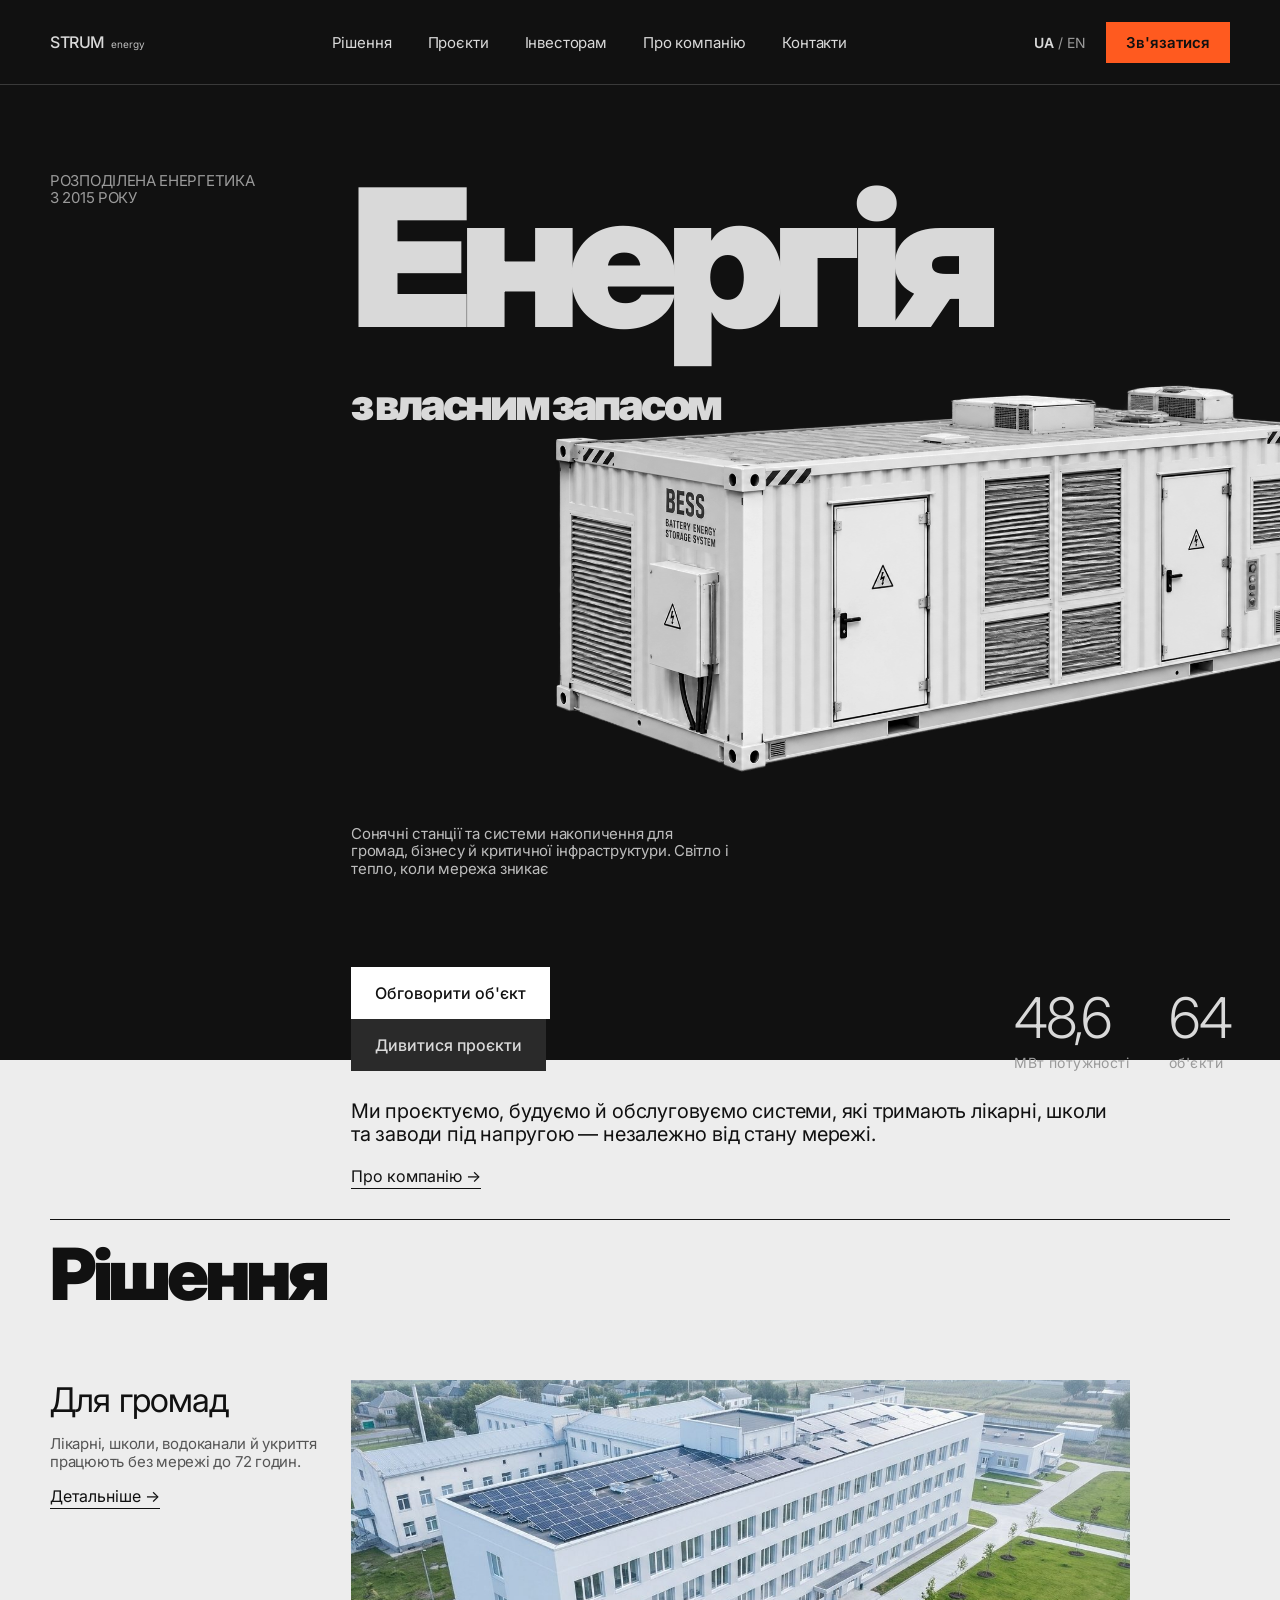
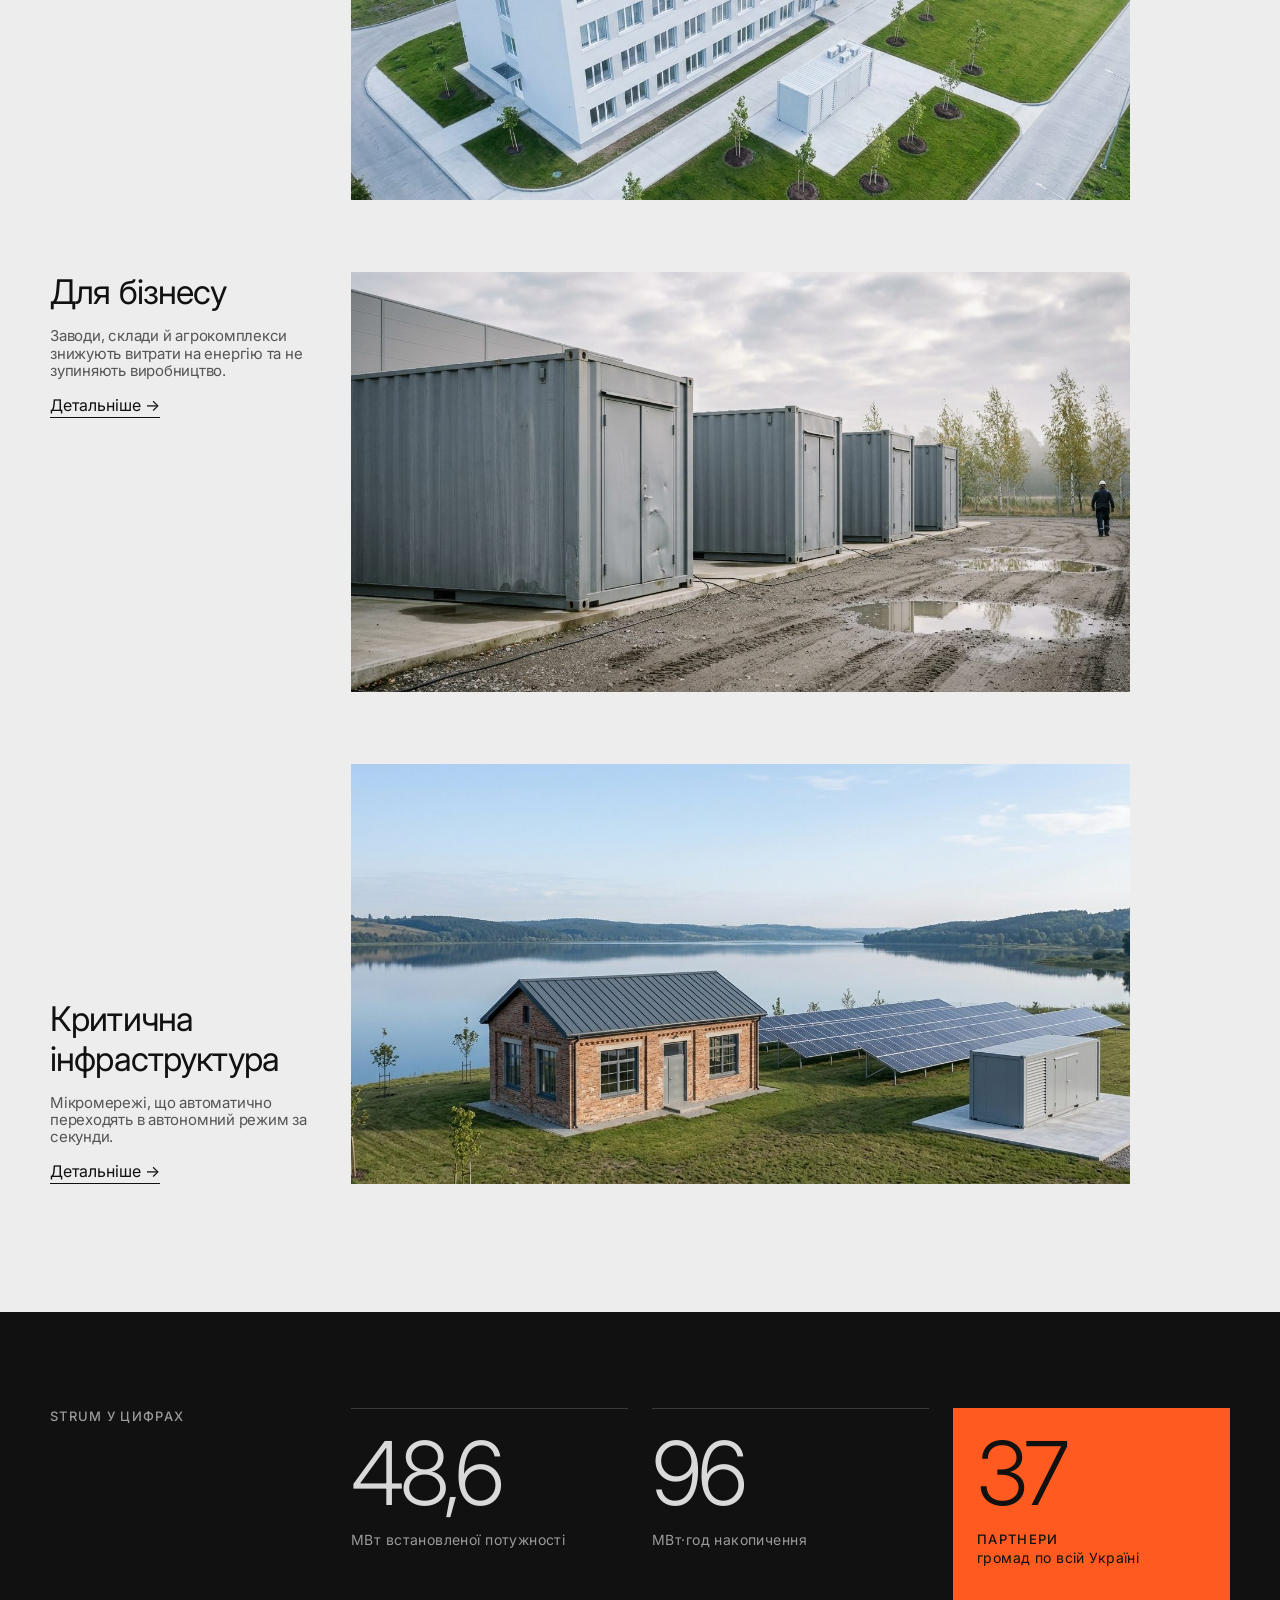
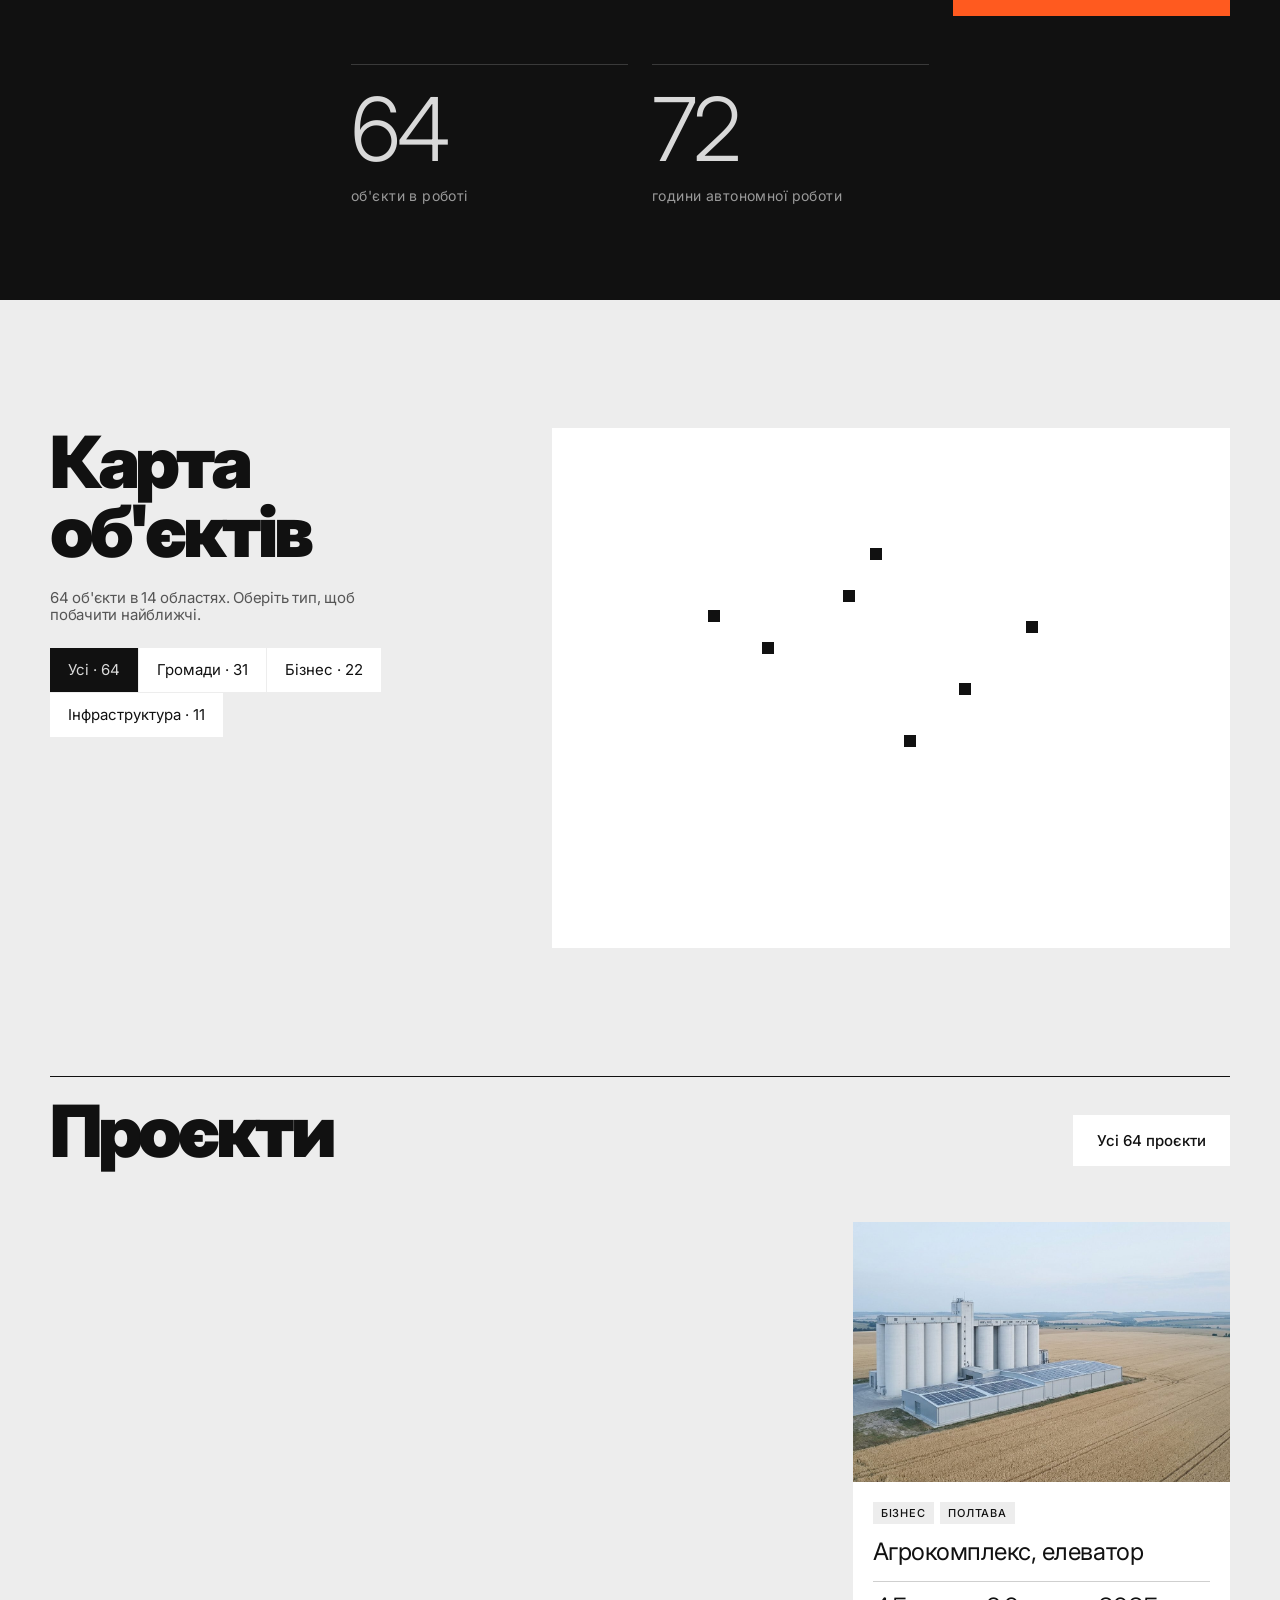
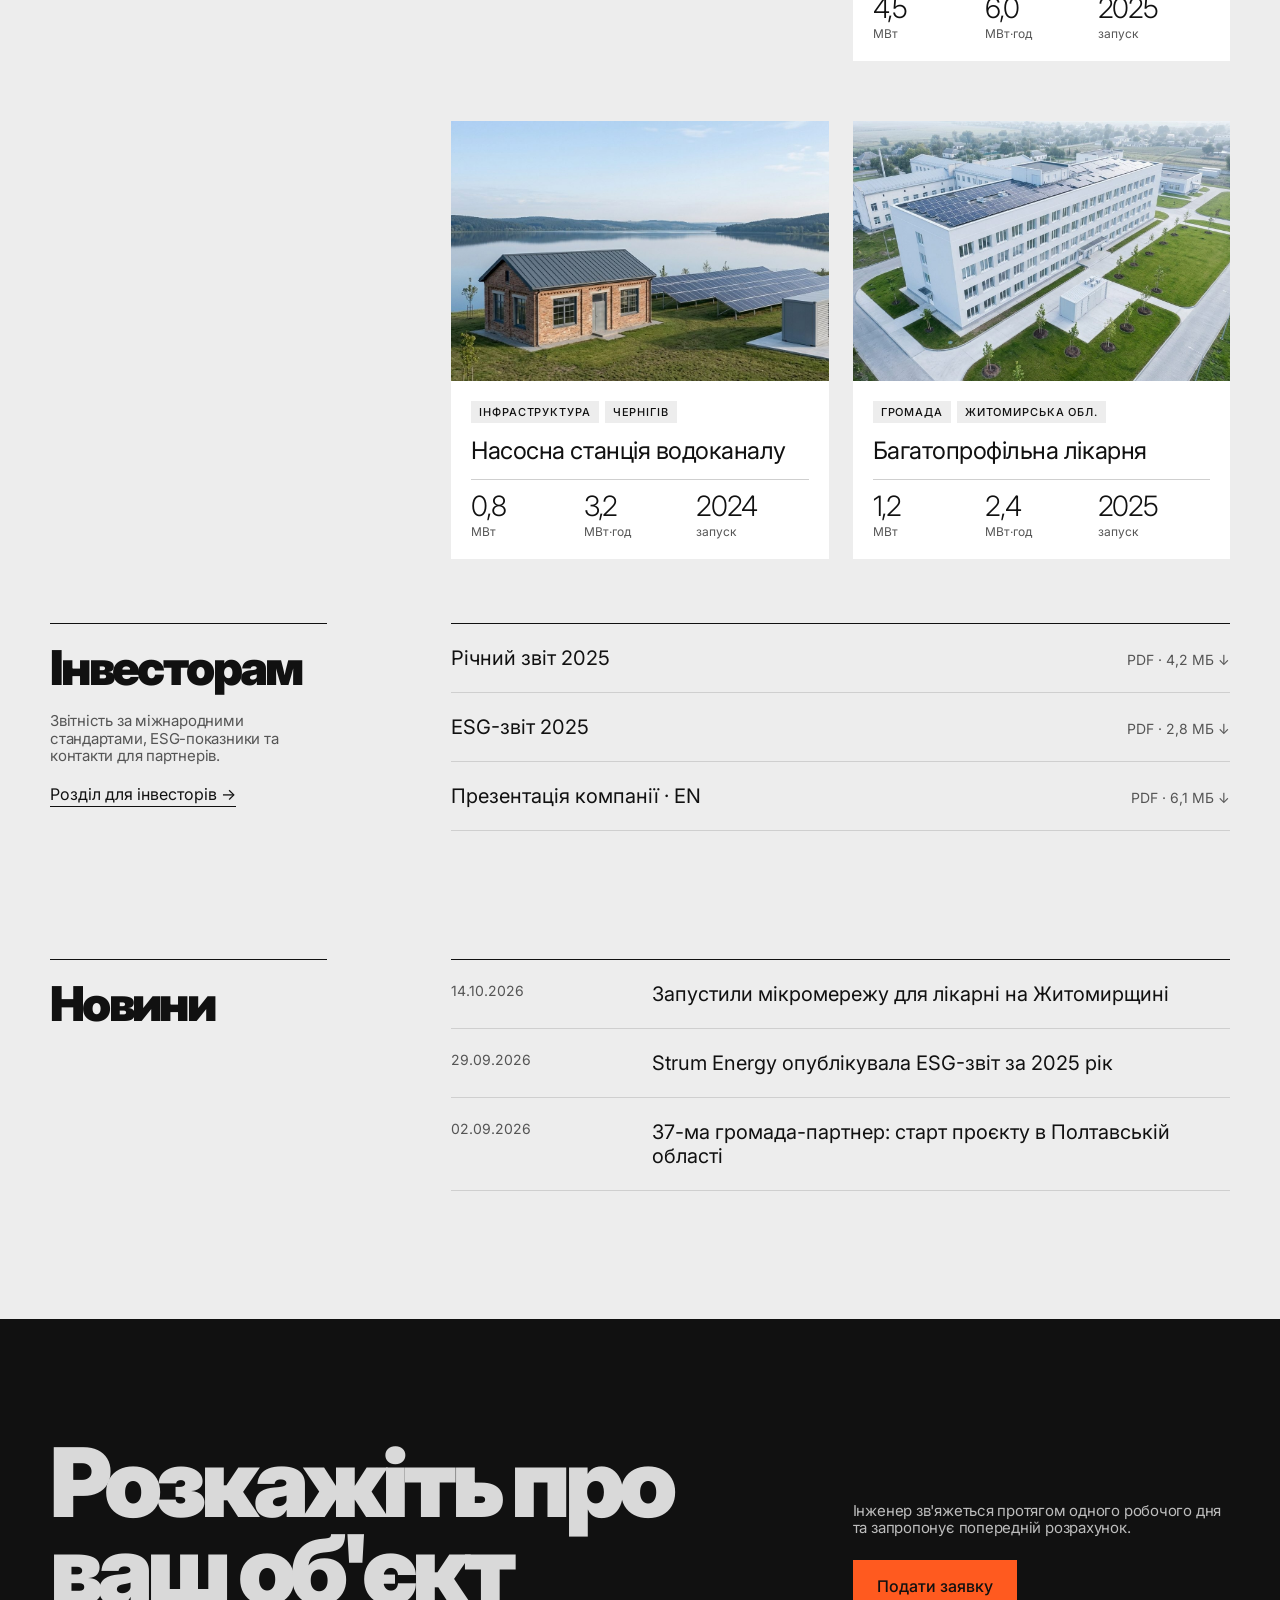
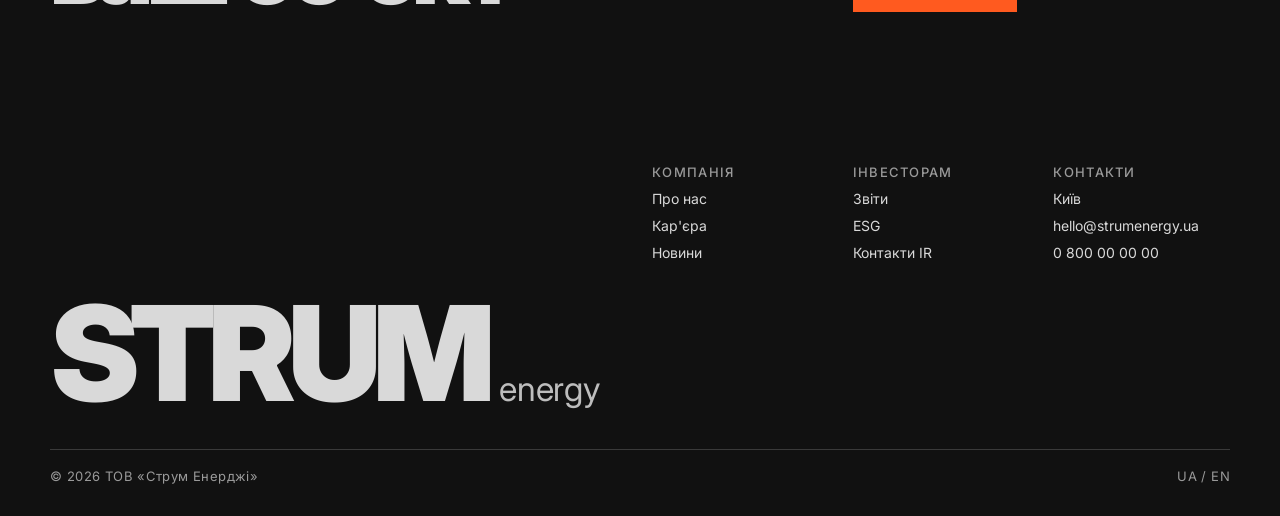
<file: index.html>
<!doctype html>
<html lang="uk">
<head>
<meta charset="utf-8">
<meta name="viewport" content="width=device-width, initial-scale=1">
<title>Strum Energy — розподілена енергетика</title>
<meta name="description" content="Сонячні станції та системи накопичення для громад, бізнесу й критичної інфраструктури.">
<meta property="og:title" content="Strum Energy — розподілена енергетика">
<meta property="og:description" content="Сонячні станції та системи накопичення для громад, бізнесу й критичної інфраструктури.">
<meta property="og:image" content="assets/img/p02-hospital.jpg">
<meta name="theme-color" content="#111111">
<link rel="icon" href="assets/favicon.svg" type="image/svg+xml">
<link rel="preconnect" href="https://fonts.googleapis.com">
<link rel="preconnect" href="https://fonts.gstatic.com" crossorigin>
<link rel="stylesheet" href="https://fonts.googleapis.com/css2?family=Inter:wght@300;400;500;600;700;800;900&amp;display=swap">
<link rel="stylesheet" href="assets/css/styles.css">
<script src="assets/js/main.js" defer></script>
</head>
<body>
<div class="v-d">
<div class="p">

<div class="dk">
<header class="w" style="display:flex;justify-content:space-between;align-items:center;padding-top:20px;padding-bottom:20px;height:85px;box-sizing:border-box;border-bottom:1px solid #3A3A3A">
<a href="#" aria-label="Strum Energy — на головну" style="display:flex;align-items:baseline;gap:6px;text-decoration:none"><span style="font-size:16px;font-weight:500;letter-spacing:-0.03em;line-height:1">STRUM</span><span style="font-size:10px;font-weight:400;color:#BDBDBD">energy</span></a>
<nav class="nav" aria-label="Основна навігація" style="display:flex;gap:36px;font-size:15px;letter-spacing:-0.01em"><a href="solutions-communities.html" style="text-decoration:none;">Рішення</a><a href="projects.html" style="text-decoration:none;">Проєкти</a><a href="investors.html" style="text-decoration:none;">Інвесторам</a><a href="#" style="text-decoration:none;">Про компанію</a><a href="contacts.html" style="text-decoration:none;">Контакти</a></nav>
<div style="display:flex;align-items:center;gap:20px;font-size:14px"><span><b style="font-weight:600">UA</b> <span style="color:#9A9A9A">/ EN</span></span><a href="contacts.html" class="btn bs" style="padding:11px 20px;font-size:15px;font-weight:600">Зв'язатися</a></div>
</header>
<section class="w" style="position:relative;height:975px">
<div class="g" style="padding-top:88px">
<div style="grid-column:1 / span 3;font-size:15px;letter-spacing:-0.02em;line-height:1.1;text-transform:uppercase;color:#9A9A9A">Розподілена енергетика<br>з 2015 року</div>
<div style="grid-column:4 / span 9;position:relative;z-index:1">
<h1 class="hx" style="font-size:192px;letter-spacing:-0.07em">Енергія</h1>
<div style="font-size:44px;font-weight:900;letter-spacing:-0.075em;line-height:1;margin-top:40px">з власним запасом</div>
</div></div>
<img src="assets/img/bess-cutout.png" alt="Контейнер накопичувача енергії Strum" class="abs" style="position: absolute; left: 500px; top: 256px; width: 856px; height: 488px; z-index: 2; display: block; object-fit: cover; object-position: 50% 0%; opacity: 1">
<div class="g" style="position:absolute;left:0;right:0;top:740px;padding:0 50px;box-sizing:border-box;align-items:end">
<div style="grid-column:4 / span 4;display:flex;flex-direction:column;gap:90px">
<p class="bd" style="color:#BDBDBD;max-width:380px">Сонячні станції та системи накопичення для громад, бізнесу й критичної інфраструктури. Світло і тепло, коли мережа зникає</p>
<div class="row0"><a href="contacts.html" class="btn bw">Обговорити об'єкт</a><a href="projects.html" class="btn bg">Дивитися проєкти</a></div>
</div>
<div style="grid-column:9 / span 4;display:flex;gap:40px;justify-content:flex-end">
<div><div class="num" style="font-size:56px">48,6</div><div class="mutd" style="font-size:14px;letter-spacing:0.03em;margin-top:8px">МВт потужності</div></div>
<div><div class="num" style="font-size:56px">64</div><div class="mutd" style="font-size:14px;letter-spacing:0.03em;margin-top:8px">об'єкти</div></div>
</div></div>
</section>
</div>

<section class="rv w g" style="padding-top:40px;padding-bottom:30px">
<div style="grid-column:4 / span 8;display:flex;flex-direction:column;gap:20px">
<p class="bl">Ми проєктуємо, будуємо й обслуговуємо системи, які тримають лікарні, школи та заводи під напругою — незалежно від стану мережі.</p>
<a href="#" class="lk" style="align-self:flex-start;font-size:16px;font-weight:400">Про компанію →</a></div>
</section>

<section class="rv w" style="padding-bottom:128px">
<div class="rl" style="padding-top:20px"><h2 class="h2">Рішення</h2></div>
<div class="g" style="align-items:start;margin-top:72px">
<div style="grid-column:1 / span 3;display:flex;flex-direction:column;gap:16px"><h3 class="h5">Для громад</h3><p class="bd mut">Лікарні, школи, водоканали й укриття працюють без мережі до 72 годин.</p><a href="solutions-communities.html" class="lk" style="align-self:flex-start;font-size:16px;font-weight:400">Детальніше →</a></div>
<img src="assets/img/p02-hospital.jpg" alt="Лікарня з сонячними панелями" style="grid-column:4 / span 8;height:420px;width:100%;display:block;object-fit:cover">
</div>
<div class="g" style="align-items:start;margin-top:72px">
<div style="grid-column:1 / span 3;display:flex;flex-direction:column;gap:16px"><h3 class="h5">Для бізнесу</h3><p class="bd mut">Заводи, склади й агрокомплекси знижують витрати на енергію та не зупиняють виробництво.</p><a href="#" class="lk" style="align-self:flex-start;font-size:16px;font-weight:400">Детальніше →</a></div>
<img src="assets/img/p03-containers.jpg" alt="Накопичувачі на промисловому майданчику" style="grid-column:4 / span 8;height:420px;width:100%;display:block;object-fit:cover">
</div>
<div class="g" style="align-items:end;margin-top:72px">
<div style="grid-column:1 / span 3;display:flex;flex-direction:column;gap:16px"><h3 class="h5">Критична інфраструктура</h3><p class="bd mut">Мікромережі, що автоматично переходять в автономний режим за секунди.</p><a href="#" class="lk" style="align-self:flex-start;font-size:16px;font-weight:400">Детальніше →</a></div>
<img src="assets/img/p04-pumping.jpg" alt="Насосна станція з сонячною станцією" style="grid-column:4 / span 8;height:420px;width:100%;display:block;object-fit:cover">
</div>
</section>

<div class="dk">
<section class="rv w g" style="padding-top:96px;padding-bottom:96px;row-gap:48px">
<div class="lab mutd" style="grid-column:1 / span 3">Strum у цифрах</div>
<div style="grid-column:4 / span 3"><div class="rld" style="padding-top:20px"><div class="num" style="font-size:88px">48,6</div><div class="mutd" style="font-size:14px;letter-spacing:0.03em;margin-top:14px">МВт встановленої потужності</div></div></div>
<div style="grid-column:7 / span 3"><div class="rld" style="padding-top:20px"><div class="num" style="font-size:88px">96</div><div class="mutd" style="font-size:14px;letter-spacing:0.03em;margin-top:14px">МВт·год накопичення</div></div></div>
<div style="grid-column:10 / span 3;background:#FF5A1F;color:#111111;padding:21px 24px 50px;box-sizing:border-box"><div class="num" style="font-size:88px">37</div><div class="lab" style="margin-top:14px">Партнери</div><div style="font-size:14px;letter-spacing:0.03em;margin-top:2px">громад по всій Україні</div></div>
<div style="grid-column:4 / span 3"><div class="rld" style="padding-top:20px"><div class="num" style="font-size:88px">64</div><div class="mutd" style="font-size:14px;letter-spacing:0.03em;margin-top:14px">об'єкти в роботі</div></div></div>
<div style="grid-column:7 / span 3"><div class="rld" style="padding-top:20px"><div class="num" style="font-size:88px">72</div><div class="mutd" style="font-size:14px;letter-spacing:0.03em;margin-top:14px">години автономної роботи</div></div></div>
</section>
</div>

<section class="rv w g" style="padding-top:128px;padding-bottom:128px">
<div style="grid-column:1 / span 4;display:flex;flex-direction:column;gap:24px">
<h2 class="h2">Карта об'єктів</h2>
<p class="bd mut" style="max-width:320px">64 об'єкти в 14 областях. Оберіть тип, щоб побачити найближчі.</p>
<div role="group" aria-label="Фільтр карти" class="chips"><button type="button" class="chip" data-c="tAll" data-on="setTAll">Усі · 64</button><button type="button" class="chip" data-c="tH" data-on="setTH">Громади · 31</button><button type="button" class="chip" data-c="tB" data-on="setTB">Бізнес · 22</button><button type="button" class="chip" data-c="tI" data-on="setTI">Інфраструктура · 11</button></div>
</div>
<div role="img" aria-label="Карта України з точками об'єктів" style="grid-column:6 / span 7;height:520px;background:#FFFFFF;position:relative">
<span class="dot" data-c="dh" style="position:absolute;left:23%;top:35%;width:12px;height:12px;background:#111111"></span><span class="dot" data-c="dh" style="position:absolute;left:31%;top:41%;width:12px;height:12px;background:#111111"></span><span class="dot" data-c="db" style="position:absolute;left:43%;top:31%;width:12px;height:12px;background:#111111"></span><span class="dot" data-c="di" style="position:absolute;left:47%;top:23%;width:12px;height:12px;background:#111111"></span><span class="dot" data-c="dh" style="position:absolute;left:70%;top:37%;width:12px;height:12px;background:#111111"></span><span class="dot" data-c="db" style="position:absolute;left:60%;top:49%;width:12px;height:12px;background:#111111"></span><span class="dot" data-c="di" style="position:absolute;left:52%;top:59%;width:12px;height:12px;background:#111111"></span>
</div>
</section>

<section class="rv w" style="padding-bottom:64px">
<div class="g rl" style="align-items:end;margin-bottom:56px;padding-top:20px"><h2 class="h2" style="grid-column:1 / span 6">Проєкти</h2><div style="grid-column:7 / span 6;display:flex;justify-content:flex-end"><a href="projects.html" class="btn bw" style="font-size:15px">Усі 64 проєкти</a></div></div>
<div class="g" style="row-gap:60px">
<div style="grid-column:9 / span 4"><a href="project-hospital.html" class="card" style="text-decoration:none;background:#FFFFFF;display:flex;flex-direction:column">
<img src="assets/img/p08-elevator.jpg" alt="Агрокомплекс, елеватор" style="height:260px;width:100%;display:block;object-fit:cover">
<div style="padding:20px;display:flex;flex-direction:column;gap:14px">
<div style="display:flex;gap:6px"><span class="tag">Бізнес</span><span class="tag">Полтава</span></div>
<span class="h4">Агрокомплекс, елеватор</span>
<div class="rlg" style="display:grid;grid-template-columns:repeat(3,minmax(0,1fr));padding-top:12px">
<div><div class="num" style="font-size:28px">4,5</div><div style="font-size:12px;color:#555555;margin-top:4px">МВт</div></div>
<div><div class="num" style="font-size:28px">6,0</div><div style="font-size:12px;color:#555555;margin-top:4px">МВт·год</div></div>
<div><div class="num" style="font-size:28px">2025</div><div style="font-size:12px;color:#555555;margin-top:4px">запуск</div></div>
</div></div></a></div>
<div style="grid-column:5 / span 4"><a href="project-hospital.html" class="card" style="text-decoration:none;background:#FFFFFF;display:flex;flex-direction:column">
<img src="assets/img/p04-pumping.jpg" alt="Насосна станція водоканалу" style="height:260px;width:100%;display:block;object-fit:cover">
<div style="padding:20px;display:flex;flex-direction:column;gap:14px">
<div style="display:flex;gap:6px"><span class="tag">Інфраструктура</span><span class="tag">Чернігів</span></div>
<span class="h4">Насосна станція водоканалу</span>
<div class="rlg" style="display:grid;grid-template-columns:repeat(3,minmax(0,1fr));padding-top:12px">
<div><div class="num" style="font-size:28px">0,8</div><div style="font-size:12px;color:#555555;margin-top:4px">МВт</div></div>
<div><div class="num" style="font-size:28px">3,2</div><div style="font-size:12px;color:#555555;margin-top:4px">МВт·год</div></div>
<div><div class="num" style="font-size:28px">2024</div><div style="font-size:12px;color:#555555;margin-top:4px">запуск</div></div>
</div></div></a></div>
<div style="grid-column:9 / span 4"><a href="project-hospital.html" class="card" style="text-decoration:none;background:#FFFFFF;display:flex;flex-direction:column">
<img src="assets/img/p02-hospital.jpg" alt="Багатопрофільна лікарня" style="height:260px;width:100%;display:block;object-fit:cover">
<div style="padding:20px;display:flex;flex-direction:column;gap:14px">
<div style="display:flex;gap:6px"><span class="tag">Громада</span><span class="tag">Житомирська обл.</span></div>
<span class="h4">Багатопрофільна лікарня</span>
<div class="rlg" style="display:grid;grid-template-columns:repeat(3,minmax(0,1fr));padding-top:12px">
<div><div class="num" style="font-size:28px">1,2</div><div style="font-size:12px;color:#555555;margin-top:4px">МВт</div></div>
<div><div class="num" style="font-size:28px">2,4</div><div style="font-size:12px;color:#555555;margin-top:4px">МВт·год</div></div>
<div><div class="num" style="font-size:28px">2025</div><div style="font-size:12px;color:#555555;margin-top:4px">запуск</div></div>
</div></div></a></div>
</div>
</section>

<section class="rv w g" style="padding-bottom:128px">
<div class="sh" style="grid-column:1 / span 3;display:flex;flex-direction:column;gap:20px"><h2 class="h3">Інвесторам</h2><p class="bd mut">Звітність за міжнародними стандартами, ESG-показники та контакти для партнерів.</p><a href="investors.html" class="lk" style="align-self:flex-start;font-size:16px;font-weight:400">Розділ для інвесторів →</a></div>
<div style="grid-column:5 / span 8;display:flex;flex-direction:column">
<a href="#" class="rl" style="display:flex;justify-content:space-between;align-items:baseline;padding:22px 0;text-decoration:none"><span style="font-size:20px">Річний звіт 2025</span><span class="mut" style="font-size:14px">PDF · 4,2 МБ ↓</span></a>
<a href="investors.html" class="rlg" style="display:flex;justify-content:space-between;align-items:baseline;padding:22px 0;text-decoration:none"><span style="font-size:20px">ESG-звіт 2025</span><span class="mut" style="font-size:14px">PDF · 2,8 МБ ↓</span></a>
<a href="#" class="rlg" style="display:flex;justify-content:space-between;align-items:baseline;padding:22px 0;text-decoration:none;border-bottom:1px solid #CFCFCF"><span style="font-size:20px">Презентація компанії · EN</span><span class="mut" style="font-size:14px">PDF · 6,1 МБ ↓</span></a>
</div>
</section>

<section class="rv w g" style="padding-bottom:128px">
<div class="sh" style="grid-column:1 / span 3"><h2 class="h3">Новини</h2></div>
<div style="grid-column:5 / span 8;display:flex;flex-direction:column">
<a href="#" class="rl" style="display:grid;grid-template-columns:repeat(8,minmax(0,1fr));column-gap:24px;padding:22px 0;text-decoration:none"><span class="mut" style="grid-column:span 2;font-size:14px">14.10.2026</span><span style="grid-column:span 6;font-size:20px">Запустили мікромережу для лікарні на Житомирщині</span></a>
<a href="investors.html" class="rlg" style="display:grid;grid-template-columns:repeat(8,minmax(0,1fr));column-gap:24px;padding:22px 0;text-decoration:none"><span class="mut" style="grid-column:span 2;font-size:14px">29.09.2026</span><span style="grid-column:span 6;font-size:20px">Strum Energy опублікувала ESG-звіт за 2025 рік</span></a>
<a href="#" class="rlg" style="display:grid;grid-template-columns:repeat(8,minmax(0,1fr));column-gap:24px;padding:22px 0;text-decoration:none;border-bottom:1px solid #CFCFCF"><span class="mut" style="grid-column:span 2;font-size:14px">02.09.2026</span><span style="grid-column:span 6;font-size:20px">37-ма громада-партнер: старт проєкту в Полтавській області</span></a>
</div>
</section>

<div class="dk">
<section class="rv w g rld" style="padding-top:120px;padding-bottom:96px;border-top:0">
<h2 class="h2" style="grid-column:1 / span 8;font-size:96px;line-height:0.9">Розкажіть про ваш об'єкт</h2>
<div style="grid-column:9 / span 4;display:flex;flex-direction:column;gap:24px;justify-content:flex-end"><p class="bd" style="color:#BDBDBD">Інженер зв'яжеться протягом одного робочого дня та запропонує попередній розрахунок.</p><a href="contacts.html" class="btn bs" style="align-self:flex-start">Подати заявку</a></div>
</section>
<footer class="w" style="padding-top:56px;padding-bottom:32px;display:flex;flex-direction:column;gap:40px">
<div class="g">
<div style="grid-column:7 / span 2;display:flex;flex-direction:column;gap:10px;font-size:14px"><span class="lab mutd">Компанія</span><a href="#" style="text-decoration:none">Про нас</a><a href="#" style="text-decoration:none">Кар'єра</a><a href="#" style="text-decoration:none">Новини</a></div>
<div style="grid-column:9 / span 2;display:flex;flex-direction:column;gap:10px;font-size:14px"><span class="lab mutd">Інвесторам</span><a href="investors.html" style="text-decoration:none">Звіти</a><a href="investors.html" style="text-decoration:none">ESG</a><a href="investors.html" style="text-decoration:none">Контакти IR</a></div>
<div style="grid-column:11 / span 2;display:flex;flex-direction:column;gap:10px;font-size:14px"><span class="lab mutd">Контакти</span><span>Київ</span><a href="mailto:hello@strumenergy.ua" style="text-decoration:none">hello@strumenergy.ua</a><a href="tel:0800000000" style="text-decoration:none">0 800 00 00 00</a></div>
</div>
<div style="display:flex;align-items:baseline;gap:12px"><span style="font-size:132px;font-weight:900;letter-spacing:-0.06em;line-height:0.8">STRUM</span><span style="font-size:34px;font-weight:400;color:#BDBDBD;letter-spacing:-0.01em">energy</span></div>
<div class="rld" style="display:flex;justify-content:space-between;padding-top:18px;font-size:13px;letter-spacing:0.03em;color:#9A9A9A;gap:16px;flex-wrap:wrap"><span>© 2026 ТОВ «Струм Енерджі»</span><span>UA / EN</span></div>
</footer>
</div>

</div>
</div>
<div class="v-m">
<div class="p">

<div class="dk"><header class="w" style="display:flex;justify-content:space-between;align-items:center;padding-top:16px;padding-bottom:16px;border-bottom:1px solid #3A3A3A">
<a href="#" aria-label="Strum Energy — на головну" style="display:flex;align-items:baseline;gap:5px;text-decoration:none"><span style="font-size:16px;font-weight:500;letter-spacing:-0.03em;line-height:1">STRUM</span><span style="font-size:10px;font-weight:400;color:#BDBDBD">energy</span></a>
<div style="display:flex;align-items:center;gap:16px"><span style="font-size:13px"><b style="font-weight:600">UA</b> <span style="color:#9A9A9A">/ EN</span></span>
<a href="#menu" aria-label="Меню" style="width:44px;height:44px;border:0;background:#2A2A2A;display:flex;flex-direction:column;justify-content:center;align-items:center;gap:6px;padding:0;text-decoration:none"><span style="display:block;width:18px;height:2px;background:#D9D9D9"></span><span style="display:block;width:18px;height:2px;background:#D9D9D9"></span></a></div>
</header>
<section class="w" style="padding-top:32px;padding-bottom:40px">
<div class="lab mutd" style="margin-bottom:24px">Розподілена енергетика з 2015 року</div>
<h1 class="hx" style="font-size:84px;position:relative;z-index:1">Енергія</h1>
<div style="font-size:30px;font-weight:900;letter-spacing:-0.07em;line-height:1;margin-top:8px;position:relative;z-index:1">з власним запасом</div>
<img src="assets/img/bess-cutout.png" alt="Контейнер накопичувача енергії Strum" style="display:block;width:100%;height:auto;margin-top:16px">
<p class="bd" style="color:#BDBDBD;margin-top:28px">Сонячні станції та системи накопичення для громад, бізнесу й критичної інфраструктури. Світло і тепло, коли мережа зникає.</p>
<div class="st" style="gap:0;margin-top:24px"><a href="contacts.html" class="btn bw">Обговорити об'єкт</a><a href="projects.html" class="btn bg">Дивитися проєкти</a></div>
<div class="g2" style="margin-top:40px"><div class="rld" style="padding-top:12px"><div class="num" style="font-size:48px">48,6</div><div class="mutd" style="font-size:12px;margin-top:6px">МВт потужності</div></div><div class="rld" style="padding-top:12px"><div class="num" style="font-size:48px">64</div><div class="mutd" style="font-size:12px;margin-top:6px">об'єкти</div></div></div>
</section></div>

<section class="rv w st" style="padding-top:56px;gap:20px">
<p style="margin:0;font-size:22px;font-weight:400;line-height:1.15;letter-spacing:-0.02em">Ми проєктуємо, будуємо й обслуговуємо системи, які тримають лікарні, школи та заводи під напругою — незалежно від стану мережі.</p>
<a href="#" class="lk">Про компанію →</a></section>

<section class="rv w st" style="padding-top:72px;gap:24px;padding-bottom:72px"><h2 class="h2">Рішення</h2><div class="st" style="gap:12px;margin-top:8px"><img src="assets/img/p02-hospital.jpg" alt="Лікарня з сонячними панелями" style="height:220px;width:100%;display:block;object-fit:cover"><span class="h4" style="margin-top:4px">Для громад</span><p class="bd mut">Лікарні, школи, водоканали й укриття працюють без мережі до 72 годин.</p><a href="solutions-communities.html" class="lk">Детальніше →</a></div><div class="st" style="gap:12px;margin-top:8px"><img src="assets/img/p03-containers.jpg" alt="Накопичувачі на промисловому майданчику" style="height:220px;width:100%;display:block;object-fit:cover"><span class="h4" style="margin-top:4px">Для бізнесу</span><p class="bd mut">Заводи, склади й агрокомплекси знижують витрати на енергію та не зупиняють виробництво.</p><a href="#" class="lk">Детальніше →</a></div><div class="st" style="gap:12px;margin-top:8px"><img src="assets/img/p04-pumping.jpg" alt="Насосна станція з сонячною станцією" style="height:220px;width:100%;display:block;object-fit:cover"><span class="h4" style="margin-top:4px">Критична інфраструктура</span><p class="bd mut">Мікромережі, що автоматично переходять в автономний режим за секунди.</p><a href="#" class="lk">Детальніше →</a></div></section>

<div class="dk"><section class="rv w st" style="padding-top:56px;padding-bottom:56px;gap:24px">
<span class="lab mutd">Strum у цифрах</span>
<div class="g2"><div class="rld" style="padding-top:12px"><div class="num" style="font-size:48px">48,6</div><div class="mutd" style="font-size:12px;margin-top:6px">МВт встановленої потужності</div></div><div class="rld" style="padding-top:12px"><div class="num" style="font-size:48px">96</div><div class="mutd" style="font-size:12px;margin-top:6px">МВт·год накопичення</div></div><div class="rld" style="padding-top:12px"><div class="num" style="font-size:48px">64</div><div class="mutd" style="font-size:12px;margin-top:6px">об'єкти в роботі</div></div><div class="rld" style="padding-top:12px"><div class="num" style="font-size:48px">72</div><div class="mutd" style="font-size:12px;margin-top:6px">години автономної роботи</div></div></div>
<div style="background:#FF5A1F;color:#111111;padding:13px 16px 16px"><div class="num" style="font-size:56px">37</div><div style="font-size:12px;margin-top:6px">громад по всій Україні</div><div class="lab" style="margin-top:24px">Партнери</div></div>
</section></div>

<section class="rv w st" style="padding-top:72px;gap:24px"><h2 class="h2">Карта об'єктів</h2><p class="bd mut">64 об'єкти в 14 областях. Оберіть тип, щоб побачити найближчі.</p>
<div role="group" aria-label="Фільтр карти" class="chips"><button type="button" class="chip" data-c="tAll" data-on="setTAll">Усі · 64</button><button type="button" class="chip" data-c="tH" data-on="setTH">Громади · 31</button><button type="button" class="chip" data-c="tB" data-on="setTB">Бізнес · 22</button><button type="button" class="chip" data-c="tI" data-on="setTI">Інфраструктура · 11</button></div>
<div role="img" aria-label="Карта України з точками об'єктів" style="height:260px;background:#FFFFFF;position:relative"><span class="dot" data-c="dh" style="position:absolute;left:23%;top:35%;width:12px;height:12px;background:#111111"></span><span class="dot" data-c="dh" style="position:absolute;left:31%;top:41%;width:12px;height:12px;background:#111111"></span><span class="dot" data-c="db" style="position:absolute;left:43%;top:31%;width:12px;height:12px;background:#111111"></span><span class="dot" data-c="di" style="position:absolute;left:47%;top:23%;width:12px;height:12px;background:#111111"></span><span class="dot" data-c="dh" style="position:absolute;left:70%;top:37%;width:12px;height:12px;background:#111111"></span><span class="dot" data-c="db" style="position:absolute;left:60%;top:49%;width:12px;height:12px;background:#111111"></span><span class="dot" data-c="di" style="position:absolute;left:52%;top:59%;width:12px;height:12px;background:#111111"></span></div></section>

<section class="rv w st" style="padding-top:72px;gap:24px;gap:16px"><h2 class="h2">Проєкти</h2><a href="project-hospital.html" class="card cw" data-c="sb" style="text-decoration:none;background:#FFFFFF;display:flex;flex-direction:column">
<img src="assets/img/p08-elevator.jpg" alt="Агрокомплекс, елеватор" style="height:200px;width:100%;display:block;object-fit:cover">
<div style="padding:16px;display:flex;flex-direction:column;gap:12px">
<div style="display:flex;gap:6px"><span class="tag">Бізнес</span><span class="tag">Полтава</span></div>
<span class="h4">Агрокомплекс, елеватор</span>
<div class="rlg" style="display:grid;grid-template-columns:repeat(3,minmax(0,1fr));padding-top:10px">
<div><div class="num" style="font-size:24px">4,5</div><div style="font-size:11px;color:#555555;margin-top:4px">МВт</div></div>
<div><div class="num" style="font-size:24px">6,0</div><div style="font-size:11px;color:#555555;margin-top:4px">МВт·год</div></div>
<div><div class="num" style="font-size:24px">2025</div><div style="font-size:11px;color:#555555;margin-top:4px">запуск</div></div>
</div></div></a><a href="project-hospital.html" class="card cw" data-c="si" style="text-decoration:none;background:#FFFFFF;display:flex;flex-direction:column">
<img src="assets/img/p04-pumping.jpg" alt="Насосна станція водоканалу" style="height:200px;width:100%;display:block;object-fit:cover">
<div style="padding:16px;display:flex;flex-direction:column;gap:12px">
<div style="display:flex;gap:6px"><span class="tag">Інфраструктура</span><span class="tag">Чернігів</span></div>
<span class="h4">Насосна станція водоканалу</span>
<div class="rlg" style="display:grid;grid-template-columns:repeat(3,minmax(0,1fr));padding-top:10px">
<div><div class="num" style="font-size:24px">0,8</div><div style="font-size:11px;color:#555555;margin-top:4px">МВт</div></div>
<div><div class="num" style="font-size:24px">3,2</div><div style="font-size:11px;color:#555555;margin-top:4px">МВт·год</div></div>
<div><div class="num" style="font-size:24px">2024</div><div style="font-size:11px;color:#555555;margin-top:4px">запуск</div></div>
</div></div></a><a href="project-hospital.html" class="card cw" data-c="sh" style="text-decoration:none;background:#FFFFFF;display:flex;flex-direction:column">
<img src="assets/img/p02-hospital.jpg" alt="Багатопрофільна лікарня" style="height:200px;width:100%;display:block;object-fit:cover">
<div style="padding:16px;display:flex;flex-direction:column;gap:12px">
<div style="display:flex;gap:6px"><span class="tag">Громада</span><span class="tag">Житомирська обл.</span></div>
<span class="h4">Багатопрофільна лікарня</span>
<div class="rlg" style="display:grid;grid-template-columns:repeat(3,minmax(0,1fr));padding-top:10px">
<div><div class="num" style="font-size:24px">1,2</div><div style="font-size:11px;color:#555555;margin-top:4px">МВт</div></div>
<div><div class="num" style="font-size:24px">2,4</div><div style="font-size:11px;color:#555555;margin-top:4px">МВт·год</div></div>
<div><div class="num" style="font-size:24px">2025</div><div style="font-size:11px;color:#555555;margin-top:4px">запуск</div></div>
</div></div></a><a href="projects.html" class="btn bw">Усі 64 проєкти</a></section>

<section class="rv w st" style="padding-top:72px;gap:24px"><h2 class="h2">Інвесторам</h2><p class="bd mut">Звітність за міжнародними стандартами, ESG-показники та контакти для партнерів.</p><a href="investors.html" class="lk">Розділ для інвесторів →</a><div><div class="rl st" style="padding:16px 0;gap:6px"><span class="h4" style="font-size:17px">Річний звіт 2025</span><span class="mut" style="font-size:12px">PDF · 4,2 МБ ↓</span></div><div class="rlg st" style="padding:16px 0;gap:6px"><span class="h4" style="font-size:17px">ESG-звіт 2025</span><span class="mut" style="font-size:12px">PDF · 2,8 МБ ↓</span></div><div class="rlg st" style="padding:16px 0;gap:6px;border-bottom:1px solid #CFCFCF"><span class="h4" style="font-size:17px">Презентація компанії · EN</span><span class="mut" style="font-size:12px">PDF · 6,1 МБ ↓</span></div></div></section>

<section class="rv w st" style="padding-top:72px;gap:24px;padding-bottom:72px"><h2 class="h2">Новини</h2><div><div class="rl st" style="padding:16px 0;gap:6px"><span class="mut" style="font-size:12px">14.10.2026</span><span class="h4" style="font-size:17px">Запустили мікромережу для лікарні на Житомирщині</span></div><div class="rlg st" style="padding:16px 0;gap:6px"><span class="mut" style="font-size:12px">29.09.2026</span><span class="h4" style="font-size:17px">Strum Energy опублікувала ESG-звіт за 2025 рік</span></div><div class="rlg st" style="padding:16px 0;gap:6px;border-bottom:1px solid #CFCFCF"><span class="mut" style="font-size:12px">02.09.2026</span><span class="h4" style="font-size:17px">37-ма громада-партнер: старт проєкту в Полтавській області</span></div></div></section>

<div class="dk"><section class="rv w st" style="padding-top:72px;padding-bottom:56px;gap:24px">
<h2 class="h2" style="font-size:48px">Розкажіть про ваш об'єкт</h2><p class="bd" style="color:#BDBDBD">Інженер зв'яжеться протягом одного робочого дня та запропонує попередній розрахунок.</p><a href="contacts.html" class="btn bs">Подати заявку</a></section><footer class="w" style="padding-top:48px;padding-bottom:24px;display:flex;flex-direction:column;gap:40px">
<div class="g2">
<div class="st" style="gap:10px;font-size:14px"><span class="lab mutd">Компанія</span><a href="#" style="text-decoration:none">Про нас</a><a href="#" style="text-decoration:none">Кар'єра</a><a href="#" style="text-decoration:none">Новини</a></div>
<div class="st" style="gap:10px;font-size:14px"><span class="lab mutd">Інвесторам</span><a href="investors.html" style="text-decoration:none">Звіти</a><a href="investors.html" style="text-decoration:none">ESG</a><a href="investors.html" style="text-decoration:none">Контакти IR</a></div>
<div class="st" style="gap:10px;font-size:14px"><span class="lab mutd">Контакти</span><span>Київ</span><a href="mailto:hello@strumenergy.ua" style="text-decoration:none">hello@strumenergy.ua</a><a href="tel:0800000000" style="text-decoration:none">0 800 00 00 00</a></div>
</div>
<div style="display:flex;align-items:baseline;gap:6px"><span style="font-size:80px;font-weight:900;letter-spacing:-0.06em;line-height:0.8">STRUM</span><span style="font-size:16px;font-weight:500;color:#BDBDBD">energy</span></div>
<div class="rld" style="display:flex;justify-content:space-between;padding-top:16px;font-size:11px;color:#9A9A9A"><span>© 2026 ТОВ «Струм Енерджі»</span><span>UA / EN</span></div>
</footer></div>

</div>
<div id="menu" class="menu" role="dialog" aria-label="Меню"><div style="width: 100%; min-height: 100vh; box-sizing: border-box; background: #111111; color: #D9D9D9; font-family: 'Inter', sans-serif; display: flex; flex-direction: column">
<header style="display: flex; justify-content: space-between; align-items: center; padding: 16px; border-bottom: 1px solid #3A3A3A">
<a href="index.html" aria-label="Strum Energy — на головну" style="display: flex; align-items: baseline; gap: 5px; text-decoration: none"><span style="font-size: 16px; font-weight: 500; letter-spacing: -0.03em; line-height: 1">STRUM</span><span style="font-size: 10px; font-weight: 400; color: #BDBDBD">energy</span></a>
<a href="#" aria-label="Закрити меню" style="width: 44px; height: 44px; background: #2A2A2A; display: flex; align-items: center; justify-content: center; text-decoration: none; font-size: 22px; line-height: 1">×</a>
</header>
<nav aria-label="Основна навігація" style="display: flex; flex-direction: column; padding: 24px 16px 0">
<a href="solutions-communities.html" style="text-decoration: none; font-size: 40px; font-weight: 900; letter-spacing: -0.06em; line-height: 1; padding: 14px 0; border-top: 1px solid #3A3A3A">Рішення</a>
<a href="projects.html" style="text-decoration: none; font-size: 40px; font-weight: 900; letter-spacing: -0.06em; line-height: 1; padding: 14px 0; border-top: 1px solid #3A3A3A">Проєкти</a>
<a href="investors.html" style="text-decoration: none; font-size: 40px; font-weight: 900; letter-spacing: -0.06em; line-height: 1; padding: 14px 0; border-top: 1px solid #3A3A3A">Інвесторам</a>
<a href="#" style="text-decoration: none; font-size: 40px; font-weight: 900; letter-spacing: -0.06em; line-height: 1; padding: 14px 0; border-top: 1px solid #3A3A3A">Про компанію</a>
<a href="contacts.html" style="text-decoration: none; font-size: 40px; font-weight: 900; letter-spacing: -0.06em; line-height: 1; padding: 14px 0; border-top: 1px solid #3A3A3A; border-bottom: 1px solid #3A3A3A">Контакти</a>
</nav>
<div style="margin-top: auto; padding: 16px; display: flex; flex-direction: column; gap: 20px">
<div role="group" aria-label="Мова сайту" style="display: flex; font-size: 14px; font-weight: 500"><a href="#" aria-current="true" style="text-decoration: none; height: 44px; width: 56px; display: flex; align-items: center; justify-content: center; background: #D9D9D9; color: #111111">UA</a><a href="#" style="text-decoration: none; height: 44px; width: 56px; display: flex; align-items: center; justify-content: center; background: #2A2A2A">EN</a></div>
<a href="contacts.html" style="display: block; text-align: center; text-decoration: none; padding: 16px 20px; font-weight: 600; font-size: 15px; background: #FF5A1F; color: #111111">Зв'язатися</a>
</div>
</div></div>
</div>
</body>
</html>
</file>
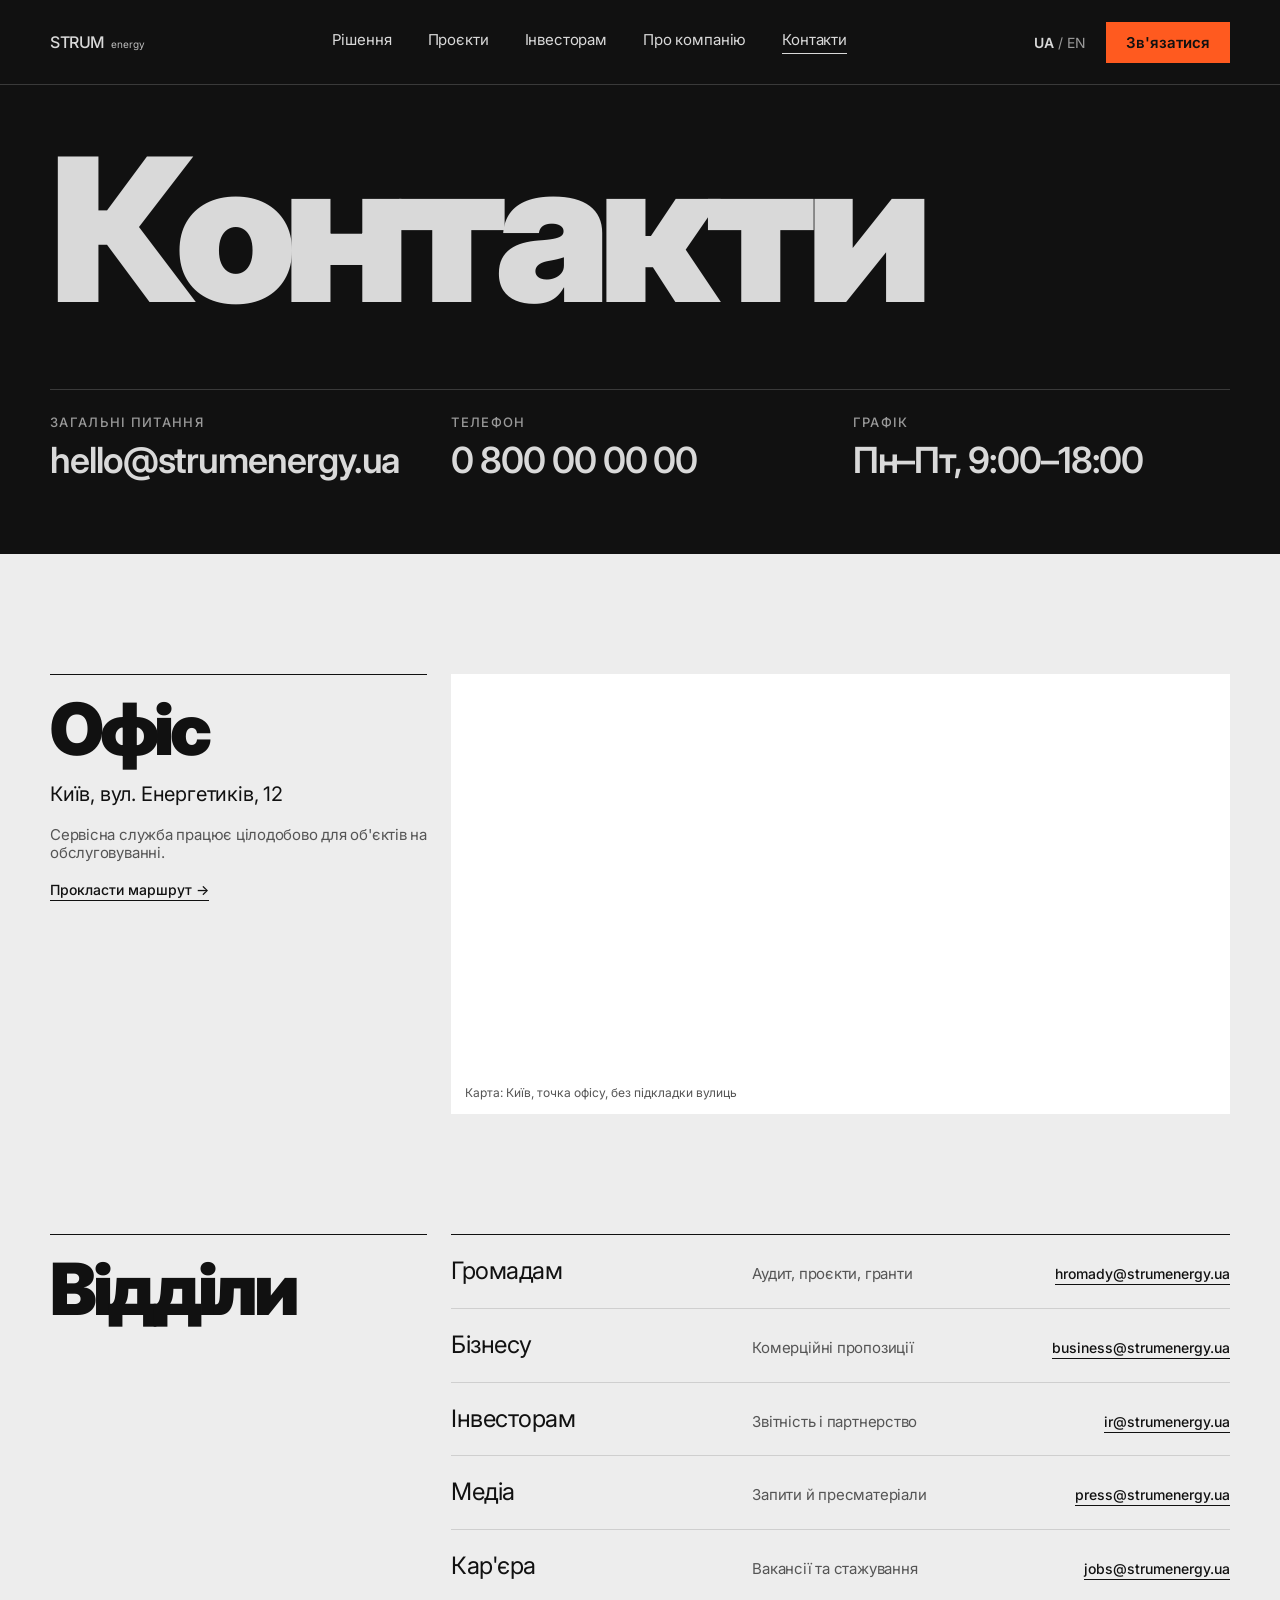
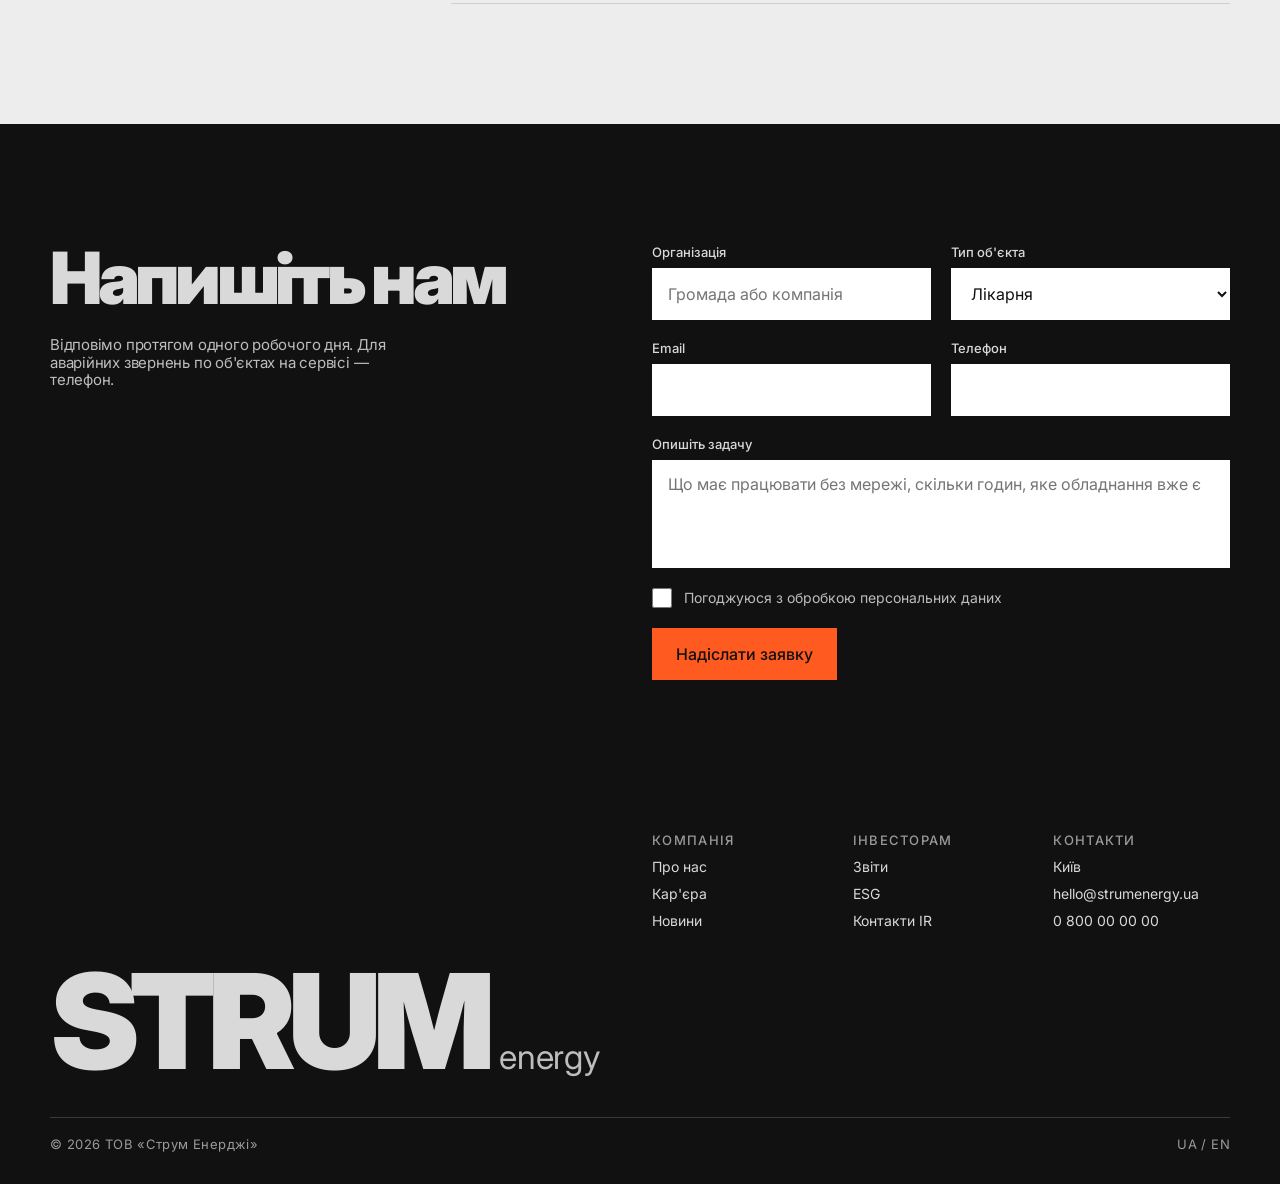
<file: contacts.html>
<!doctype html>
<html lang="uk">
<head>
<meta charset="utf-8">
<meta name="viewport" content="width=device-width, initial-scale=1">
<title>Контакти — Strum Energy</title>
<meta name="description" content="Офіс у Києві, відділи та форма заявки.">
<meta property="og:title" content="Контакти — Strum Energy">
<meta property="og:description" content="Офіс у Києві, відділи та форма заявки.">
<meta property="og:image" content="assets/img/p02-hospital.jpg">
<meta name="theme-color" content="#111111">
<link rel="icon" href="assets/favicon.svg" type="image/svg+xml">
<link rel="preconnect" href="https://fonts.googleapis.com">
<link rel="preconnect" href="https://fonts.gstatic.com" crossorigin>
<link rel="stylesheet" href="https://fonts.googleapis.com/css2?family=Inter:wght@300;400;500;600;700;800;900&amp;display=swap">
<link rel="stylesheet" href="assets/css/styles.css">
<script src="assets/js/main.js" defer></script>
</head>
<body>
<div class="v-d">
<div class="p">

<div class="dk">
<header class="w" style="display:flex;justify-content:space-between;align-items:center;padding-top:20px;padding-bottom:20px;height:85px;box-sizing:border-box;border-bottom:1px solid #3A3A3A">
<a href="index.html" aria-label="Strum Energy — на головну" style="display:flex;align-items:baseline;gap:6px;text-decoration:none"><span style="font-size:16px;font-weight:500;letter-spacing:-0.03em;line-height:1">STRUM</span><span style="font-size:10px;font-weight:400;color:#BDBDBD">energy</span></a>
<nav class="nav" aria-label="Основна навігація" style="display:flex;gap:36px;font-size:15px;letter-spacing:-0.01em"><a href="solutions-communities.html" style="text-decoration:none;">Рішення</a><a href="projects.html" style="text-decoration:none;">Проєкти</a><a href="investors.html" style="text-decoration:none;">Інвесторам</a><a href="#" style="text-decoration:none;">Про компанію</a><a href="#" style="text-decoration:none;border-bottom:1px solid #D9D9D9;padding-bottom:4px" aria-current="page">Контакти</a></nav>
<div style="display:flex;align-items:center;gap:20px;font-size:14px"><span><b style="font-weight:600">UA</b> <span style="color:#9A9A9A">/ EN</span></span><a href="#" class="btn bs" style="padding:11px 20px;font-size:15px;font-weight:600">Зв'язатися</a></div>
</header>
<section class="w" style="padding-top:56px;padding-bottom:72px">
<h1 class="hx" style="font-size:200px">Контакти</h1>
<div class="g rld" style="margin-top:72px;padding-top:24px">
<div style="grid-column:1 / span 4;display:flex;flex-direction:column;gap:8px"><span class="lab mutd">Загальні питання</span><a href="mailto:hello@strumenergy.ua" style="font-size:36px;font-weight:600;letter-spacing:-0.03em;text-decoration:none">hello@strumenergy.ua</a></div>
<div style="grid-column:5 / span 4;display:flex;flex-direction:column;gap:8px"><span class="lab mutd">Телефон</span><a href="tel:0800000000" style="font-size:36px;font-weight:600;letter-spacing:-0.03em;text-decoration:none">0 800 00 00 00</a></div>
<div style="grid-column:9 / span 4;display:flex;flex-direction:column;gap:8px"><span class="lab mutd">Графік</span><span style="font-size:36px;font-weight:600;letter-spacing:-0.03em">Пн–Пт, 9:00–18:00</span></div>
</div>
</section>
</div>

<section class="rv w g" style="padding-top:120px;padding-bottom:120px">
<div class="sh" style="grid-column:1 / span 4;display:flex;flex-direction:column;gap:20px"><h2 class="h2">Офіс</h2>
<p class="bl">Київ, вул. Енергетиків, 12</p><p class="bd mut">Сервісна служба працює цілодобово для об'єктів на обслуговуванні.</p>
<a href="https://www.google.com/maps/search/?api=1&amp;query=Київ" target="_blank" rel="noopener" class="lk" style="align-self:flex-start">Прокласти маршрут →</a></div>
<div class="ph" role="img" aria-label="Місце для карти з офісом" style="grid-column:5 / span 8;height:440px;background:#FFFFFF;color:#555555">Карта: Київ, точка офісу, без підкладки вулиць</div>
</section>

<section class="rv w g" style="padding-bottom:120px">
<h2 class="h2 sh" style="grid-column:1 / span 4">Відділи</h2>
<div style="grid-column:5 / span 8"><div class="rl" style="display:grid;grid-template-columns:repeat(8,minmax(0,1fr));column-gap:24px;padding:22px 0;align-items:baseline"><span class="h4" style="grid-column:span 3">Громадам</span><span class="bd mut" style="grid-column:span 3">Аудит, проєкти, гранти</span><a href="mailto:hromady@strumenergy.ua" class="lk" style="grid-column:span 2;justify-self:end">hromady@strumenergy.ua</a></div><div class="rlg" style="display:grid;grid-template-columns:repeat(8,minmax(0,1fr));column-gap:24px;padding:22px 0;align-items:baseline"><span class="h4" style="grid-column:span 3">Бізнесу</span><span class="bd mut" style="grid-column:span 3">Комерційні пропозиції</span><a href="mailto:business@strumenergy.ua" class="lk" style="grid-column:span 2;justify-self:end">business@strumenergy.ua</a></div><div class="rlg" style="display:grid;grid-template-columns:repeat(8,minmax(0,1fr));column-gap:24px;padding:22px 0;align-items:baseline"><span class="h4" style="grid-column:span 3">Інвесторам</span><span class="bd mut" style="grid-column:span 3">Звітність і партнерство</span><a href="mailto:ir@strumenergy.ua" class="lk" style="grid-column:span 2;justify-self:end">ir@strumenergy.ua</a></div><div class="rlg" style="display:grid;grid-template-columns:repeat(8,minmax(0,1fr));column-gap:24px;padding:22px 0;align-items:baseline"><span class="h4" style="grid-column:span 3">Медіа</span><span class="bd mut" style="grid-column:span 3">Запити й пресматеріали</span><a href="mailto:press@strumenergy.ua" class="lk" style="grid-column:span 2;justify-self:end">press@strumenergy.ua</a></div><div class="rlg" style="display:grid;grid-template-columns:repeat(8,minmax(0,1fr));column-gap:24px;padding:22px 0;align-items:baseline;border-bottom:1px solid #CFCFCF"><span class="h4" style="grid-column:span 3">Кар'єра</span><span class="bd mut" style="grid-column:span 3">Вакансії та стажування</span><a href="mailto:jobs@strumenergy.ua" class="lk" style="grid-column:span 2;justify-self:end">jobs@strumenergy.ua</a></div></div>
</section>

<div class="dk">
<section class="rv w g" style="padding-top:120px;padding-bottom:96px">
<div style="grid-column:1 / span 5;display:flex;flex-direction:column;gap:24px"><h2 class="h2">Напишіть нам</h2><p class="bd" style="color:#BDBDBD;max-width:380px">Відповімо протягом одного робочого дня. Для аварійних звернень по об'єктах на сервісі — телефон.</p></div>
<form  data-c="formCls" style="grid-column:7 / span 6;display:grid;grid-template-columns:repeat(2,minmax(0,1fr));gap:20px">
<div class="fld"><label for="a1">Організація</label><input id="a1" type="text" placeholder="Громада або компанія"></div>
<div class="fld"><label for="a2">Тип об'єкта</label><select id="a2"><option>Лікарня</option><option>Школа</option><option>Водоканал</option><option>Підприємство</option><option>Інше</option></select></div>
<div class="fld"><label for="a3">Email</label><input id="a3" type="email"></div>
<div class="fld"><label for="a4">Телефон</label><input id="a4" type="tel"></div>
<div class="fld" style="grid-column:1 / -1"><label for="a5">Опишіть задачу</label><textarea id="a5" rows="4" placeholder="Що має працювати без мережі, скільки годин, яке обладнання вже є"></textarea></div>
<label style="grid-column:1 / -1;display:flex;align-items:center;gap:12px;font-size:14px;color:#BDBDBD"><input type="checkbox" style="width:20px;height:20px;accent-color:#FF5A1F;margin:0"> Погоджуюся з обробкою персональних даних</label>
<div style="grid-column:1 / -1"><button type="button" class="btn bs" data-on="send" style="border:0;font-family:inherit;cursor:pointer">Надіслати заявку</button></div>
</form><div class="ok" data-c="okCls" style="grid-column:7 / span 6"><span class="lab" style="color:#FF5A1F">Заявку отримано</span><p style="margin:0;font-size:32px;font-weight:400;line-height:1.1;letter-spacing:-0.03em">Дякуємо! Інженер зв'яжеться з вами протягом одного робочого дня.</p><button type="button" class="btn bg" data-on="reset" style="border:0;font-family:inherit;cursor:pointer;align-self:flex-start">Надіслати ще одну</button></div></section>
<footer class="w" style="padding-top:56px;padding-bottom:32px;display:flex;flex-direction:column;gap:40px">
<div class="g">
<div style="grid-column:7 / span 2;display:flex;flex-direction:column;gap:10px;font-size:14px"><span class="lab mutd">Компанія</span><a href="#" style="text-decoration:none">Про нас</a><a href="#" style="text-decoration:none">Кар'єра</a><a href="#" style="text-decoration:none">Новини</a></div>
<div style="grid-column:9 / span 2;display:flex;flex-direction:column;gap:10px;font-size:14px"><span class="lab mutd">Інвесторам</span><a href="investors.html" style="text-decoration:none">Звіти</a><a href="investors.html" style="text-decoration:none">ESG</a><a href="investors.html" style="text-decoration:none">Контакти IR</a></div>
<div style="grid-column:11 / span 2;display:flex;flex-direction:column;gap:10px;font-size:14px"><span class="lab mutd">Контакти</span><span>Київ</span><a href="mailto:hello@strumenergy.ua" style="text-decoration:none">hello@strumenergy.ua</a><a href="tel:0800000000" style="text-decoration:none">0 800 00 00 00</a></div>
</div>
<div style="display:flex;align-items:baseline;gap:12px"><span style="font-size:132px;font-weight:900;letter-spacing:-0.06em;line-height:0.8">STRUM</span><span style="font-size:34px;font-weight:400;color:#BDBDBD;letter-spacing:-0.01em">energy</span></div>
<div class="rld" style="display:flex;justify-content:space-between;padding-top:18px;font-size:13px;letter-spacing:0.03em;color:#9A9A9A;gap:16px;flex-wrap:wrap"><span>© 2026 ТОВ «Струм Енерджі»</span><span>UA / EN</span></div>
</footer>
</div>

</div>
</div>
<div class="v-m">
<div class="p">

<div class="dk"><header class="w" style="display:flex;justify-content:space-between;align-items:center;padding-top:16px;padding-bottom:16px;border-bottom:1px solid #3A3A3A">
<a href="index.html" aria-label="Strum Energy — на головну" style="display:flex;align-items:baseline;gap:5px;text-decoration:none"><span style="font-size:16px;font-weight:500;letter-spacing:-0.03em;line-height:1">STRUM</span><span style="font-size:10px;font-weight:400;color:#BDBDBD">energy</span></a>
<div style="display:flex;align-items:center;gap:16px"><span style="font-size:13px"><b style="font-weight:600">UA</b> <span style="color:#9A9A9A">/ EN</span></span>
<a href="#menu" aria-label="Меню" style="width:44px;height:44px;border:0;background:#2A2A2A;display:flex;flex-direction:column;justify-content:center;align-items:center;gap:6px;padding:0;text-decoration:none"><span style="display:block;width:18px;height:2px;background:#D9D9D9"></span><span style="display:block;width:18px;height:2px;background:#D9D9D9"></span></a></div>
</header>
<section class="w" style="padding-top:32px;padding-bottom:40px">
<h1 class="hx" style="font-size:64px">Контакти</h1>
<div class="st" style="margin-top:32px">
<div class="rld st" style="padding:14px 0;gap:6px"><span class="lab mutd">Загальні питання</span><a href="mailto:hello@strumenergy.ua" style="font-size:24px;font-weight:400;letter-spacing:-0.03em;text-decoration:none">hello@strumenergy.ua</a></div>
<div class="rld st" style="padding:14px 0;gap:6px"><span class="lab mutd">Телефон</span><a href="tel:0800000000" style="font-size:24px;font-weight:400;letter-spacing:-0.03em;text-decoration:none">0 800 00 00 00</a></div>
<div class="rld st" style="padding:14px 0;gap:6px"><span class="lab mutd">Графік</span><span style="font-size:24px;font-weight:400;letter-spacing:-0.03em">Пн–Пт, 9:00–18:00</span></div>
</div></section></div>
<section class="rv w st" style="padding-top:72px;gap:24px"><h2 class="h2">Офіс</h2><p class="bl">Київ, вул. Енергетиків, 12</p><p class="bd mut">Сервісна служба працює цілодобово для об'єктів на обслуговуванні.</p><a href="https://www.google.com/maps/search/?api=1&amp;query=Київ" target="_blank" rel="noopener" class="lk">Прокласти маршрут →</a><div class="ph" role="img" aria-label="Карта з офісом" style="height:240px;background:#FFFFFF;color:#555555">Карта: Київ, точка офісу</div></section>
<section class="rv w st" style="padding-top:72px;gap:24px;padding-bottom:72px"><h2 class="h2">Відділи</h2><div><div class="rl st" style="padding:16px 0;gap:6px"><span class="h4">Громадам</span><span class="bd mut">Аудит, проєкти, гранти</span><a href="mailto:hromady@strumenergy.ua" class="lk" style="margin-top:4px">hromady@strumenergy.ua</a></div><div class="rlg st" style="padding:16px 0;gap:6px"><span class="h4">Бізнесу</span><span class="bd mut">Комерційні пропозиції</span><a href="mailto:business@strumenergy.ua" class="lk" style="margin-top:4px">business@strumenergy.ua</a></div><div class="rlg st" style="padding:16px 0;gap:6px"><span class="h4">Інвесторам</span><span class="bd mut">Звітність і партнерство</span><a href="mailto:ir@strumenergy.ua" class="lk" style="margin-top:4px">ir@strumenergy.ua</a></div><div class="rlg st" style="padding:16px 0;gap:6px"><span class="h4">Медіа</span><span class="bd mut">Запити й пресматеріали</span><a href="mailto:press@strumenergy.ua" class="lk" style="margin-top:4px">press@strumenergy.ua</a></div><div class="rlg st" style="padding:16px 0;gap:6px;border-bottom:1px solid #CFCFCF"><span class="h4">Кар'єра</span><span class="bd mut">Вакансії та стажування</span><a href="mailto:jobs@strumenergy.ua" class="lk" style="margin-top:4px">jobs@strumenergy.ua</a></div></div></section>
<div class="dk"><section class="rv w st" style="padding-top:72px;padding-bottom:56px;gap:24px">
<h2 class="h2">Напишіть нам</h2><p class="bd" style="color:#BDBDBD">Відповімо протягом одного робочого дня. Для аварійних звернень по об'єктах на сервісі — телефон.</p>
<form class="st" data-c="formCls" style="gap:16px">
<div class="fld"><label for="m1">Організація</label><input id="m1" type="text" placeholder="Громада або компанія"></div>
<div class="fld"><label for="m2">Тип об'єкта</label><select id="m2"><option>Лікарня</option><option>Школа</option><option>Водоканал</option><option>Підприємство</option><option>Інше</option></select></div>
<div class="fld"><label for="m3">Email</label><input id="m3" type="email"></div>
<div class="fld"><label for="m4">Телефон</label><input id="m4" type="tel"></div>
<div class="fld"><label for="m5">Опишіть задачу</label><textarea id="m5" rows="4" placeholder="Що має працювати без мережі"></textarea></div>
<label style="display:flex;align-items:flex-start;gap:12px;font-size:13px;color:#BDBDBD"><input type="checkbox" style="width:20px;height:20px;accent-color:#FF5A1F;margin:0;flex:none"> Погоджуюся з обробкою персональних даних</label>
<button type="button" class="btn bs" data-on="send" style="border:0;font-family:inherit;width:100%">Надіслати заявку</button>
</form><div class="ok" data-c="okCls" style=""><span class="lab" style="color:#FF5A1F">Заявку отримано</span><p style="margin:0;font-size:32px;font-weight:400;line-height:1.1;letter-spacing:-0.03em">Дякуємо! Інженер зв'яжеться з вами протягом одного робочого дня.</p><button type="button" class="btn bg" data-on="reset" style="border:0;font-family:inherit;cursor:pointer;align-self:flex-start">Надіслати ще одну</button></div></section><footer class="w" style="padding-top:48px;padding-bottom:24px;display:flex;flex-direction:column;gap:40px">
<div class="g2">
<div class="st" style="gap:10px;font-size:14px"><span class="lab mutd">Компанія</span><a href="#" style="text-decoration:none">Про нас</a><a href="#" style="text-decoration:none">Кар'єра</a><a href="#" style="text-decoration:none">Новини</a></div>
<div class="st" style="gap:10px;font-size:14px"><span class="lab mutd">Інвесторам</span><a href="investors.html" style="text-decoration:none">Звіти</a><a href="investors.html" style="text-decoration:none">ESG</a><a href="investors.html" style="text-decoration:none">Контакти IR</a></div>
<div class="st" style="gap:10px;font-size:14px"><span class="lab mutd">Контакти</span><span>Київ</span><a href="mailto:hello@strumenergy.ua" style="text-decoration:none">hello@strumenergy.ua</a><a href="tel:0800000000" style="text-decoration:none">0 800 00 00 00</a></div>
</div>
<div style="display:flex;align-items:baseline;gap:6px"><span style="font-size:80px;font-weight:900;letter-spacing:-0.06em;line-height:0.8">STRUM</span><span style="font-size:16px;font-weight:500;color:#BDBDBD">energy</span></div>
<div class="rld" style="display:flex;justify-content:space-between;padding-top:16px;font-size:11px;color:#9A9A9A"><span>© 2026 ТОВ «Струм Енерджі»</span><span>UA / EN</span></div>
</footer></div>

</div>
<div id="menu" class="menu" role="dialog" aria-label="Меню"><div style="width: 100%; min-height: 100vh; box-sizing: border-box; background: #111111; color: #D9D9D9; font-family: 'Inter', sans-serif; display: flex; flex-direction: column">
<header style="display: flex; justify-content: space-between; align-items: center; padding: 16px; border-bottom: 1px solid #3A3A3A">
<a href="index.html" aria-label="Strum Energy — на головну" style="display: flex; align-items: baseline; gap: 5px; text-decoration: none"><span style="font-size: 16px; font-weight: 500; letter-spacing: -0.03em; line-height: 1">STRUM</span><span style="font-size: 10px; font-weight: 400; color: #BDBDBD">energy</span></a>
<a href="#" aria-label="Закрити меню" style="width: 44px; height: 44px; background: #2A2A2A; display: flex; align-items: center; justify-content: center; text-decoration: none; font-size: 22px; line-height: 1">×</a>
</header>
<nav aria-label="Основна навігація" style="display: flex; flex-direction: column; padding: 24px 16px 0">
<a href="solutions-communities.html" style="text-decoration: none; font-size: 40px; font-weight: 900; letter-spacing: -0.06em; line-height: 1; padding: 14px 0; border-top: 1px solid #3A3A3A">Рішення</a>
<a href="projects.html" style="text-decoration: none; font-size: 40px; font-weight: 900; letter-spacing: -0.06em; line-height: 1; padding: 14px 0; border-top: 1px solid #3A3A3A">Проєкти</a>
<a href="investors.html" style="text-decoration: none; font-size: 40px; font-weight: 900; letter-spacing: -0.06em; line-height: 1; padding: 14px 0; border-top: 1px solid #3A3A3A">Інвесторам</a>
<a href="#" style="text-decoration: none; font-size: 40px; font-weight: 900; letter-spacing: -0.06em; line-height: 1; padding: 14px 0; border-top: 1px solid #3A3A3A">Про компанію</a>
<a href="contacts.html" style="text-decoration: none; font-size: 40px; font-weight: 900; letter-spacing: -0.06em; line-height: 1; padding: 14px 0; border-top: 1px solid #3A3A3A; border-bottom: 1px solid #3A3A3A">Контакти</a>
</nav>
<div style="margin-top: auto; padding: 16px; display: flex; flex-direction: column; gap: 20px">
<div role="group" aria-label="Мова сайту" style="display: flex; font-size: 14px; font-weight: 500"><a href="#" aria-current="true" style="text-decoration: none; height: 44px; width: 56px; display: flex; align-items: center; justify-content: center; background: #D9D9D9; color: #111111">UA</a><a href="#" style="text-decoration: none; height: 44px; width: 56px; display: flex; align-items: center; justify-content: center; background: #2A2A2A">EN</a></div>
<a href="contacts.html" style="display: block; text-align: center; text-decoration: none; padding: 16px 20px; font-weight: 600; font-size: 15px; background: #FF5A1F; color: #111111">Зв'язатися</a>
</div>
</div></div>
</div>
</body>
</html>
</file>
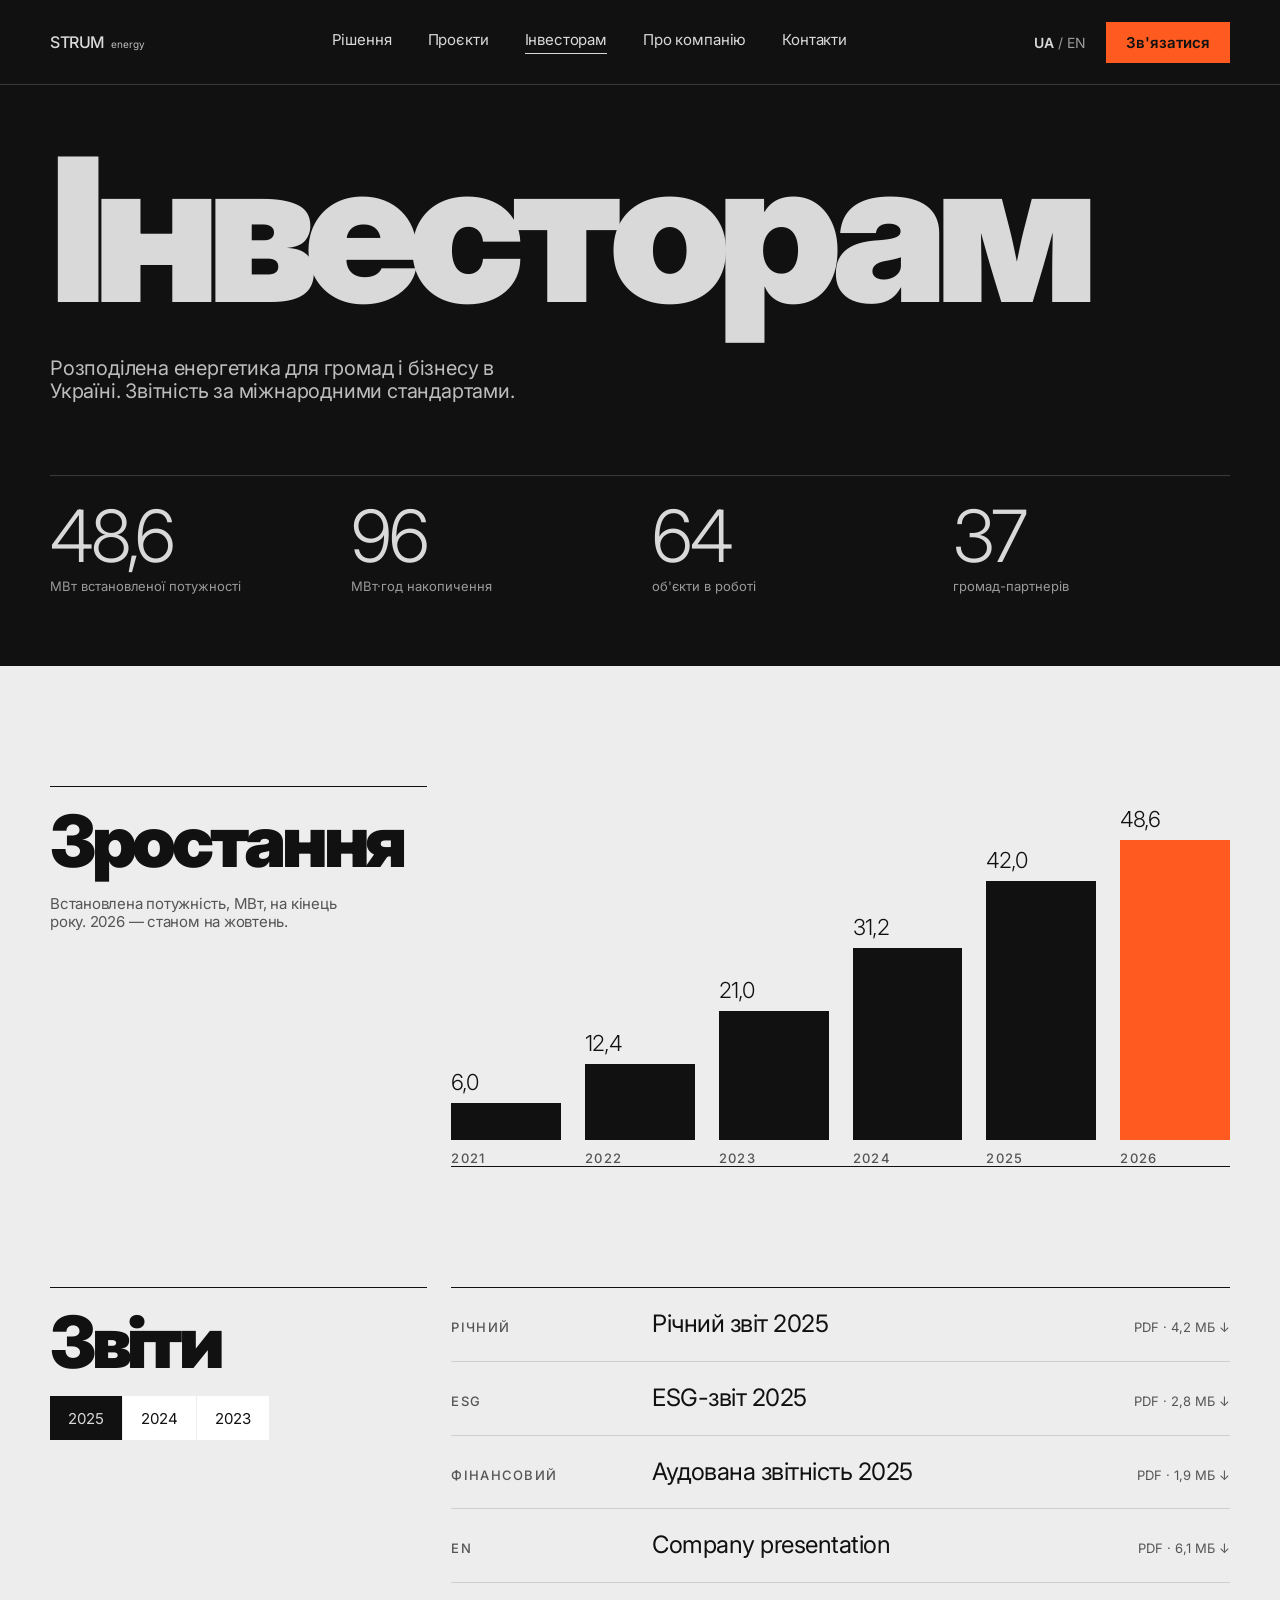
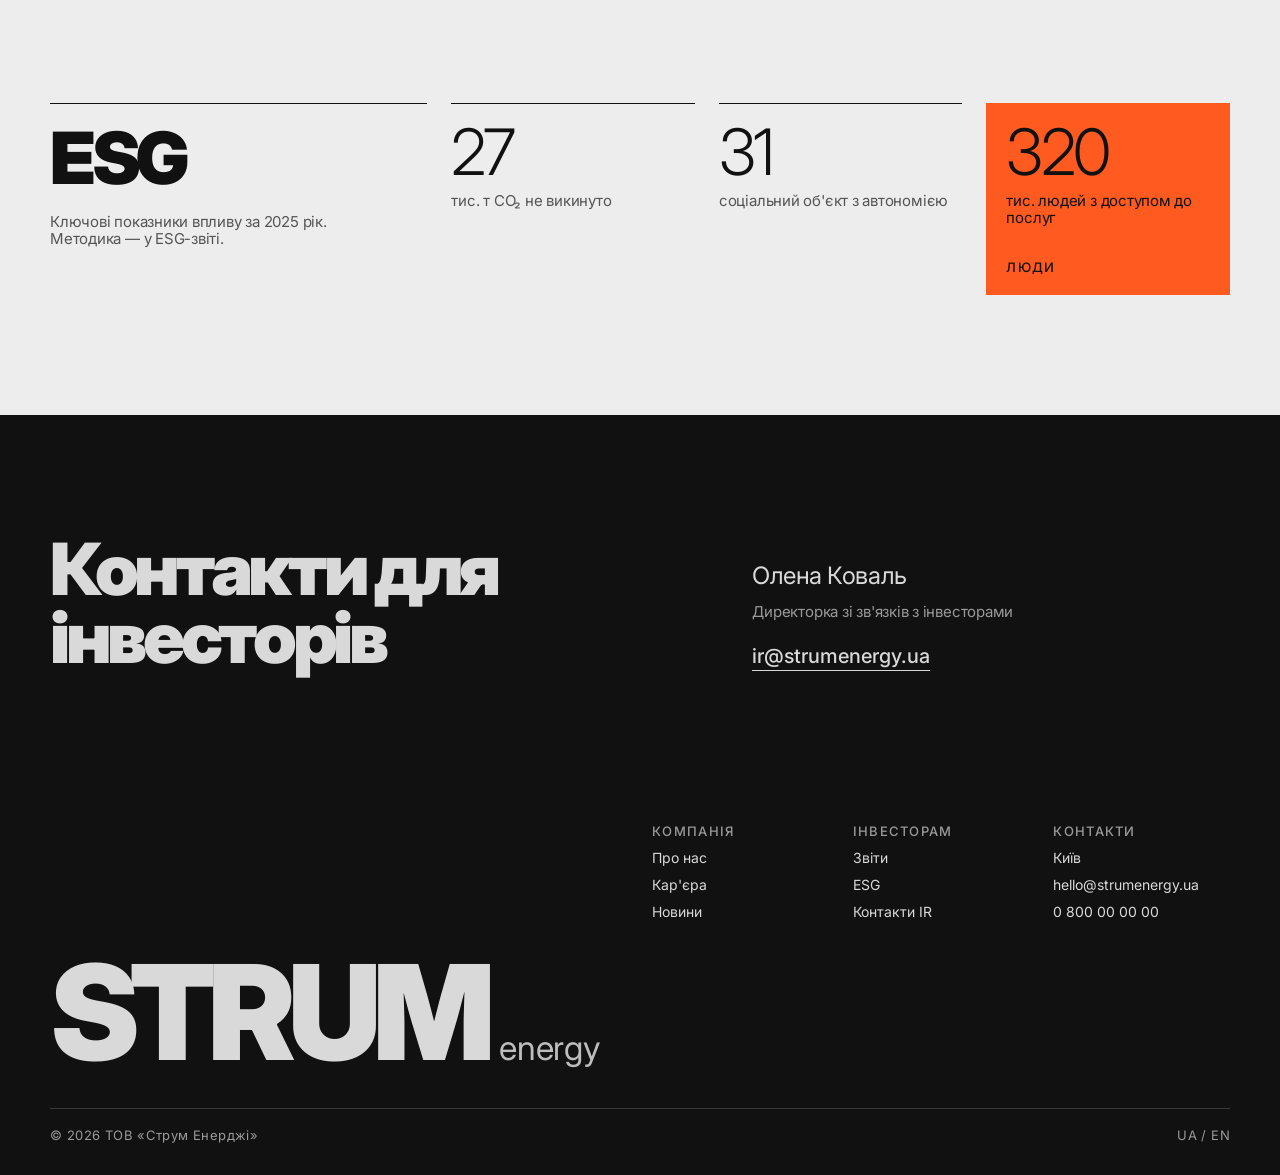
<file: investors.html>
<!doctype html>
<html lang="uk">
<head>
<meta charset="utf-8">
<meta name="viewport" content="width=device-width, initial-scale=1">
<title>Інвесторам — Strum Energy</title>
<meta name="description" content="Ключові показники, звітність і ESG.">
<meta property="og:title" content="Інвесторам — Strum Energy">
<meta property="og:description" content="Ключові показники, звітність і ESG.">
<meta property="og:image" content="assets/img/p02-hospital.jpg">
<meta name="theme-color" content="#111111">
<link rel="icon" href="assets/favicon.svg" type="image/svg+xml">
<link rel="preconnect" href="https://fonts.googleapis.com">
<link rel="preconnect" href="https://fonts.gstatic.com" crossorigin>
<link rel="stylesheet" href="https://fonts.googleapis.com/css2?family=Inter:wght@300;400;500;600;700;800;900&amp;display=swap">
<link rel="stylesheet" href="assets/css/styles.css">
<script src="assets/js/main.js" defer></script>
</head>
<body>
<div class="v-d">
<div class="p">

<div class="dk">
<header class="w" style="display:flex;justify-content:space-between;align-items:center;padding-top:20px;padding-bottom:20px;height:85px;box-sizing:border-box;border-bottom:1px solid #3A3A3A">
<a href="index.html" aria-label="Strum Energy — на головну" style="display:flex;align-items:baseline;gap:6px;text-decoration:none"><span style="font-size:16px;font-weight:500;letter-spacing:-0.03em;line-height:1">STRUM</span><span style="font-size:10px;font-weight:400;color:#BDBDBD">energy</span></a>
<nav class="nav" aria-label="Основна навігація" style="display:flex;gap:36px;font-size:15px;letter-spacing:-0.01em"><a href="solutions-communities.html" style="text-decoration:none;">Рішення</a><a href="projects.html" style="text-decoration:none;">Проєкти</a><a href="#" style="text-decoration:none;border-bottom:1px solid #D9D9D9;padding-bottom:4px" aria-current="page">Інвесторам</a><a href="#" style="text-decoration:none;">Про компанію</a><a href="contacts.html" style="text-decoration:none;">Контакти</a></nav>
<div style="display:flex;align-items:center;gap:20px;font-size:14px"><span><b style="font-weight:600">UA</b> <span style="color:#9A9A9A">/ EN</span></span><a href="contacts.html" class="btn bs" style="padding:11px 20px;font-size:15px;font-weight:600">Зв'язатися</a></div>
</header>
<section class="w" style="padding-top:56px;padding-bottom:72px">
<div class="g" style="align-items:end">
<h1 class="hx" style="grid-column:1 / span 12;font-size:200px">Інвесторам</h1>
<p class="bl" style="grid-column:1 / span 5;color:#BDBDBD;margin-top:40px">Розподілена енергетика для громад і бізнесу в Україні. Звітність за міжнародними стандартами.</p>
</div>
<div class="g rld" style="margin-top:72px;padding-top:24px">
<div style="grid-column:span 3"><div class="num" style="font-size:72px">48,6</div><div class="mutd" style="font-size:13px;margin-top:6px">МВт встановленої потужності</div></div>
<div style="grid-column:span 3"><div class="num" style="font-size:72px">96</div><div class="mutd" style="font-size:13px;margin-top:6px">МВт·год накопичення</div></div>
<div style="grid-column:span 3"><div class="num" style="font-size:72px">64</div><div class="mutd" style="font-size:13px;margin-top:6px">об'єкти в роботі</div></div>
<div style="grid-column:span 3"><div class="num" style="font-size:72px">37</div><div class="mutd" style="font-size:13px;margin-top:6px">громад-партнерів</div></div>
</div>
</section>
</div>

<section class="rv w g" style="padding-top:120px;padding-bottom:120px">
<div class="sh" style="grid-column:1 / span 4;display:flex;flex-direction:column;gap:20px"><h2 class="h2">Зростання</h2><p class="bd mut" style="max-width:300px">Встановлена потужність, МВт, на кінець року. 2026 — станом на жовтень.</p></div>
<div role="img" aria-label="Стовпчикова діаграма встановленої потужності: 2021 — 6 МВт, 2022 — 12,4, 2023 — 21, 2024 — 31,2, 2025 — 42, 2026 — 48,6" style="grid-column:5 / span 8;height:380px;display:flex;gap:24px;align-items:flex-end;border-bottom:1px solid #111111;padding-bottom:0"><div style="flex:1;display:flex;flex-direction:column;justify-content:flex-end;gap:10px;height:100%"><span class="num" style="font-size:22px">6,0</span><div class="bar" style="height:37px;background:#111111"></div><span class="lab mut">2021</span></div><div style="flex:1;display:flex;flex-direction:column;justify-content:flex-end;gap:10px;height:100%"><span class="num" style="font-size:22px">12,4</span><div class="bar" style="height:76px;background:#111111"></div><span class="lab mut">2022</span></div><div style="flex:1;display:flex;flex-direction:column;justify-content:flex-end;gap:10px;height:100%"><span class="num" style="font-size:22px">21,0</span><div class="bar" style="height:129px;background:#111111"></div><span class="lab mut">2023</span></div><div style="flex:1;display:flex;flex-direction:column;justify-content:flex-end;gap:10px;height:100%"><span class="num" style="font-size:22px">31,2</span><div class="bar" style="height:192px;background:#111111"></div><span class="lab mut">2024</span></div><div style="flex:1;display:flex;flex-direction:column;justify-content:flex-end;gap:10px;height:100%"><span class="num" style="font-size:22px">42,0</span><div class="bar" style="height:259px;background:#111111"></div><span class="lab mut">2025</span></div><div style="flex:1;display:flex;flex-direction:column;justify-content:flex-end;gap:10px;height:100%"><span class="num" style="font-size:22px">48,6</span><div class="bar" style="height:300px;background:#FF5A1F"></div><span class="lab mut">2026</span></div></div>
</section>

<section class="rv w g" style="padding-bottom:120px">
<div class="sh" style="grid-column:1 / span 4;display:flex;flex-direction:column;gap:20px"><h2 class="h2">Звіти</h2>
<div role="group" aria-label="Рік" class="chips"><button type="button" class="chip" data-c="y25" data-on="setY25">2025</button><button type="button" class="chip" data-c="y24" data-on="setY24">2024</button><button type="button" class="chip" data-c="y23" data-on="setY23">2023</button></div></div>
<div style="grid-column:5 / span 8;display:flex;flex-direction:column">
<div class="vw" data-c="r25"><a href="#" class="rl" style="display:grid;grid-template-columns:repeat(8,minmax(0,1fr));column-gap:24px;padding:22px 0;text-decoration:none;align-items:baseline"><span class="lab mut" style="grid-column:span 2">Річний</span><span class="h4" style="grid-column:span 4">Річний звіт 2025</span><span class="mut" style="grid-column:span 2;text-align:right;font-size:13px">PDF · 4,2 МБ ↓</span></a>
<a href="#" class="rlg" style="display:grid;grid-template-columns:repeat(8,minmax(0,1fr));column-gap:24px;padding:22px 0;text-decoration:none;align-items:baseline"><span class="lab mut" style="grid-column:span 2">ESG</span><span class="h4" style="grid-column:span 4">ESG-звіт 2025</span><span class="mut" style="grid-column:span 2;text-align:right;font-size:13px">PDF · 2,8 МБ ↓</span></a>
<a href="#" class="rlg" style="display:grid;grid-template-columns:repeat(8,minmax(0,1fr));column-gap:24px;padding:22px 0;text-decoration:none;align-items:baseline"><span class="lab mut" style="grid-column:span 2">Фінансовий</span><span class="h4" style="grid-column:span 4">Аудована звітність 2025</span><span class="mut" style="grid-column:span 2;text-align:right;font-size:13px">PDF · 1,9 МБ ↓</span></a>
<a href="#" class="rlg" style="display:grid;grid-template-columns:repeat(8,minmax(0,1fr));column-gap:24px;padding:22px 0;text-decoration:none;align-items:baseline;border-bottom:1px solid #CFCFCF"><span class="lab mut" style="grid-column:span 2">EN</span><span class="h4" style="grid-column:span 4">Company presentation</span><span class="mut" style="grid-column:span 2;text-align:right;font-size:13px">PDF · 6,1 МБ ↓</span></a></div><div class="vw" data-c="r24"><a href="#" class="rl" style="display:grid;grid-template-columns:repeat(8,minmax(0,1fr));column-gap:24px;padding:22px 0;text-decoration:none;align-items:baseline"><span class="lab mut" style="grid-column:span 2">Річний</span><span class="h4" style="grid-column:span 4">Річний звіт 2024</span><span class="mut" style="grid-column:span 2;text-align:right;font-size:13px">PDF · 3,9 МБ ↓</span></a>
<a href="#" class="rlg" style="display:grid;grid-template-columns:repeat(8,minmax(0,1fr));column-gap:24px;padding:22px 0;text-decoration:none;align-items:baseline"><span class="lab mut" style="grid-column:span 2">ESG</span><span class="h4" style="grid-column:span 4">ESG-звіт 2024</span><span class="mut" style="grid-column:span 2;text-align:right;font-size:13px">PDF · 2,5 МБ ↓</span></a>
<a href="#" class="rlg" style="display:grid;grid-template-columns:repeat(8,minmax(0,1fr));column-gap:24px;padding:22px 0;text-decoration:none;align-items:baseline"><span class="lab mut" style="grid-column:span 2">Фінансовий</span><span class="h4" style="grid-column:span 4">Аудована звітність 2024</span><span class="mut" style="grid-column:span 2;text-align:right;font-size:13px">PDF · 1,7 МБ ↓</span></a>
<a href="#" class="rlg" style="display:grid;grid-template-columns:repeat(8,minmax(0,1fr));column-gap:24px;padding:22px 0;text-decoration:none;align-items:baseline;border-bottom:1px solid #CFCFCF"><span class="lab mut" style="grid-column:span 2">EN</span><span class="h4" style="grid-column:span 4">Company presentation</span><span class="mut" style="grid-column:span 2;text-align:right;font-size:13px">PDF · 5,8 МБ ↓</span></a></div><div class="vw" data-c="r23"><a href="#" class="rl" style="display:grid;grid-template-columns:repeat(8,minmax(0,1fr));column-gap:24px;padding:22px 0;text-decoration:none;align-items:baseline"><span class="lab mut" style="grid-column:span 2">Річний</span><span class="h4" style="grid-column:span 4">Річний звіт 2023</span><span class="mut" style="grid-column:span 2;text-align:right;font-size:13px">PDF · 3,4 МБ ↓</span></a>
<a href="#" class="rlg" style="display:grid;grid-template-columns:repeat(8,minmax(0,1fr));column-gap:24px;padding:22px 0;text-decoration:none;align-items:baseline"><span class="lab mut" style="grid-column:span 2">ESG</span><span class="h4" style="grid-column:span 4">ESG-звіт 2023</span><span class="mut" style="grid-column:span 2;text-align:right;font-size:13px">PDF · 2,1 МБ ↓</span></a>
<a href="#" class="rlg" style="display:grid;grid-template-columns:repeat(8,minmax(0,1fr));column-gap:24px;padding:22px 0;text-decoration:none;align-items:baseline"><span class="lab mut" style="grid-column:span 2">Фінансовий</span><span class="h4" style="grid-column:span 4">Аудована звітність 2023</span><span class="mut" style="grid-column:span 2;text-align:right;font-size:13px">PDF · 1,6 МБ ↓</span></a>
<a href="#" class="rlg" style="display:grid;grid-template-columns:repeat(8,minmax(0,1fr));column-gap:24px;padding:22px 0;text-decoration:none;align-items:baseline;border-bottom:1px solid #CFCFCF"><span class="lab mut" style="grid-column:span 2">EN</span><span class="h4" style="grid-column:span 4">Company presentation</span><span class="mut" style="grid-column:span 2;text-align:right;font-size:13px">PDF · 5,2 МБ ↓</span></a></div>
</div>
</section>

<section class="rv w g" style="padding-bottom:120px">
<div class="sh" style="grid-column:1 / span 4;display:flex;flex-direction:column;gap:20px"><h2 class="h2">ESG</h2><p class="bd mut" style="max-width:300px">Ключові показники впливу за 2025 рік. Методика — у ESG-звіті.</p></div>
<div style="grid-column:5 / span 8;display:grid;grid-template-columns:repeat(3,minmax(0,1fr));gap:24px">
<div class="rl" style="padding-top:16px"><div class="num" style="font-size:64px">27</div><div class="bd mut" style="margin-top:8px">тис. т CO₂ не викинуто</div></div>
<div class="rl" style="padding-top:16px"><div class="num" style="font-size:64px">31</div><div class="bd mut" style="margin-top:8px">соціальний об'єкт з автономією</div></div>
<div style="background:#FF5A1F;padding:17px 20px 20px;box-sizing:border-box"><div class="num" style="font-size:64px">320</div><div class="bd" style="margin-top:8px">тис. людей з доступом до послуг</div><div class="lab" style="margin-top:32px">Люди</div></div>
</div>
</section>

<div class="dk">
<section class="rv w g" style="padding-top:120px;padding-bottom:96px">
<h2 class="h2" style="grid-column:1 / span 6">Контакти для інвесторів</h2>
<div style="grid-column:8 / span 5;display:flex;flex-direction:column;gap:12px;justify-content:flex-end">
<span class="h4">Олена Коваль</span><span class="mutd bd">Директорка зі зв'язків з інвесторами</span>
<a href="mailto:ir@strumenergy.ua" class="lk" style="align-self:flex-start;font-size:20px;margin-top:12px">ir@strumenergy.ua</a>
</div>
</section>
<footer class="w" style="padding-top:56px;padding-bottom:32px;display:flex;flex-direction:column;gap:40px">
<div class="g">
<div style="grid-column:7 / span 2;display:flex;flex-direction:column;gap:10px;font-size:14px"><span class="lab mutd">Компанія</span><a href="#" style="text-decoration:none">Про нас</a><a href="#" style="text-decoration:none">Кар'єра</a><a href="#" style="text-decoration:none">Новини</a></div>
<div style="grid-column:9 / span 2;display:flex;flex-direction:column;gap:10px;font-size:14px"><span class="lab mutd">Інвесторам</span><a href="#" style="text-decoration:none">Звіти</a><a href="#" style="text-decoration:none">ESG</a><a href="#" style="text-decoration:none">Контакти IR</a></div>
<div style="grid-column:11 / span 2;display:flex;flex-direction:column;gap:10px;font-size:14px"><span class="lab mutd">Контакти</span><span>Київ</span><a href="mailto:hello@strumenergy.ua" style="text-decoration:none">hello@strumenergy.ua</a><a href="tel:0800000000" style="text-decoration:none">0 800 00 00 00</a></div>
</div>
<div style="display:flex;align-items:baseline;gap:12px"><span style="font-size:132px;font-weight:900;letter-spacing:-0.06em;line-height:0.8">STRUM</span><span style="font-size:34px;font-weight:400;color:#BDBDBD;letter-spacing:-0.01em">energy</span></div>
<div class="rld" style="display:flex;justify-content:space-between;padding-top:18px;font-size:13px;letter-spacing:0.03em;color:#9A9A9A;gap:16px;flex-wrap:wrap"><span>© 2026 ТОВ «Струм Енерджі»</span><span>UA / EN</span></div>
</footer>
</div>

</div>
</div>
<div class="v-m">
<div class="p">

<div class="dk"><header class="w" style="display:flex;justify-content:space-between;align-items:center;padding-top:16px;padding-bottom:16px;border-bottom:1px solid #3A3A3A">
<a href="index.html" aria-label="Strum Energy — на головну" style="display:flex;align-items:baseline;gap:5px;text-decoration:none"><span style="font-size:16px;font-weight:500;letter-spacing:-0.03em;line-height:1">STRUM</span><span style="font-size:10px;font-weight:400;color:#BDBDBD">energy</span></a>
<div style="display:flex;align-items:center;gap:16px"><span style="font-size:13px"><b style="font-weight:600">UA</b> <span style="color:#9A9A9A">/ EN</span></span>
<a href="#menu" aria-label="Меню" style="width:44px;height:44px;border:0;background:#2A2A2A;display:flex;flex-direction:column;justify-content:center;align-items:center;gap:6px;padding:0;text-decoration:none"><span style="display:block;width:18px;height:2px;background:#D9D9D9"></span><span style="display:block;width:18px;height:2px;background:#D9D9D9"></span></a></div>
</header>
<section class="w" style="padding-top:32px;padding-bottom:40px">
<h1 class="hx" style="font-size:60px">Інвесторам</h1>
<p class="bd" style="color:#BDBDBD;margin-top:24px">Розподілена енергетика для громад і бізнесу в Україні. Звітність за міжнародними стандартами.</p>
<div class="g2" style="margin-top:40px"><div class="rld" style="padding-top:12px"><div class="num" style="font-size:48px">48,6</div><div class="mutd" style="font-size:12px;margin-top:6px">МВт потужності</div></div><div class="rld" style="padding-top:12px"><div class="num" style="font-size:48px">96</div><div class="mutd" style="font-size:12px;margin-top:6px">МВт·год накопичення</div></div><div class="rld" style="padding-top:12px"><div class="num" style="font-size:48px">64</div><div class="mutd" style="font-size:12px;margin-top:6px">об'єкти в роботі</div></div><div class="rld" style="padding-top:12px"><div class="num" style="font-size:48px">37</div><div class="mutd" style="font-size:12px;margin-top:6px">громад-партнерів</div></div></div>
</section></div>
<section class="rv w st" style="padding-top:72px;gap:24px"><h2 class="h2">Зростання</h2><p class="bd mut">Встановлена потужність, МВт, на кінець року. 2026 — станом на жовтень.</p><div role="img" aria-label="Діаграма: 2021 — 6 МВт, 2022 — 12,4, 2023 — 21, 2024 — 31,2, 2025 — 42, 2026 — 48,6" style="height:230px;display:flex;gap:10px;align-items:flex-end;border-bottom:1px solid #111111"><div style="flex:1;display:flex;flex-direction:column;justify-content:flex-end;gap:6px;height:100%"><span class="num" style="font-size:14px">6,0</span><div class="bar" style="height:20px;background:#111111"></div><span class="lab mut">’21</span></div><div style="flex:1;display:flex;flex-direction:column;justify-content:flex-end;gap:6px;height:100%"><span class="num" style="font-size:14px">12,4</span><div class="bar" style="height:43px;background:#111111"></div><span class="lab mut">’22</span></div><div style="flex:1;display:flex;flex-direction:column;justify-content:flex-end;gap:6px;height:100%"><span class="num" style="font-size:14px">21,0</span><div class="bar" style="height:73px;background:#111111"></div><span class="lab mut">’23</span></div><div style="flex:1;display:flex;flex-direction:column;justify-content:flex-end;gap:6px;height:100%"><span class="num" style="font-size:14px">31,2</span><div class="bar" style="height:109px;background:#111111"></div><span class="lab mut">’24</span></div><div style="flex:1;display:flex;flex-direction:column;justify-content:flex-end;gap:6px;height:100%"><span class="num" style="font-size:14px">42,0</span><div class="bar" style="height:146px;background:#111111"></div><span class="lab mut">’25</span></div><div style="flex:1;display:flex;flex-direction:column;justify-content:flex-end;gap:6px;height:100%"><span class="num" style="font-size:14px">48,6</span><div class="bar" style="height:170px;background:#FF5A1F"></div><span class="lab mut">’26</span></div></div></section>
<section class="rv w st" style="padding-top:72px;gap:24px"><h2 class="h2">Звіти</h2><div role="group" aria-label="Рік" class="chips"><button type="button" class="chip" data-c="y25" data-on="setY25">2025</button><button type="button" class="chip" data-c="y24" data-on="setY24">2024</button><button type="button" class="chip" data-c="y23" data-on="setY23">2023</button></div><div><div class="vw" data-c="r25"><div class="rl st" style="padding:16px 0;gap:6px"><span class="lab mut">Річний</span><div style="display:flex;justify-content:space-between;gap:12px;align-items:baseline"><span class="h4" style="font-size:17px">Річний звіт 2025</span><span class="mut" style="font-size:12px;white-space:nowrap">4,2 МБ ↓</span></div></div><div class="rlg st" style="padding:16px 0;gap:6px"><span class="lab mut">ESG</span><div style="display:flex;justify-content:space-between;gap:12px;align-items:baseline"><span class="h4" style="font-size:17px">ESG-звіт 2025</span><span class="mut" style="font-size:12px;white-space:nowrap">2,8 МБ ↓</span></div></div><div class="rlg st" style="padding:16px 0;gap:6px"><span class="lab mut">Фінансовий</span><div style="display:flex;justify-content:space-between;gap:12px;align-items:baseline"><span class="h4" style="font-size:17px">Аудована звітність 2025</span><span class="mut" style="font-size:12px;white-space:nowrap">1,9 МБ ↓</span></div></div><div class="rlg st" style="padding:16px 0;gap:6px;border-bottom:1px solid #CFCFCF"><span class="lab mut">EN</span><div style="display:flex;justify-content:space-between;gap:12px;align-items:baseline"><span class="h4" style="font-size:17px">Company presentation</span><span class="mut" style="font-size:12px;white-space:nowrap">6,1 МБ ↓</span></div></div></div><div class="vw" data-c="r24"><div class="rl st" style="padding:16px 0;gap:6px"><span class="lab mut">Річний</span><div style="display:flex;justify-content:space-between;gap:12px;align-items:baseline"><span class="h4" style="font-size:17px">Річний звіт 2024</span><span class="mut" style="font-size:12px;white-space:nowrap">3,9 МБ ↓</span></div></div><div class="rlg st" style="padding:16px 0;gap:6px"><span class="lab mut">ESG</span><div style="display:flex;justify-content:space-between;gap:12px;align-items:baseline"><span class="h4" style="font-size:17px">ESG-звіт 2024</span><span class="mut" style="font-size:12px;white-space:nowrap">2,5 МБ ↓</span></div></div><div class="rlg st" style="padding:16px 0;gap:6px"><span class="lab mut">Фінансовий</span><div style="display:flex;justify-content:space-between;gap:12px;align-items:baseline"><span class="h4" style="font-size:17px">Аудована звітність 2024</span><span class="mut" style="font-size:12px;white-space:nowrap">1,7 МБ ↓</span></div></div><div class="rlg st" style="padding:16px 0;gap:6px;border-bottom:1px solid #CFCFCF"><span class="lab mut">EN</span><div style="display:flex;justify-content:space-between;gap:12px;align-items:baseline"><span class="h4" style="font-size:17px">Company presentation</span><span class="mut" style="font-size:12px;white-space:nowrap">5,8 МБ ↓</span></div></div></div><div class="vw" data-c="r23"><div class="rl st" style="padding:16px 0;gap:6px"><span class="lab mut">Річний</span><div style="display:flex;justify-content:space-between;gap:12px;align-items:baseline"><span class="h4" style="font-size:17px">Річний звіт 2023</span><span class="mut" style="font-size:12px;white-space:nowrap">3,4 МБ ↓</span></div></div><div class="rlg st" style="padding:16px 0;gap:6px"><span class="lab mut">ESG</span><div style="display:flex;justify-content:space-between;gap:12px;align-items:baseline"><span class="h4" style="font-size:17px">ESG-звіт 2023</span><span class="mut" style="font-size:12px;white-space:nowrap">2,1 МБ ↓</span></div></div><div class="rlg st" style="padding:16px 0;gap:6px"><span class="lab mut">Фінансовий</span><div style="display:flex;justify-content:space-between;gap:12px;align-items:baseline"><span class="h4" style="font-size:17px">Аудована звітність 2023</span><span class="mut" style="font-size:12px;white-space:nowrap">1,6 МБ ↓</span></div></div><div class="rlg st" style="padding:16px 0;gap:6px;border-bottom:1px solid #CFCFCF"><span class="lab mut">EN</span><div style="display:flex;justify-content:space-between;gap:12px;align-items:baseline"><span class="h4" style="font-size:17px">Company presentation</span><span class="mut" style="font-size:12px;white-space:nowrap">5,2 МБ ↓</span></div></div></div></div></section>
<section class="rv w st" style="padding-top:72px;gap:24px;padding-bottom:72px"><h2 class="h2">ESG</h2><p class="bd mut">Ключові показники впливу за 2025 рік. Методика — у ESG-звіті.</p><div class="g2"><div class="rl" style="padding-top:12px"><div class="num" style="font-size:48px">27</div><div class="mut" style="font-size:12px;margin-top:6px">тис. т CO₂ не викинуто</div></div><div class="rl" style="padding-top:12px"><div class="num" style="font-size:48px">31</div><div class="mut" style="font-size:12px;margin-top:6px">соціальний об'єкт з автономією</div></div></div><div style="background:#FF5A1F;color:#111111;padding:13px 16px 16px"><div class="num" style="font-size:56px">320</div><div style="font-size:12px;margin-top:6px">тис. людей з доступом до послуг</div><div class="lab" style="margin-top:24px">Люди</div></div></section>
<div class="dk"><section class="rv w st" style="padding-top:72px;padding-bottom:56px;gap:16px"><h2 class="h2">Контакти для інвесторів</h2><span class="h4" style="margin-top:8px">Олена Коваль</span><span class="mutd bd">Директорка зі зв'язків з інвесторами</span><a href="mailto:ir@strumenergy.ua" class="lk" style="font-size:18px;margin-top:8px">ir@strumenergy.ua</a></section><footer class="w" style="padding-top:48px;padding-bottom:24px;display:flex;flex-direction:column;gap:40px">
<div class="g2">
<div class="st" style="gap:10px;font-size:14px"><span class="lab mutd">Компанія</span><a href="#" style="text-decoration:none">Про нас</a><a href="#" style="text-decoration:none">Кар'єра</a><a href="#" style="text-decoration:none">Новини</a></div>
<div class="st" style="gap:10px;font-size:14px"><span class="lab mutd">Інвесторам</span><a href="#" style="text-decoration:none">Звіти</a><a href="#" style="text-decoration:none">ESG</a><a href="#" style="text-decoration:none">Контакти IR</a></div>
<div class="st" style="gap:10px;font-size:14px"><span class="lab mutd">Контакти</span><span>Київ</span><a href="mailto:hello@strumenergy.ua" style="text-decoration:none">hello@strumenergy.ua</a><a href="tel:0800000000" style="text-decoration:none">0 800 00 00 00</a></div>
</div>
<div style="display:flex;align-items:baseline;gap:6px"><span style="font-size:80px;font-weight:900;letter-spacing:-0.06em;line-height:0.8">STRUM</span><span style="font-size:16px;font-weight:500;color:#BDBDBD">energy</span></div>
<div class="rld" style="display:flex;justify-content:space-between;padding-top:16px;font-size:11px;color:#9A9A9A"><span>© 2026 ТОВ «Струм Енерджі»</span><span>UA / EN</span></div>
</footer></div>

</div>
<div id="menu" class="menu" role="dialog" aria-label="Меню"><div style="width: 100%; min-height: 100vh; box-sizing: border-box; background: #111111; color: #D9D9D9; font-family: 'Inter', sans-serif; display: flex; flex-direction: column">
<header style="display: flex; justify-content: space-between; align-items: center; padding: 16px; border-bottom: 1px solid #3A3A3A">
<a href="index.html" aria-label="Strum Energy — на головну" style="display: flex; align-items: baseline; gap: 5px; text-decoration: none"><span style="font-size: 16px; font-weight: 500; letter-spacing: -0.03em; line-height: 1">STRUM</span><span style="font-size: 10px; font-weight: 400; color: #BDBDBD">energy</span></a>
<a href="#" aria-label="Закрити меню" style="width: 44px; height: 44px; background: #2A2A2A; display: flex; align-items: center; justify-content: center; text-decoration: none; font-size: 22px; line-height: 1">×</a>
</header>
<nav aria-label="Основна навігація" style="display: flex; flex-direction: column; padding: 24px 16px 0">
<a href="solutions-communities.html" style="text-decoration: none; font-size: 40px; font-weight: 900; letter-spacing: -0.06em; line-height: 1; padding: 14px 0; border-top: 1px solid #3A3A3A">Рішення</a>
<a href="projects.html" style="text-decoration: none; font-size: 40px; font-weight: 900; letter-spacing: -0.06em; line-height: 1; padding: 14px 0; border-top: 1px solid #3A3A3A">Проєкти</a>
<a href="investors.html" style="text-decoration: none; font-size: 40px; font-weight: 900; letter-spacing: -0.06em; line-height: 1; padding: 14px 0; border-top: 1px solid #3A3A3A">Інвесторам</a>
<a href="#" style="text-decoration: none; font-size: 40px; font-weight: 900; letter-spacing: -0.06em; line-height: 1; padding: 14px 0; border-top: 1px solid #3A3A3A">Про компанію</a>
<a href="contacts.html" style="text-decoration: none; font-size: 40px; font-weight: 900; letter-spacing: -0.06em; line-height: 1; padding: 14px 0; border-top: 1px solid #3A3A3A; border-bottom: 1px solid #3A3A3A">Контакти</a>
</nav>
<div style="margin-top: auto; padding: 16px; display: flex; flex-direction: column; gap: 20px">
<div role="group" aria-label="Мова сайту" style="display: flex; font-size: 14px; font-weight: 500"><a href="#" aria-current="true" style="text-decoration: none; height: 44px; width: 56px; display: flex; align-items: center; justify-content: center; background: #D9D9D9; color: #111111">UA</a><a href="#" style="text-decoration: none; height: 44px; width: 56px; display: flex; align-items: center; justify-content: center; background: #2A2A2A">EN</a></div>
<a href="contacts.html" style="display: block; text-align: center; text-decoration: none; padding: 16px 20px; font-weight: 600; font-size: 15px; background: #FF5A1F; color: #111111">Зв'язатися</a>
</div>
</div></div>
</div>
</body>
</html>
</file>
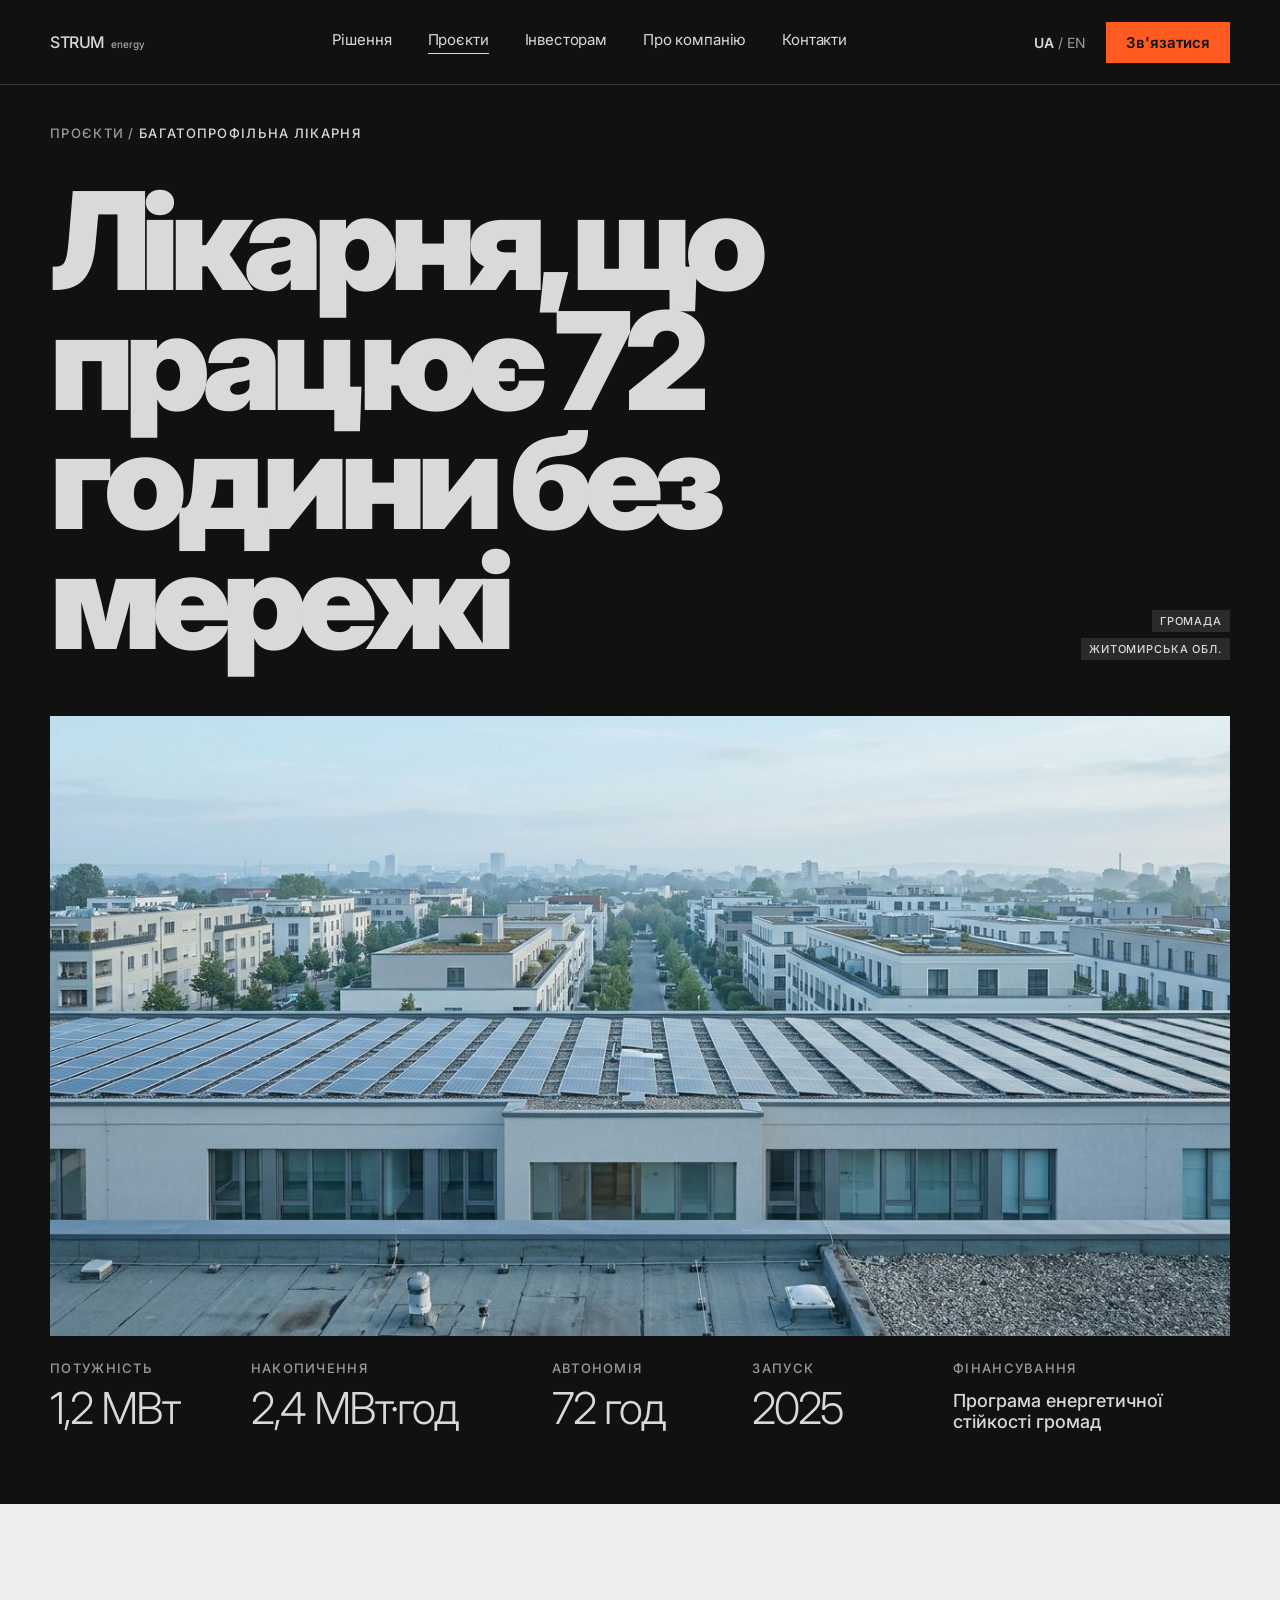
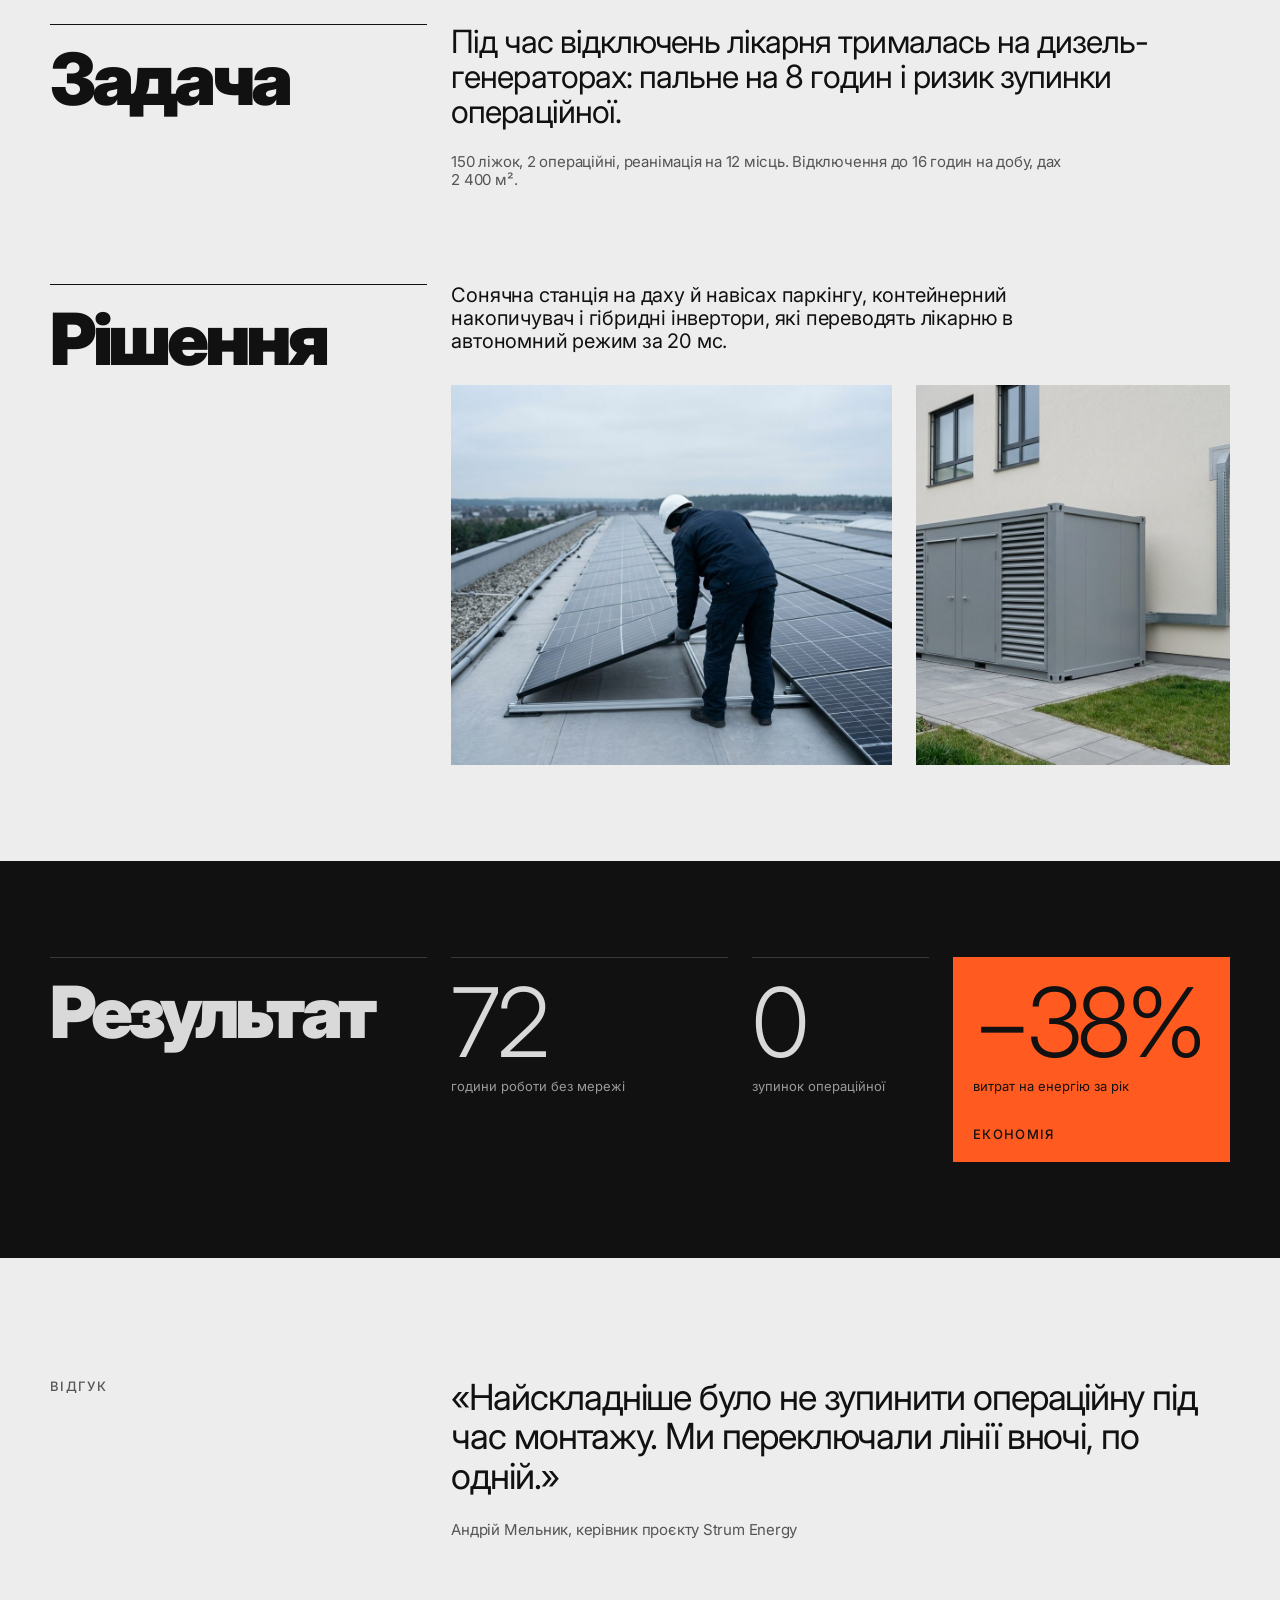
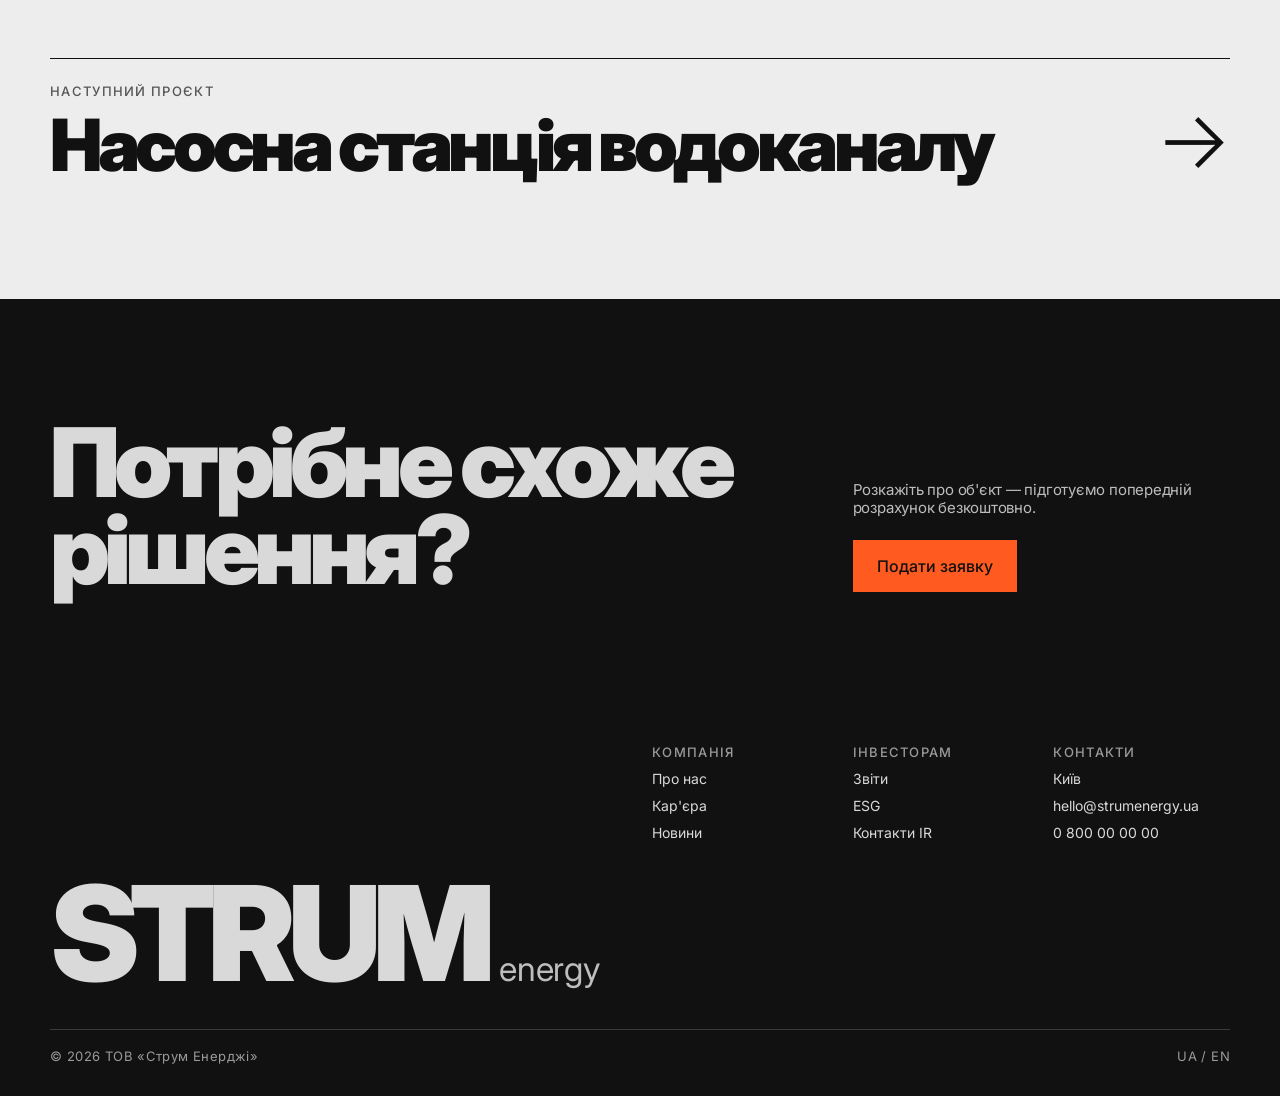
<file: project-hospital.html>
<!doctype html>
<html lang="uk">
<head>
<meta charset="utf-8">
<meta name="viewport" content="width=device-width, initial-scale=1">
<title>Багатопрофільна лікарня — кейс Strum Energy</title>
<meta name="description" content="Лікарня, що працює 72 години без мережі.">
<meta property="og:title" content="Багатопрофільна лікарня — кейс Strum Energy">
<meta property="og:description" content="Лікарня, що працює 72 години без мережі.">
<meta property="og:image" content="assets/img/p02-hospital.jpg">
<meta name="theme-color" content="#111111">
<link rel="icon" href="assets/favicon.svg" type="image/svg+xml">
<link rel="preconnect" href="https://fonts.googleapis.com">
<link rel="preconnect" href="https://fonts.gstatic.com" crossorigin>
<link rel="stylesheet" href="https://fonts.googleapis.com/css2?family=Inter:wght@300;400;500;600;700;800;900&amp;display=swap">
<link rel="stylesheet" href="assets/css/styles.css">
<script src="assets/js/main.js" defer></script>
</head>
<body>
<div class="v-d">
<div class="p">

<div class="dk">
<header class="w" style="display:flex;justify-content:space-between;align-items:center;padding-top:20px;padding-bottom:20px;height:85px;box-sizing:border-box;border-bottom:1px solid #3A3A3A">
<a href="index.html" aria-label="Strum Energy — на головну" style="display:flex;align-items:baseline;gap:6px;text-decoration:none"><span style="font-size:16px;font-weight:500;letter-spacing:-0.03em;line-height:1">STRUM</span><span style="font-size:10px;font-weight:400;color:#BDBDBD">energy</span></a>
<nav class="nav" aria-label="Основна навігація" style="display:flex;gap:36px;font-size:15px;letter-spacing:-0.01em"><a href="solutions-communities.html" style="text-decoration:none;">Рішення</a><a href="projects.html" style="text-decoration:none;border-bottom:1px solid #D9D9D9;padding-bottom:4px" aria-current="page">Проєкти</a><a href="investors.html" style="text-decoration:none;">Інвесторам</a><a href="#" style="text-decoration:none;">Про компанію</a><a href="contacts.html" style="text-decoration:none;">Контакти</a></nav>
<div style="display:flex;align-items:center;gap:20px;font-size:14px"><span><b style="font-weight:600">UA</b> <span style="color:#9A9A9A">/ EN</span></span><a href="contacts.html" class="btn bs" style="padding:11px 20px;font-size:15px;font-weight:600">Зв'язатися</a></div>
</header>
<section class="w" style="padding-top:40px;padding-bottom:0">
<nav aria-label="Хлібні крихти" class="lab mutd" style="margin-bottom:40px"><a href="projects.html" style="text-decoration:none">Проєкти</a> / <span style="color:#D9D9D9">Багатопрофільна лікарня</span></nav>
<div class="g" style="align-items:end">
<h1 class="hx" style="grid-column:1 / span 10;font-size:136px">Лікарня, що працює 72 години без мережі</h1>
<div style="grid-column:11 / span 2;display:flex;gap:6px;justify-content:flex-end;flex-wrap:wrap"><span class="tag" style="background:#2A2A2A;color:#D9D9D9">Громада</span><span class="tag" style="background:#2A2A2A;color:#D9D9D9">Житомирська обл.</span></div>
</div>
<img src="assets/img/p07-roof-wide.jpg" alt="Дах лікарні з сонячними панелями" style="height:620px;margin-top:56px;width:100%;display:block;object-fit:cover">
</section>
<section class="rv w" style="padding-top:0;padding-bottom:72px">
<div class="g rld" style="padding-top:24px;margin-top:0;border-top:0">
<div style="grid-column:span 2"><div class="lab mutd">Потужність</div><div class="num" style="font-size:44px;margin-top:10px">1,2 МВт</div></div>
<div style="grid-column:span 3"><div class="lab mutd">Накопичення</div><div class="num" style="font-size:44px;margin-top:10px">2,4 МВт·год</div></div>
<div style="grid-column:span 2"><div class="lab mutd">Автономія</div><div class="num" style="font-size:44px;margin-top:10px">72 год</div></div>
<div style="grid-column:span 2"><div class="lab mutd">Запуск</div><div class="num" style="font-size:44px;margin-top:10px">2025</div></div>
<div style="grid-column:span 3"><div class="lab mutd">Фінансування</div><div style="font-size:18px;font-weight:500;margin-top:14px">Програма енергетичної стійкості громад</div></div>
</div>
</section>
</div>

<section class="rv w g" style="padding-top:120px;padding-bottom:96px">
<h2 class="h2 sh" style="grid-column:1 / span 4">Задача</h2>
<div style="grid-column:5 / span 8;display:flex;flex-direction:column;gap:24px">
<p style="margin:0;font-size:32px;font-weight:400;line-height:1.1;letter-spacing:-0.03em">Під час відключень лікарня трималась на дизель-генераторах: пальне на 8 годин і ризик зупинки операційної.</p>
<p class="bd mut" style="max-width:620px">150 ліжок, 2 операційні, реанімація на 12 місць. Відключення до 16 годин на добу, дах 2 400 м².</p>
</div>
</section>
<section class="rv w g" style="padding-bottom:96px">
<h2 class="h2 sh" style="grid-column:1 / span 4">Рішення</h2>
<div style="grid-column:5 / span 8;display:flex;flex-direction:column;gap:32px">
<p class="bl" style="max-width:620px">Сонячна станція на даху й навісах паркінгу, контейнерний накопичувач і гібридні інвертори, які переводять лікарню в автономний режим за 20 мс.</p>
<div style="display:grid;grid-template-columns:7fr 5fr;gap:24px"><img src="assets/img/p06-install.jpg" alt="Монтаж сонячних панелей на даху" style="height:380px;width:100%;display:block;object-fit:cover"><img src="assets/img/p05-bess-hospital.jpg" alt="Контейнер накопичувача біля лікарні" style="height:380px;width:100%;display:block;object-fit:cover"></div>
</div>
</section>

<div class="dk">
<section class="rv w g" style="padding-top:96px;padding-bottom:96px;row-gap:40px">
<h2 class="h2 sh" style="grid-column:1 / span 4">Результат</h2>
<div style="grid-column:5 / span 3" class="rld"><div class="num" style="font-size:96px;padding-top:16px">72</div><div class="mutd" style="font-size:13px;margin-top:8px">години роботи без мережі</div></div>
<div style="grid-column:8 / span 2" class="rld"><div class="num" style="font-size:96px;padding-top:16px">0</div><div class="mutd" style="font-size:13px;margin-top:8px">зупинок операційної</div></div>
<div style="grid-column:10 / span 3;background:#FF5A1F;color:#111111;padding:17px 20px 20px;box-sizing:border-box"><div class="num" style="font-size:96px">−38%</div><div style="font-size:13px;margin-top:8px">витрат на енергію за рік</div><div class="lab" style="margin-top:32px">Економія</div></div>
</section>
</div>

<section class="rv w g" style="padding-top:120px;padding-bottom:120px">
<div style="grid-column:1 / span 4" class="lab mut">Відгук</div>
<blockquote style="grid-column:5 / span 8;margin:0;display:flex;flex-direction:column;gap:24px">
<p style="margin:0;font-size:36px;font-weight:400;line-height:1.1;letter-spacing:-0.03em">«Найскладніше було не зупинити операційну під час монтажу. Ми переключали лінії вночі, по одній.»</p>
<footer class="bd mut">Андрій Мельник, керівник проєкту Strum Energy</footer>
</blockquote>
</section>

<section class="rv w" style="padding-bottom:120px">
<a href="projects.html" class="rl" style="display:flex;justify-content:space-between;align-items:end;padding-top:24px;text-decoration:none;gap:24px">
<div style="display:flex;flex-direction:column;gap:12px"><span class="lab mut">Наступний проєкт</span><span class="h2">Насосна станція водоканалу</span></div>
<span style="font-size:80px;font-weight:300;line-height:1">→</span>
</a>
</section>

<div class="dk">
<section class="rv w g rld" style="padding-top:120px;padding-bottom:96px;border-top:0">
<h2 class="h2" style="grid-column:1 / span 8;font-size:96px;line-height:0.9">Потрібне схоже рішення?</h2>
<div style="grid-column:9 / span 4;display:flex;flex-direction:column;gap:24px;justify-content:flex-end"><p class="bd" style="color:#BDBDBD">Розкажіть про об'єкт — підготуємо попередній розрахунок безкоштовно.</p><a href="contacts.html" class="btn bs" style="align-self:flex-start">Подати заявку</a></div>
</section>
<footer class="w" style="padding-top:56px;padding-bottom:32px;display:flex;flex-direction:column;gap:40px">
<div class="g">
<div style="grid-column:7 / span 2;display:flex;flex-direction:column;gap:10px;font-size:14px"><span class="lab mutd">Компанія</span><a href="#" style="text-decoration:none">Про нас</a><a href="#" style="text-decoration:none">Кар'єра</a><a href="#" style="text-decoration:none">Новини</a></div>
<div style="grid-column:9 / span 2;display:flex;flex-direction:column;gap:10px;font-size:14px"><span class="lab mutd">Інвесторам</span><a href="investors.html" style="text-decoration:none">Звіти</a><a href="investors.html" style="text-decoration:none">ESG</a><a href="investors.html" style="text-decoration:none">Контакти IR</a></div>
<div style="grid-column:11 / span 2;display:flex;flex-direction:column;gap:10px;font-size:14px"><span class="lab mutd">Контакти</span><span>Київ</span><a href="mailto:hello@strumenergy.ua" style="text-decoration:none">hello@strumenergy.ua</a><a href="tel:0800000000" style="text-decoration:none">0 800 00 00 00</a></div>
</div>
<div style="display:flex;align-items:baseline;gap:12px"><span style="font-size:132px;font-weight:900;letter-spacing:-0.06em;line-height:0.8">STRUM</span><span style="font-size:34px;font-weight:400;color:#BDBDBD;letter-spacing:-0.01em">energy</span></div>
<div class="rld" style="display:flex;justify-content:space-between;padding-top:18px;font-size:13px;letter-spacing:0.03em;color:#9A9A9A;gap:16px;flex-wrap:wrap"><span>© 2026 ТОВ «Струм Енерджі»</span><span>UA / EN</span></div>
</footer>
</div>

</div>
</div>
<div class="v-m">
<div class="p">

<div class="dk"><header class="w" style="display:flex;justify-content:space-between;align-items:center;padding-top:16px;padding-bottom:16px;border-bottom:1px solid #3A3A3A">
<a href="index.html" aria-label="Strum Energy — на головну" style="display:flex;align-items:baseline;gap:5px;text-decoration:none"><span style="font-size:16px;font-weight:500;letter-spacing:-0.03em;line-height:1">STRUM</span><span style="font-size:10px;font-weight:400;color:#BDBDBD">energy</span></a>
<div style="display:flex;align-items:center;gap:16px"><span style="font-size:13px"><b style="font-weight:600">UA</b> <span style="color:#9A9A9A">/ EN</span></span>
<a href="#menu" aria-label="Меню" style="width:44px;height:44px;border:0;background:#2A2A2A;display:flex;flex-direction:column;justify-content:center;align-items:center;gap:6px;padding:0;text-decoration:none"><span style="display:block;width:18px;height:2px;background:#D9D9D9"></span><span style="display:block;width:18px;height:2px;background:#D9D9D9"></span></a></div>
</header>
<section class="w" style="padding-top:24px;padding-bottom:40px">
<nav aria-label="Хлібні крихти" class="lab mutd" style="margin-bottom:24px"><a href="projects.html" style="text-decoration:none">Проєкти</a> / <span style="color:#D9D9D9">Багатопрофільна лікарня</span></nav>
<h1 class="hx" style="font-size:44px">Лікарня, що працює 72 години без мережі</h1>
<div style="display:flex;gap:6px;margin-top:20px"><span class="tag" style="background:#2A2A2A;color:#D9D9D9">Громада</span><span class="tag" style="background:#2A2A2A;color:#D9D9D9">Житомирська обл.</span></div>
<img src="assets/img/p07-roof-wide.jpg" alt="Дах лікарні з сонячними панелями" style="height:260px;margin-top:24px;width:100%;display:block;object-fit:cover">
<div class="g2" style="margin-top:32px">
<div class="rld" style="padding-top:12px"><div class="lab mutd">Потужність</div><div class="num" style="font-size:26px;margin-top:8px">1,2 МВт</div></div>
<div class="rld" style="padding-top:12px"><div class="lab mutd">Накопичення</div><div class="num" style="font-size:26px;margin-top:8px">2,4 МВт·год</div></div>
<div class="rld" style="padding-top:12px"><div class="lab mutd">Автономія</div><div class="num" style="font-size:26px;margin-top:8px">72 год</div></div>
<div class="rld" style="padding-top:12px"><div class="lab mutd">Запуск</div><div class="num" style="font-size:26px;margin-top:8px">2025</div></div>
</div>
<div class="rld" style="padding-top:12px;margin-top:24px"><div class="lab mutd">Фінансування</div><div style="font-size:16px;font-weight:500;margin-top:8px">Програма енергетичної стійкості громад</div></div>
</section></div>
<section class="rv w st" style="padding-top:72px;gap:24px"><h2 class="h2">Задача</h2><p style="margin:0;font-size:22px;font-weight:400;line-height:1.15;letter-spacing:-0.02em">Під час відключень лікарня трималась на дизель-генераторах: пальне на 8 годин і ризик зупинки операційної.</p><p class="bd mut">150 ліжок, 2 операційні, реанімація на 12 місць. Відключення до 16 годин на добу, дах 2 400 м².</p></section>
<section class="rv w st" style="padding-top:72px;gap:24px;padding-bottom:72px"><h2 class="h2">Рішення</h2><p class="bl">Сонячна станція на даху й навісах паркінгу, контейнерний накопичувач і гібридні інвертори, які переводять лікарню в автономний режим за 20 мс.</p><img src="assets/img/p06-install.jpg" alt="Монтаж сонячних панелей на даху" style="height:220px;width:100%;display:block;object-fit:cover"><img src="assets/img/p05-bess-hospital.jpg" alt="Контейнер накопичувача біля лікарні" style="height:220px;width:100%;display:block;object-fit:cover"></section>
<div class="dk"><section class="rv w st" style="padding-top:56px;padding-bottom:56px;gap:24px"><h2 class="h2">Результат</h2>
<div class="g2"><div class="rld" style="padding-top:12px"><div class="num" style="font-size:56px">72</div><div class="mutd" style="font-size:12px;margin-top:6px">години роботи без мережі</div></div><div class="rld" style="padding-top:12px"><div class="num" style="font-size:56px">0</div><div class="mutd" style="font-size:12px;margin-top:6px">зупинок операційної</div></div></div>
<div style="background:#FF5A1F;color:#111111;padding:13px 16px 16px"><div class="num" style="font-size:56px">−38%</div><div style="font-size:12px;margin-top:6px">витрат на енергію за рік</div><div class="lab" style="margin-top:24px">Економія</div></div>
</section></div>
<section class="rv w st" style="padding-top:56px;gap:16px"><span class="lab mut">Відгук</span><p style="margin:0;font-size:22px;font-weight:400;line-height:1.15;letter-spacing:-0.02em">«Найскладніше було не зупинити операційну під час монтажу. Ми переключали лінії вночі, по одній.»</p><span class="bd mut">Андрій Мельник, керівник проєкту Strum Energy</span></section>
<section class="rv w" style="padding-top:56px;padding-bottom:72px"><a href="projects.html" class="rl st" style="padding-top:16px;gap:8px;text-decoration:none"><span class="lab mut">Наступний проєкт</span><span class="h3">Насосна станція водоканалу →</span></a></section>
<div class="dk"><section class="rv w st" style="padding-top:72px;padding-bottom:56px;gap:24px">
<h2 class="h2" style="font-size:48px">Потрібне схоже рішення?</h2><p class="bd" style="color:#BDBDBD">Розкажіть про об'єкт — підготуємо попередній розрахунок безкоштовно.</p><a href="contacts.html" class="btn bs">Подати заявку</a></section><footer class="w" style="padding-top:48px;padding-bottom:24px;display:flex;flex-direction:column;gap:40px">
<div class="g2">
<div class="st" style="gap:10px;font-size:14px"><span class="lab mutd">Компанія</span><a href="#" style="text-decoration:none">Про нас</a><a href="#" style="text-decoration:none">Кар'єра</a><a href="#" style="text-decoration:none">Новини</a></div>
<div class="st" style="gap:10px;font-size:14px"><span class="lab mutd">Інвесторам</span><a href="investors.html" style="text-decoration:none">Звіти</a><a href="investors.html" style="text-decoration:none">ESG</a><a href="investors.html" style="text-decoration:none">Контакти IR</a></div>
<div class="st" style="gap:10px;font-size:14px"><span class="lab mutd">Контакти</span><span>Київ</span><a href="mailto:hello@strumenergy.ua" style="text-decoration:none">hello@strumenergy.ua</a><a href="tel:0800000000" style="text-decoration:none">0 800 00 00 00</a></div>
</div>
<div style="display:flex;align-items:baseline;gap:6px"><span style="font-size:80px;font-weight:900;letter-spacing:-0.06em;line-height:0.8">STRUM</span><span style="font-size:16px;font-weight:500;color:#BDBDBD">energy</span></div>
<div class="rld" style="display:flex;justify-content:space-between;padding-top:16px;font-size:11px;color:#9A9A9A"><span>© 2026 ТОВ «Струм Енерджі»</span><span>UA / EN</span></div>
</footer></div>

</div>
<div id="menu" class="menu" role="dialog" aria-label="Меню"><div style="width: 100%; min-height: 100vh; box-sizing: border-box; background: #111111; color: #D9D9D9; font-family: 'Inter', sans-serif; display: flex; flex-direction: column">
<header style="display: flex; justify-content: space-between; align-items: center; padding: 16px; border-bottom: 1px solid #3A3A3A">
<a href="index.html" aria-label="Strum Energy — на головну" style="display: flex; align-items: baseline; gap: 5px; text-decoration: none"><span style="font-size: 16px; font-weight: 500; letter-spacing: -0.03em; line-height: 1">STRUM</span><span style="font-size: 10px; font-weight: 400; color: #BDBDBD">energy</span></a>
<a href="#" aria-label="Закрити меню" style="width: 44px; height: 44px; background: #2A2A2A; display: flex; align-items: center; justify-content: center; text-decoration: none; font-size: 22px; line-height: 1">×</a>
</header>
<nav aria-label="Основна навігація" style="display: flex; flex-direction: column; padding: 24px 16px 0">
<a href="solutions-communities.html" style="text-decoration: none; font-size: 40px; font-weight: 900; letter-spacing: -0.06em; line-height: 1; padding: 14px 0; border-top: 1px solid #3A3A3A">Рішення</a>
<a href="projects.html" style="text-decoration: none; font-size: 40px; font-weight: 900; letter-spacing: -0.06em; line-height: 1; padding: 14px 0; border-top: 1px solid #3A3A3A">Проєкти</a>
<a href="investors.html" style="text-decoration: none; font-size: 40px; font-weight: 900; letter-spacing: -0.06em; line-height: 1; padding: 14px 0; border-top: 1px solid #3A3A3A">Інвесторам</a>
<a href="#" style="text-decoration: none; font-size: 40px; font-weight: 900; letter-spacing: -0.06em; line-height: 1; padding: 14px 0; border-top: 1px solid #3A3A3A">Про компанію</a>
<a href="contacts.html" style="text-decoration: none; font-size: 40px; font-weight: 900; letter-spacing: -0.06em; line-height: 1; padding: 14px 0; border-top: 1px solid #3A3A3A; border-bottom: 1px solid #3A3A3A">Контакти</a>
</nav>
<div style="margin-top: auto; padding: 16px; display: flex; flex-direction: column; gap: 20px">
<div role="group" aria-label="Мова сайту" style="display: flex; font-size: 14px; font-weight: 500"><a href="#" aria-current="true" style="text-decoration: none; height: 44px; width: 56px; display: flex; align-items: center; justify-content: center; background: #D9D9D9; color: #111111">UA</a><a href="#" style="text-decoration: none; height: 44px; width: 56px; display: flex; align-items: center; justify-content: center; background: #2A2A2A">EN</a></div>
<a href="contacts.html" style="display: block; text-align: center; text-decoration: none; padding: 16px 20px; font-weight: 600; font-size: 15px; background: #FF5A1F; color: #111111">Зв'язатися</a>
</div>
</div></div>
</div>
</body>
</html>
</file>
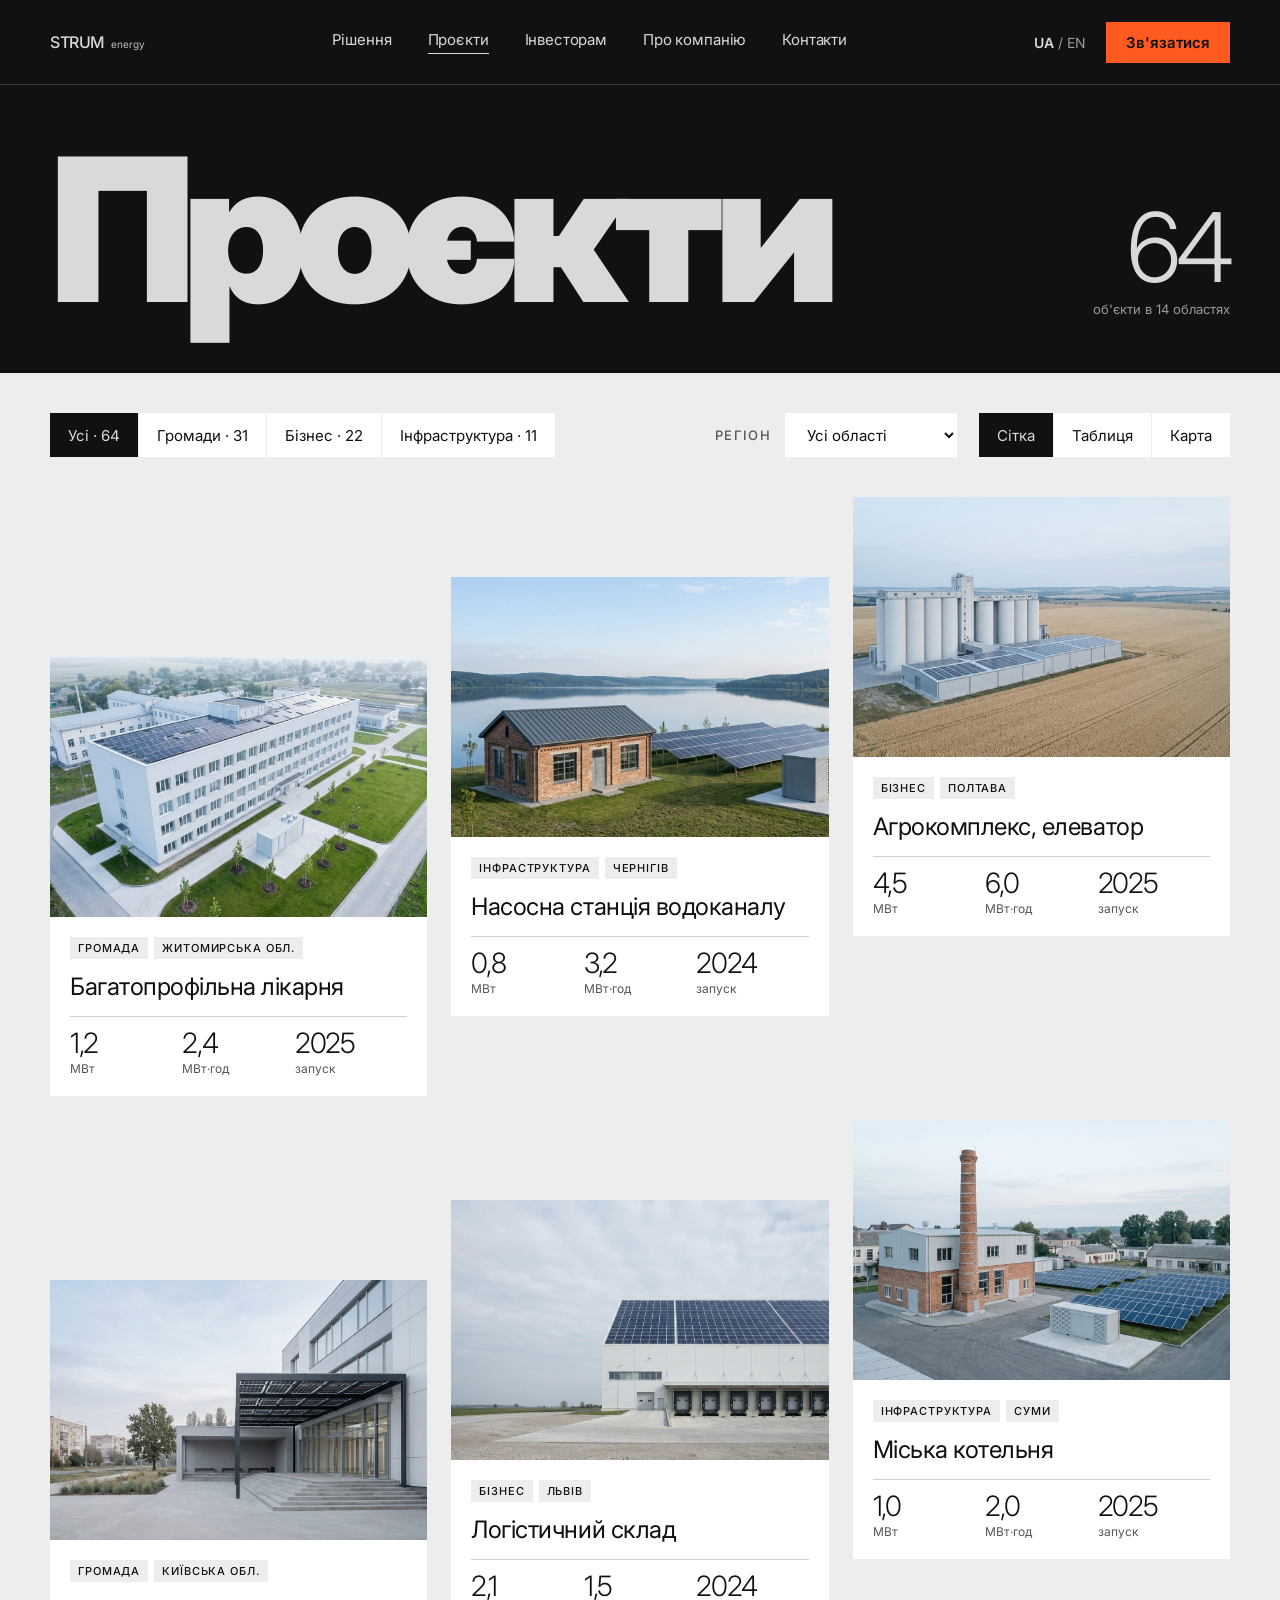
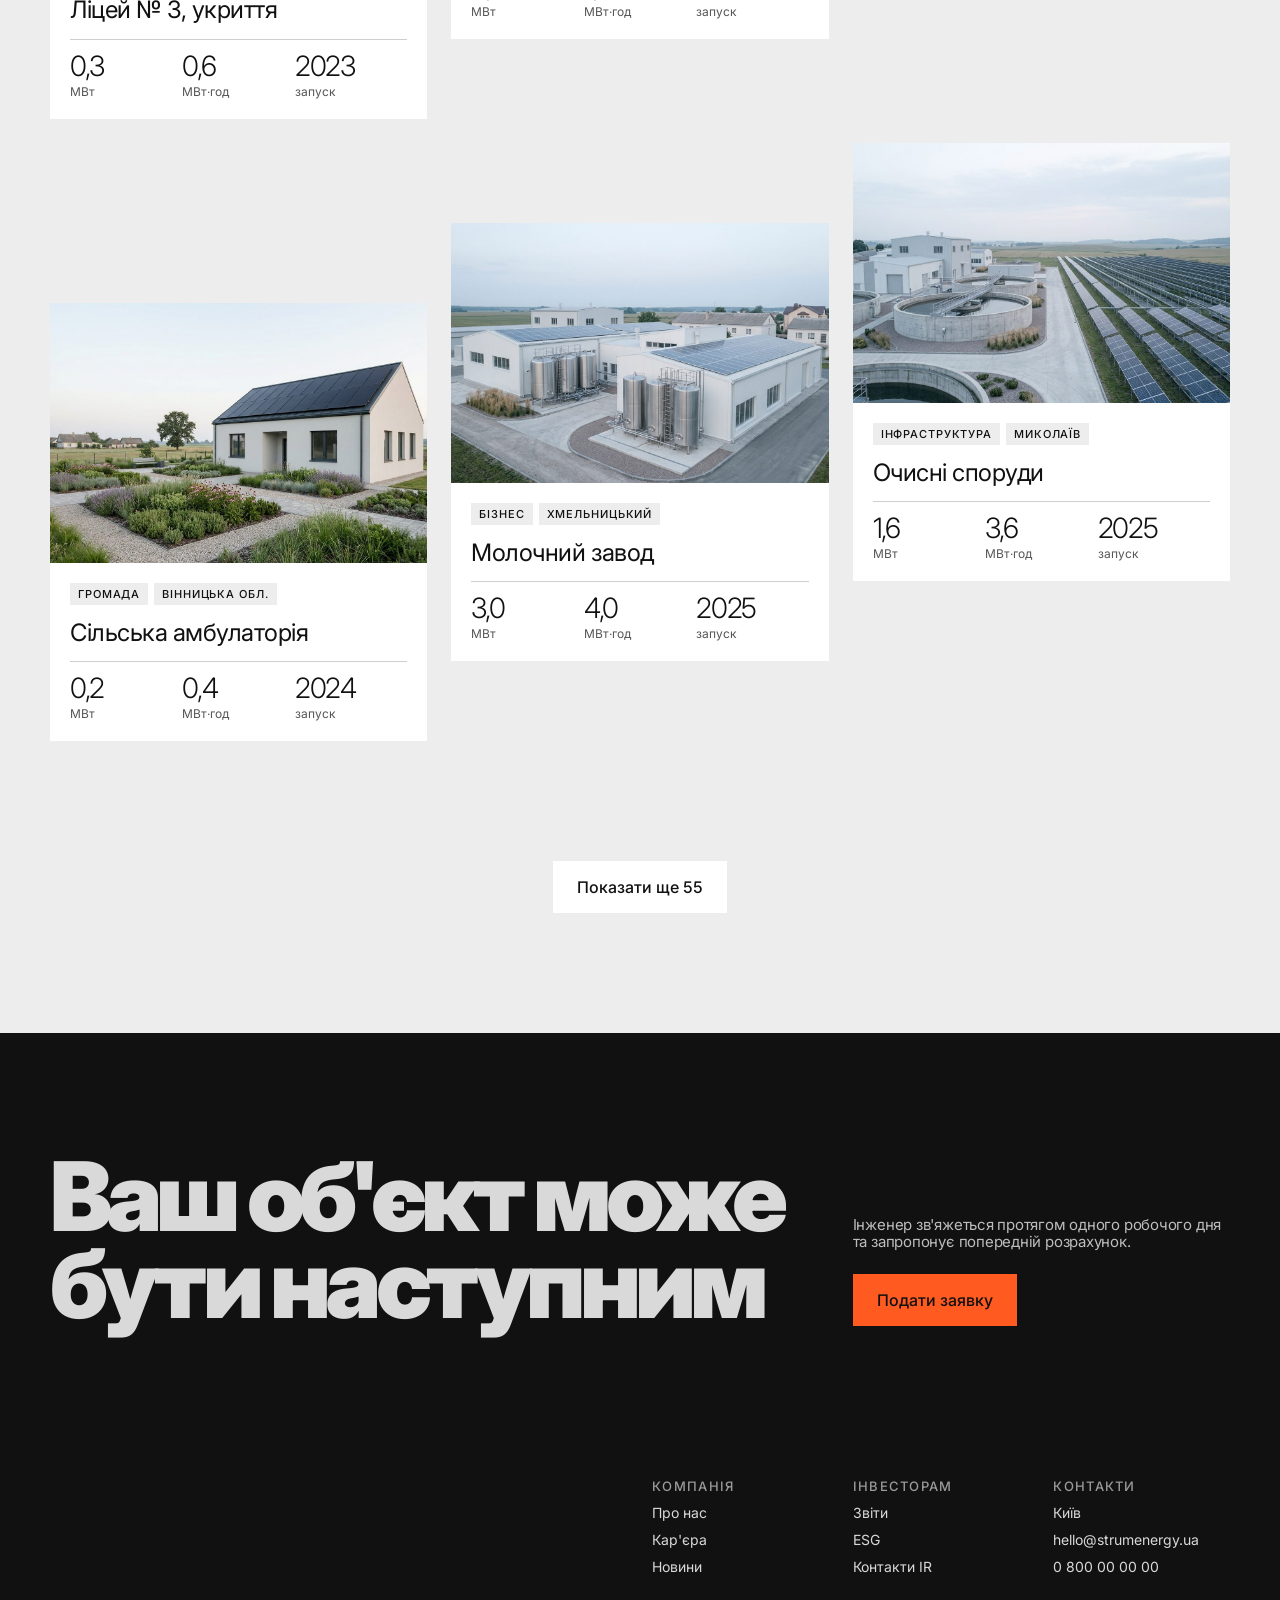
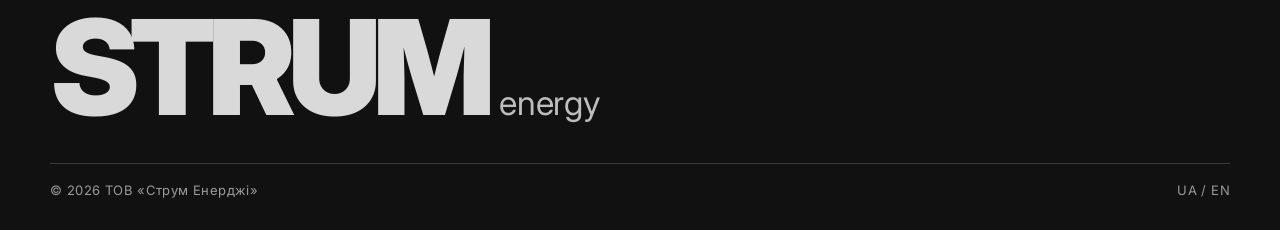
<file: projects.html>
<!doctype html>
<html lang="uk">
<head>
<meta charset="utf-8">
<meta name="viewport" content="width=device-width, initial-scale=1">
<title>Проєкти — Strum Energy</title>
<meta name="description" content="64 об'єкти в 14 областях: лікарні, школи, водоканали, бізнес.">
<meta property="og:title" content="Проєкти — Strum Energy">
<meta property="og:description" content="64 об'єкти в 14 областях: лікарні, школи, водоканали, бізнес.">
<meta property="og:image" content="assets/img/p02-hospital.jpg">
<meta name="theme-color" content="#111111">
<link rel="icon" href="assets/favicon.svg" type="image/svg+xml">
<link rel="preconnect" href="https://fonts.googleapis.com">
<link rel="preconnect" href="https://fonts.gstatic.com" crossorigin>
<link rel="stylesheet" href="https://fonts.googleapis.com/css2?family=Inter:wght@300;400;500;600;700;800;900&amp;display=swap">
<link rel="stylesheet" href="assets/css/styles.css">
<script src="assets/js/main.js" defer></script>
</head>
<body>
<div class="v-d">
<div class="p">

<div class="dk">
<header class="w" style="display:flex;justify-content:space-between;align-items:center;padding-top:20px;padding-bottom:20px;height:85px;box-sizing:border-box;border-bottom:1px solid #3A3A3A">
<a href="index.html" aria-label="Strum Energy — на головну" style="display:flex;align-items:baseline;gap:6px;text-decoration:none"><span style="font-size:16px;font-weight:500;letter-spacing:-0.03em;line-height:1">STRUM</span><span style="font-size:10px;font-weight:400;color:#BDBDBD">energy</span></a>
<nav class="nav" aria-label="Основна навігація" style="display:flex;gap:36px;font-size:15px;letter-spacing:-0.01em"><a href="solutions-communities.html" style="text-decoration:none;">Рішення</a><a href="#" style="text-decoration:none;border-bottom:1px solid #D9D9D9;padding-bottom:4px" aria-current="page">Проєкти</a><a href="investors.html" style="text-decoration:none;">Інвесторам</a><a href="#" style="text-decoration:none;">Про компанію</a><a href="contacts.html" style="text-decoration:none;">Контакти</a></nav>
<div style="display:flex;align-items:center;gap:20px;font-size:14px"><span><b style="font-weight:600">UA</b> <span style="color:#9A9A9A">/ EN</span></span><a href="contacts.html" class="btn bs" style="padding:11px 20px;font-size:15px;font-weight:600">Зв'язатися</a></div>
</header>
<section class="w" style="padding-top:56px;padding-bottom:56px">
<div class="g" style="align-items:end">
<h1 class="hx" style="grid-column:1 / span 9;font-size:200px">Проєкти</h1>
<div style="grid-column:10 / span 3;text-align:right"><div class="num" style="font-size:96px">64</div><div class="mutd" style="font-size:13px;margin-top:6px">об'єкти в 14 областях</div></div>
</div>
</section>
</div>
<section class="rv w" style="padding-top:40px;padding-bottom:40px">
<div style="display:flex;justify-content:space-between;align-items:center;gap:24px;flex-wrap:wrap">
<div role="group" aria-label="Тип об'єкта" class="chips"><button type="button" class="chip" data-c="fAll" data-on="setFAll">Усі · 64</button><button type="button" class="chip" data-c="fH" data-on="setFH">Громади · 31</button><button type="button" class="chip" data-c="fB" data-on="setFB">Бізнес · 22</button><button type="button" class="chip" data-c="fI" data-on="setFI">Інфраструктура · 11</button></div>
<div style="display:flex;gap:6px;align-items:center">
<label for="reg" class="lab mut" style="margin-right:8px">Регіон</label><select id="reg" class="chip" style="padding-right:32px"><option>Усі області</option><option>Житомирська</option><option>Київська</option></select>
<div role="group" aria-label="Вигляд" class="chips" style="margin-left:16px"><button type="button" class="chip" data-c="vGrid" data-on="setGrid">Сітка</button><button type="button" class="chip" data-c="vTable" data-on="setTable">Таблиця</button><button type="button" class="chip" data-c="vMap" data-on="setMap">Карта</button></div>
</div></div>
</section>
<section class="rv w" style="padding-bottom:120px">
<div class="vw" data-c="showGrid"><div class="g" data-c="filt" style="row-gap:24px"><div class="cw" data-c="sh" style="grid-column:1 / span 4;margin-top:160px"><a href="project-hospital.html" class="card" style="text-decoration:none;background:#FFFFFF;display:flex;flex-direction:column">
<img src="assets/img/p02-hospital.jpg" alt="Багатопрофільна лікарня" style="height:260px;width:100%;display:block;object-fit:cover">
<div style="padding:20px;display:flex;flex-direction:column;gap:14px">
<div style="display:flex;gap:6px"><span class="tag">Громада</span><span class="tag">Житомирська обл.</span></div>
<span class="h4">Багатопрофільна лікарня</span>
<div class="rlg" style="display:grid;grid-template-columns:repeat(3,minmax(0,1fr));padding-top:12px">
<div><div class="num" style="font-size:28px">1,2</div><div style="font-size:12px;color:#555555;margin-top:4px">МВт</div></div>
<div><div class="num" style="font-size:28px">2,4</div><div style="font-size:12px;color:#555555;margin-top:4px">МВт·год</div></div>
<div><div class="num" style="font-size:28px">2025</div><div style="font-size:12px;color:#555555;margin-top:4px">запуск</div></div>
</div></div></a></div><div class="cw" data-c="si" style="grid-column:5 / span 4;margin-top:80px"><a href="project-hospital.html" class="card" style="text-decoration:none;background:#FFFFFF;display:flex;flex-direction:column">
<img src="assets/img/p04-pumping.jpg" alt="Насосна станція водоканалу" style="height:260px;width:100%;display:block;object-fit:cover">
<div style="padding:20px;display:flex;flex-direction:column;gap:14px">
<div style="display:flex;gap:6px"><span class="tag">Інфраструктура</span><span class="tag">Чернігів</span></div>
<span class="h4">Насосна станція водоканалу</span>
<div class="rlg" style="display:grid;grid-template-columns:repeat(3,minmax(0,1fr));padding-top:12px">
<div><div class="num" style="font-size:28px">0,8</div><div style="font-size:12px;color:#555555;margin-top:4px">МВт</div></div>
<div><div class="num" style="font-size:28px">3,2</div><div style="font-size:12px;color:#555555;margin-top:4px">МВт·год</div></div>
<div><div class="num" style="font-size:28px">2024</div><div style="font-size:12px;color:#555555;margin-top:4px">запуск</div></div>
</div></div></a></div><div class="cw" data-c="sb" style="grid-column:9 / span 4;margin-top:0px"><a href="project-hospital.html" class="card" style="text-decoration:none;background:#FFFFFF;display:flex;flex-direction:column">
<img src="assets/img/p08-elevator.jpg" alt="Агрокомплекс, елеватор" style="height:260px;width:100%;display:block;object-fit:cover">
<div style="padding:20px;display:flex;flex-direction:column;gap:14px">
<div style="display:flex;gap:6px"><span class="tag">Бізнес</span><span class="tag">Полтава</span></div>
<span class="h4">Агрокомплекс, елеватор</span>
<div class="rlg" style="display:grid;grid-template-columns:repeat(3,minmax(0,1fr));padding-top:12px">
<div><div class="num" style="font-size:28px">4,5</div><div style="font-size:12px;color:#555555;margin-top:4px">МВт</div></div>
<div><div class="num" style="font-size:28px">6,0</div><div style="font-size:12px;color:#555555;margin-top:4px">МВт·год</div></div>
<div><div class="num" style="font-size:28px">2025</div><div style="font-size:12px;color:#555555;margin-top:4px">запуск</div></div>
</div></div></a></div><div class="cw" data-c="sh" style="grid-column:1 / span 4;margin-top:160px"><a href="project-hospital.html" class="card" style="text-decoration:none;background:#FFFFFF;display:flex;flex-direction:column">
<img src="assets/img/p09-school.jpg" alt="Ліцей № 3, укриття" style="height:260px;width:100%;display:block;object-fit:cover">
<div style="padding:20px;display:flex;flex-direction:column;gap:14px">
<div style="display:flex;gap:6px"><span class="tag">Громада</span><span class="tag">Київська обл.</span></div>
<span class="h4">Ліцей № 3, укриття</span>
<div class="rlg" style="display:grid;grid-template-columns:repeat(3,minmax(0,1fr));padding-top:12px">
<div><div class="num" style="font-size:28px">0,3</div><div style="font-size:12px;color:#555555;margin-top:4px">МВт</div></div>
<div><div class="num" style="font-size:28px">0,6</div><div style="font-size:12px;color:#555555;margin-top:4px">МВт·год</div></div>
<div><div class="num" style="font-size:28px">2023</div><div style="font-size:12px;color:#555555;margin-top:4px">запуск</div></div>
</div></div></a></div><div class="cw" data-c="sb" style="grid-column:5 / span 4;margin-top:80px"><a href="project-hospital.html" class="card" style="text-decoration:none;background:#FFFFFF;display:flex;flex-direction:column">
<img src="assets/img/p10-warehouse.jpg" alt="Логістичний склад" style="height:260px;width:100%;display:block;object-fit:cover">
<div style="padding:20px;display:flex;flex-direction:column;gap:14px">
<div style="display:flex;gap:6px"><span class="tag">Бізнес</span><span class="tag">Львів</span></div>
<span class="h4">Логістичний склад</span>
<div class="rlg" style="display:grid;grid-template-columns:repeat(3,minmax(0,1fr));padding-top:12px">
<div><div class="num" style="font-size:28px">2,1</div><div style="font-size:12px;color:#555555;margin-top:4px">МВт</div></div>
<div><div class="num" style="font-size:28px">1,5</div><div style="font-size:12px;color:#555555;margin-top:4px">МВт·год</div></div>
<div><div class="num" style="font-size:28px">2024</div><div style="font-size:12px;color:#555555;margin-top:4px">запуск</div></div>
</div></div></a></div><div class="cw" data-c="si" style="grid-column:9 / span 4;margin-top:0px"><a href="project-hospital.html" class="card" style="text-decoration:none;background:#FFFFFF;display:flex;flex-direction:column">
<img src="assets/img/p11-boiler.jpg" alt="Міська котельня" style="height:260px;width:100%;display:block;object-fit:cover">
<div style="padding:20px;display:flex;flex-direction:column;gap:14px">
<div style="display:flex;gap:6px"><span class="tag">Інфраструктура</span><span class="tag">Суми</span></div>
<span class="h4">Міська котельня</span>
<div class="rlg" style="display:grid;grid-template-columns:repeat(3,minmax(0,1fr));padding-top:12px">
<div><div class="num" style="font-size:28px">1,0</div><div style="font-size:12px;color:#555555;margin-top:4px">МВт</div></div>
<div><div class="num" style="font-size:28px">2,0</div><div style="font-size:12px;color:#555555;margin-top:4px">МВт·год</div></div>
<div><div class="num" style="font-size:28px">2025</div><div style="font-size:12px;color:#555555;margin-top:4px">запуск</div></div>
</div></div></a></div><div class="cw" data-c="sh" style="grid-column:1 / span 4;margin-top:160px"><a href="project-hospital.html" class="card" style="text-decoration:none;background:#FFFFFF;display:flex;flex-direction:column">
<img src="assets/img/p12-clinic.jpg" alt="Сільська амбулаторія" style="height:260px;width:100%;display:block;object-fit:cover">
<div style="padding:20px;display:flex;flex-direction:column;gap:14px">
<div style="display:flex;gap:6px"><span class="tag">Громада</span><span class="tag">Вінницька обл.</span></div>
<span class="h4">Сільська амбулаторія</span>
<div class="rlg" style="display:grid;grid-template-columns:repeat(3,minmax(0,1fr));padding-top:12px">
<div><div class="num" style="font-size:28px">0,2</div><div style="font-size:12px;color:#555555;margin-top:4px">МВт</div></div>
<div><div class="num" style="font-size:28px">0,4</div><div style="font-size:12px;color:#555555;margin-top:4px">МВт·год</div></div>
<div><div class="num" style="font-size:28px">2024</div><div style="font-size:12px;color:#555555;margin-top:4px">запуск</div></div>
</div></div></a></div><div class="cw" data-c="sb" style="grid-column:5 / span 4;margin-top:80px"><a href="project-hospital.html" class="card" style="text-decoration:none;background:#FFFFFF;display:flex;flex-direction:column">
<img src="assets/img/p13-dairy.jpg" alt="Молочний завод" style="height:260px;width:100%;display:block;object-fit:cover">
<div style="padding:20px;display:flex;flex-direction:column;gap:14px">
<div style="display:flex;gap:6px"><span class="tag">Бізнес</span><span class="tag">Хмельницький</span></div>
<span class="h4">Молочний завод</span>
<div class="rlg" style="display:grid;grid-template-columns:repeat(3,minmax(0,1fr));padding-top:12px">
<div><div class="num" style="font-size:28px">3,0</div><div style="font-size:12px;color:#555555;margin-top:4px">МВт</div></div>
<div><div class="num" style="font-size:28px">4,0</div><div style="font-size:12px;color:#555555;margin-top:4px">МВт·год</div></div>
<div><div class="num" style="font-size:28px">2025</div><div style="font-size:12px;color:#555555;margin-top:4px">запуск</div></div>
</div></div></a></div><div class="cw" data-c="si" style="grid-column:9 / span 4;margin-top:0px"><a href="project-hospital.html" class="card" style="text-decoration:none;background:#FFFFFF;display:flex;flex-direction:column">
<img src="assets/img/p14-wastewater.jpg" alt="Очисні споруди" style="height:260px;width:100%;display:block;object-fit:cover">
<div style="padding:20px;display:flex;flex-direction:column;gap:14px">
<div style="display:flex;gap:6px"><span class="tag">Інфраструктура</span><span class="tag">Миколаїв</span></div>
<span class="h4">Очисні споруди</span>
<div class="rlg" style="display:grid;grid-template-columns:repeat(3,minmax(0,1fr));padding-top:12px">
<div><div class="num" style="font-size:28px">1,6</div><div style="font-size:12px;color:#555555;margin-top:4px">МВт</div></div>
<div><div class="num" style="font-size:28px">3,6</div><div style="font-size:12px;color:#555555;margin-top:4px">МВт·год</div></div>
<div><div class="num" style="font-size:28px">2025</div><div style="font-size:12px;color:#555555;margin-top:4px">запуск</div></div>
</div></div></a></div></div></div>
<div class="vw" data-c="showTable"><table style="width:100%;border-collapse:collapse;font-size:16px;font-variant-numeric:tabular-nums;background:#FFFFFF"><thead><tr style="text-align:left;border-bottom:1px solid #111111"><th scope="col" class="lab" style="padding:14px 16px">Об'єкт</th><th scope="col" class="lab" style="padding:14px 16px">Регіон</th><th scope="col" class="lab" style="padding:14px 16px">Тип</th><th scope="col" class="lab" style="padding:14px 16px;text-align:right">МВт</th><th scope="col" class="lab" style="padding:14px 16px;text-align:right">МВт·год</th><th scope="col" class="lab" style="padding:14px 16px;text-align:right">Рік</th></tr></thead><tbody><tr class="cw" data-c="sh" style="border-bottom:1px solid #CFCFCF"><td style="padding:14px 16px"><a href="#" style="text-decoration:none">Багатопрофільна лікарня</a></td><td style="padding:14px 16px;color:#555555">Житомирська обл.</td><td style="padding:14px 16px;color:#555555">Громада</td><td style="padding:14px 16px;text-align:right">1,2</td><td style="padding:14px 16px;text-align:right">2,4</td><td style="padding:14px 16px;text-align:right">2025</td></tr><tr class="cw" data-c="si" style="border-bottom:1px solid #CFCFCF"><td style="padding:14px 16px"><a href="#" style="text-decoration:none">Насосна станція водоканалу</a></td><td style="padding:14px 16px;color:#555555">Чернігів</td><td style="padding:14px 16px;color:#555555">Інфраструктура</td><td style="padding:14px 16px;text-align:right">0,8</td><td style="padding:14px 16px;text-align:right">3,2</td><td style="padding:14px 16px;text-align:right">2024</td></tr><tr class="cw" data-c="sb" style="border-bottom:1px solid #CFCFCF"><td style="padding:14px 16px"><a href="#" style="text-decoration:none">Агрокомплекс, елеватор</a></td><td style="padding:14px 16px;color:#555555">Полтава</td><td style="padding:14px 16px;color:#555555">Бізнес</td><td style="padding:14px 16px;text-align:right">4,5</td><td style="padding:14px 16px;text-align:right">6,0</td><td style="padding:14px 16px;text-align:right">2025</td></tr><tr class="cw" data-c="sh" style="border-bottom:1px solid #CFCFCF"><td style="padding:14px 16px"><a href="#" style="text-decoration:none">Ліцей № 3, укриття</a></td><td style="padding:14px 16px;color:#555555">Київська обл.</td><td style="padding:14px 16px;color:#555555">Громада</td><td style="padding:14px 16px;text-align:right">0,3</td><td style="padding:14px 16px;text-align:right">0,6</td><td style="padding:14px 16px;text-align:right">2023</td></tr><tr class="cw" data-c="sb" style="border-bottom:1px solid #CFCFCF"><td style="padding:14px 16px"><a href="#" style="text-decoration:none">Логістичний склад</a></td><td style="padding:14px 16px;color:#555555">Львів</td><td style="padding:14px 16px;color:#555555">Бізнес</td><td style="padding:14px 16px;text-align:right">2,1</td><td style="padding:14px 16px;text-align:right">1,5</td><td style="padding:14px 16px;text-align:right">2024</td></tr><tr class="cw" data-c="si" style="border-bottom:1px solid #CFCFCF"><td style="padding:14px 16px"><a href="#" style="text-decoration:none">Міська котельня</a></td><td style="padding:14px 16px;color:#555555">Суми</td><td style="padding:14px 16px;color:#555555">Інфраструктура</td><td style="padding:14px 16px;text-align:right">1,0</td><td style="padding:14px 16px;text-align:right">2,0</td><td style="padding:14px 16px;text-align:right">2025</td></tr><tr class="cw" data-c="sh" style="border-bottom:1px solid #CFCFCF"><td style="padding:14px 16px"><a href="#" style="text-decoration:none">Сільська амбулаторія</a></td><td style="padding:14px 16px;color:#555555">Вінницька обл.</td><td style="padding:14px 16px;color:#555555">Громада</td><td style="padding:14px 16px;text-align:right">0,2</td><td style="padding:14px 16px;text-align:right">0,4</td><td style="padding:14px 16px;text-align:right">2024</td></tr><tr class="cw" data-c="sb" style="border-bottom:1px solid #CFCFCF"><td style="padding:14px 16px"><a href="#" style="text-decoration:none">Молочний завод</a></td><td style="padding:14px 16px;color:#555555">Хмельницький</td><td style="padding:14px 16px;color:#555555">Бізнес</td><td style="padding:14px 16px;text-align:right">3,0</td><td style="padding:14px 16px;text-align:right">4,0</td><td style="padding:14px 16px;text-align:right">2025</td></tr><tr class="cw" data-c="si" style="border-bottom:1px solid #CFCFCF"><td style="padding:14px 16px"><a href="#" style="text-decoration:none">Очисні споруди</a></td><td style="padding:14px 16px;color:#555555">Миколаїв</td><td style="padding:14px 16px;color:#555555">Інфраструктура</td><td style="padding:14px 16px;text-align:right">1,6</td><td style="padding:14px 16px;text-align:right">3,6</td><td style="padding:14px 16px;text-align:right">2025</td></tr></tbody></table></div>
<div class="vw" data-c="showMap" role="img" aria-label="Карта об'єктів" style="height:560px;background:#FFFFFF;position:relative"><span class="dot" data-c="sh" style="position:absolute;left:23%;top:35%;width:12px;height:12px;background:#111111"></span><span class="dot" data-c="sh" style="position:absolute;left:31%;top:41%;width:12px;height:12px;background:#111111"></span><span class="dot" data-c="sb" style="position:absolute;left:43%;top:31%;width:12px;height:12px;background:#111111"></span><span class="dot" data-c="si" style="position:absolute;left:47%;top:23%;width:12px;height:12px;background:#111111"></span><span class="dot" data-c="sh" style="position:absolute;left:70%;top:37%;width:12px;height:12px;background:#111111"></span><span class="dot" data-c="sb" style="position:absolute;left:60%;top:49%;width:12px;height:12px;background:#111111"></span><span class="dot" data-c="si" style="position:absolute;left:52%;top:59%;width:12px;height:12px;background:#111111"></span><span class="mut" style="position:absolute;left:16px;bottom:14px;font-size:12px">Карта: контур України, точки об'єктів</span></div>
<div style="display:flex;justify-content:center;margin-top:120px"><a href="#" class="btn bw">Показати ще 55</a></div>
</section>
<div class="dk">
<section class="rv w g rld" style="padding-top:120px;padding-bottom:96px;border-top:0">
<h2 class="h2" style="grid-column:1 / span 8;font-size:96px;line-height:0.9">Ваш об'єкт може бути наступним</h2>
<div style="grid-column:9 / span 4;display:flex;flex-direction:column;gap:24px;justify-content:flex-end"><p class="bd" style="color:#BDBDBD">Інженер зв'яжеться протягом одного робочого дня та запропонує попередній розрахунок.</p><a href="contacts.html" class="btn bs" style="align-self:flex-start">Подати заявку</a></div>
</section>
<footer class="w" style="padding-top:56px;padding-bottom:32px;display:flex;flex-direction:column;gap:40px">
<div class="g">
<div style="grid-column:7 / span 2;display:flex;flex-direction:column;gap:10px;font-size:14px"><span class="lab mutd">Компанія</span><a href="#" style="text-decoration:none">Про нас</a><a href="#" style="text-decoration:none">Кар'єра</a><a href="#" style="text-decoration:none">Новини</a></div>
<div style="grid-column:9 / span 2;display:flex;flex-direction:column;gap:10px;font-size:14px"><span class="lab mutd">Інвесторам</span><a href="investors.html" style="text-decoration:none">Звіти</a><a href="investors.html" style="text-decoration:none">ESG</a><a href="investors.html" style="text-decoration:none">Контакти IR</a></div>
<div style="grid-column:11 / span 2;display:flex;flex-direction:column;gap:10px;font-size:14px"><span class="lab mutd">Контакти</span><span>Київ</span><a href="mailto:hello@strumenergy.ua" style="text-decoration:none">hello@strumenergy.ua</a><a href="tel:0800000000" style="text-decoration:none">0 800 00 00 00</a></div>
</div>
<div style="display:flex;align-items:baseline;gap:12px"><span style="font-size:132px;font-weight:900;letter-spacing:-0.06em;line-height:0.8">STRUM</span><span style="font-size:34px;font-weight:400;color:#BDBDBD;letter-spacing:-0.01em">energy</span></div>
<div class="rld" style="display:flex;justify-content:space-between;padding-top:18px;font-size:13px;letter-spacing:0.03em;color:#9A9A9A;gap:16px;flex-wrap:wrap"><span>© 2026 ТОВ «Струм Енерджі»</span><span>UA / EN</span></div>
</footer>
</div>

</div>
</div>
<div class="v-m">
<div class="p">

<div class="dk"><header class="w" style="display:flex;justify-content:space-between;align-items:center;padding-top:16px;padding-bottom:16px;border-bottom:1px solid #3A3A3A">
<a href="index.html" aria-label="Strum Energy — на головну" style="display:flex;align-items:baseline;gap:5px;text-decoration:none"><span style="font-size:16px;font-weight:500;letter-spacing:-0.03em;line-height:1">STRUM</span><span style="font-size:10px;font-weight:400;color:#BDBDBD">energy</span></a>
<div style="display:flex;align-items:center;gap:16px"><span style="font-size:13px"><b style="font-weight:600">UA</b> <span style="color:#9A9A9A">/ EN</span></span>
<a href="#menu" aria-label="Меню" style="width:44px;height:44px;border:0;background:#2A2A2A;display:flex;flex-direction:column;justify-content:center;align-items:center;gap:6px;padding:0;text-decoration:none"><span style="display:block;width:18px;height:2px;background:#D9D9D9"></span><span style="display:block;width:18px;height:2px;background:#D9D9D9"></span></a></div>
</header>
<section class="w" style="padding-top:32px;padding-bottom:40px">
<h1 class="hx" style="font-size:76px">Проєкти</h1>
<div style="display:flex;align-items:baseline;gap:12px;margin-top:24px"><span class="num" style="font-size:56px">64</span><span class="mutd" style="font-size:13px">об'єкти в 14 областях</span></div>
</section></div>
<section class="rv w st" style="padding-top:24px;gap:12px">
<div role="group" aria-label="Тип об'єкта" class="chips"><button type="button" class="chip" data-c="fAll" data-on="setFAll">Усі · 64</button><button type="button" class="chip" data-c="fH" data-on="setFH">Громади · 31</button><button type="button" class="chip" data-c="fB" data-on="setFB">Бізнес · 22</button><button type="button" class="chip" data-c="fI" data-on="setFI">Інфраструктура · 11</button></div>
<div style="display:flex;gap:6px"><select aria-label="Регіон" class="chip" style="flex:1"><option>Усі області</option></select><div role="group" aria-label="Вигляд" class="chips" style="flex-wrap:nowrap"><button type="button" class="chip" data-c="vGrid" data-on="setGrid">Сітка</button><button type="button" class="chip" data-c="vMap" data-on="setMap">Карта</button></div></div>
</section>
<section class="rv w st" style="padding-top:24px;padding-bottom:72px;gap:16px">
<div class="vw st" data-c="showGrid" style="gap:16px"><a href="project-hospital.html" class="card cw" data-c="sb" style="text-decoration:none;background:#FFFFFF;display:flex;flex-direction:column">
<img src="assets/img/p08-elevator.jpg" alt="Агрокомплекс, елеватор" style="height:200px;width:100%;display:block;object-fit:cover">
<div style="padding:16px;display:flex;flex-direction:column;gap:12px">
<div style="display:flex;gap:6px"><span class="tag">Бізнес</span><span class="tag">Полтава</span></div>
<span class="h4">Агрокомплекс, елеватор</span>
<div class="rlg" style="display:grid;grid-template-columns:repeat(3,minmax(0,1fr));padding-top:10px">
<div><div class="num" style="font-size:24px">4,5</div><div style="font-size:11px;color:#555555;margin-top:4px">МВт</div></div>
<div><div class="num" style="font-size:24px">6,0</div><div style="font-size:11px;color:#555555;margin-top:4px">МВт·год</div></div>
<div><div class="num" style="font-size:24px">2025</div><div style="font-size:11px;color:#555555;margin-top:4px">запуск</div></div>
</div></div></a><a href="project-hospital.html" class="card cw" data-c="si" style="text-decoration:none;background:#FFFFFF;display:flex;flex-direction:column">
<img src="assets/img/p04-pumping.jpg" alt="Насосна станція водоканалу" style="height:200px;width:100%;display:block;object-fit:cover">
<div style="padding:16px;display:flex;flex-direction:column;gap:12px">
<div style="display:flex;gap:6px"><span class="tag">Інфраструктура</span><span class="tag">Чернігів</span></div>
<span class="h4">Насосна станція водоканалу</span>
<div class="rlg" style="display:grid;grid-template-columns:repeat(3,minmax(0,1fr));padding-top:10px">
<div><div class="num" style="font-size:24px">0,8</div><div style="font-size:11px;color:#555555;margin-top:4px">МВт</div></div>
<div><div class="num" style="font-size:24px">3,2</div><div style="font-size:11px;color:#555555;margin-top:4px">МВт·год</div></div>
<div><div class="num" style="font-size:24px">2024</div><div style="font-size:11px;color:#555555;margin-top:4px">запуск</div></div>
</div></div></a><a href="project-hospital.html" class="card cw" data-c="sh" style="text-decoration:none;background:#FFFFFF;display:flex;flex-direction:column">
<img src="assets/img/p02-hospital.jpg" alt="Багатопрофільна лікарня" style="height:200px;width:100%;display:block;object-fit:cover">
<div style="padding:16px;display:flex;flex-direction:column;gap:12px">
<div style="display:flex;gap:6px"><span class="tag">Громада</span><span class="tag">Житомирська обл.</span></div>
<span class="h4">Багатопрофільна лікарня</span>
<div class="rlg" style="display:grid;grid-template-columns:repeat(3,minmax(0,1fr));padding-top:10px">
<div><div class="num" style="font-size:24px">1,2</div><div style="font-size:11px;color:#555555;margin-top:4px">МВт</div></div>
<div><div class="num" style="font-size:24px">2,4</div><div style="font-size:11px;color:#555555;margin-top:4px">МВт·год</div></div>
<div><div class="num" style="font-size:24px">2025</div><div style="font-size:11px;color:#555555;margin-top:4px">запуск</div></div>
</div></div></a><a href="project-hospital.html" class="card cw" data-c="sb" style="text-decoration:none;background:#FFFFFF;display:flex;flex-direction:column">
<img src="assets/img/p10-warehouse.jpg" alt="Логістичний склад" style="height:200px;width:100%;display:block;object-fit:cover">
<div style="padding:16px;display:flex;flex-direction:column;gap:12px">
<div style="display:flex;gap:6px"><span class="tag">Бізнес</span><span class="tag">Львів</span></div>
<span class="h4">Логістичний склад</span>
<div class="rlg" style="display:grid;grid-template-columns:repeat(3,minmax(0,1fr));padding-top:10px">
<div><div class="num" style="font-size:24px">2,1</div><div style="font-size:11px;color:#555555;margin-top:4px">МВт</div></div>
<div><div class="num" style="font-size:24px">1,5</div><div style="font-size:11px;color:#555555;margin-top:4px">МВт·год</div></div>
<div><div class="num" style="font-size:24px">2024</div><div style="font-size:11px;color:#555555;margin-top:4px">запуск</div></div>
</div></div></a></div><div class="vw" data-c="showMap" role="img" aria-label="Карта об'єктів" style="height:420px;background:#FFFFFF;position:relative"><span class="dot" data-c="sh" style="position:absolute;left:23%;top:35%;width:12px;height:12px;background:#111111"></span><span class="dot" data-c="sh" style="position:absolute;left:31%;top:41%;width:12px;height:12px;background:#111111"></span><span class="dot" data-c="sb" style="position:absolute;left:43%;top:31%;width:12px;height:12px;background:#111111"></span><span class="dot" data-c="si" style="position:absolute;left:47%;top:23%;width:12px;height:12px;background:#111111"></span><span class="dot" data-c="sh" style="position:absolute;left:70%;top:37%;width:12px;height:12px;background:#111111"></span><span class="dot" data-c="sb" style="position:absolute;left:60%;top:49%;width:12px;height:12px;background:#111111"></span><span class="dot" data-c="si" style="position:absolute;left:52%;top:59%;width:12px;height:12px;background:#111111"></span></div>
<a href="#" class="btn bw" style="margin-top:8px">Показати ще 60</a>
</section>
<div class="dk"><section class="rv w st" style="padding-top:72px;padding-bottom:56px;gap:24px">
<h2 class="h2" style="font-size:48px">Ваш об'єкт може бути наступним</h2><p class="bd" style="color:#BDBDBD">Інженер зв'яжеться протягом одного робочого дня та запропонує попередній розрахунок.</p><a href="contacts.html" class="btn bs">Подати заявку</a></section><footer class="w" style="padding-top:48px;padding-bottom:24px;display:flex;flex-direction:column;gap:40px">
<div class="g2">
<div class="st" style="gap:10px;font-size:14px"><span class="lab mutd">Компанія</span><a href="#" style="text-decoration:none">Про нас</a><a href="#" style="text-decoration:none">Кар'єра</a><a href="#" style="text-decoration:none">Новини</a></div>
<div class="st" style="gap:10px;font-size:14px"><span class="lab mutd">Інвесторам</span><a href="investors.html" style="text-decoration:none">Звіти</a><a href="investors.html" style="text-decoration:none">ESG</a><a href="investors.html" style="text-decoration:none">Контакти IR</a></div>
<div class="st" style="gap:10px;font-size:14px"><span class="lab mutd">Контакти</span><span>Київ</span><a href="mailto:hello@strumenergy.ua" style="text-decoration:none">hello@strumenergy.ua</a><a href="tel:0800000000" style="text-decoration:none">0 800 00 00 00</a></div>
</div>
<div style="display:flex;align-items:baseline;gap:6px"><span style="font-size:80px;font-weight:900;letter-spacing:-0.06em;line-height:0.8">STRUM</span><span style="font-size:16px;font-weight:500;color:#BDBDBD">energy</span></div>
<div class="rld" style="display:flex;justify-content:space-between;padding-top:16px;font-size:11px;color:#9A9A9A"><span>© 2026 ТОВ «Струм Енерджі»</span><span>UA / EN</span></div>
</footer></div>

</div>
<div id="menu" class="menu" role="dialog" aria-label="Меню"><div style="width: 100%; min-height: 100vh; box-sizing: border-box; background: #111111; color: #D9D9D9; font-family: 'Inter', sans-serif; display: flex; flex-direction: column">
<header style="display: flex; justify-content: space-between; align-items: center; padding: 16px; border-bottom: 1px solid #3A3A3A">
<a href="index.html" aria-label="Strum Energy — на головну" style="display: flex; align-items: baseline; gap: 5px; text-decoration: none"><span style="font-size: 16px; font-weight: 500; letter-spacing: -0.03em; line-height: 1">STRUM</span><span style="font-size: 10px; font-weight: 400; color: #BDBDBD">energy</span></a>
<a href="#" aria-label="Закрити меню" style="width: 44px; height: 44px; background: #2A2A2A; display: flex; align-items: center; justify-content: center; text-decoration: none; font-size: 22px; line-height: 1">×</a>
</header>
<nav aria-label="Основна навігація" style="display: flex; flex-direction: column; padding: 24px 16px 0">
<a href="solutions-communities.html" style="text-decoration: none; font-size: 40px; font-weight: 900; letter-spacing: -0.06em; line-height: 1; padding: 14px 0; border-top: 1px solid #3A3A3A">Рішення</a>
<a href="projects.html" style="text-decoration: none; font-size: 40px; font-weight: 900; letter-spacing: -0.06em; line-height: 1; padding: 14px 0; border-top: 1px solid #3A3A3A">Проєкти</a>
<a href="investors.html" style="text-decoration: none; font-size: 40px; font-weight: 900; letter-spacing: -0.06em; line-height: 1; padding: 14px 0; border-top: 1px solid #3A3A3A">Інвесторам</a>
<a href="#" style="text-decoration: none; font-size: 40px; font-weight: 900; letter-spacing: -0.06em; line-height: 1; padding: 14px 0; border-top: 1px solid #3A3A3A">Про компанію</a>
<a href="contacts.html" style="text-decoration: none; font-size: 40px; font-weight: 900; letter-spacing: -0.06em; line-height: 1; padding: 14px 0; border-top: 1px solid #3A3A3A; border-bottom: 1px solid #3A3A3A">Контакти</a>
</nav>
<div style="margin-top: auto; padding: 16px; display: flex; flex-direction: column; gap: 20px">
<div role="group" aria-label="Мова сайту" style="display: flex; font-size: 14px; font-weight: 500"><a href="#" aria-current="true" style="text-decoration: none; height: 44px; width: 56px; display: flex; align-items: center; justify-content: center; background: #D9D9D9; color: #111111">UA</a><a href="#" style="text-decoration: none; height: 44px; width: 56px; display: flex; align-items: center; justify-content: center; background: #2A2A2A">EN</a></div>
<a href="contacts.html" style="display: block; text-align: center; text-decoration: none; padding: 16px 20px; font-weight: 600; font-size: 15px; background: #FF5A1F; color: #111111">Зв'язатися</a>
</div>
</div></div>
</div>
</body>
</html>
</file>
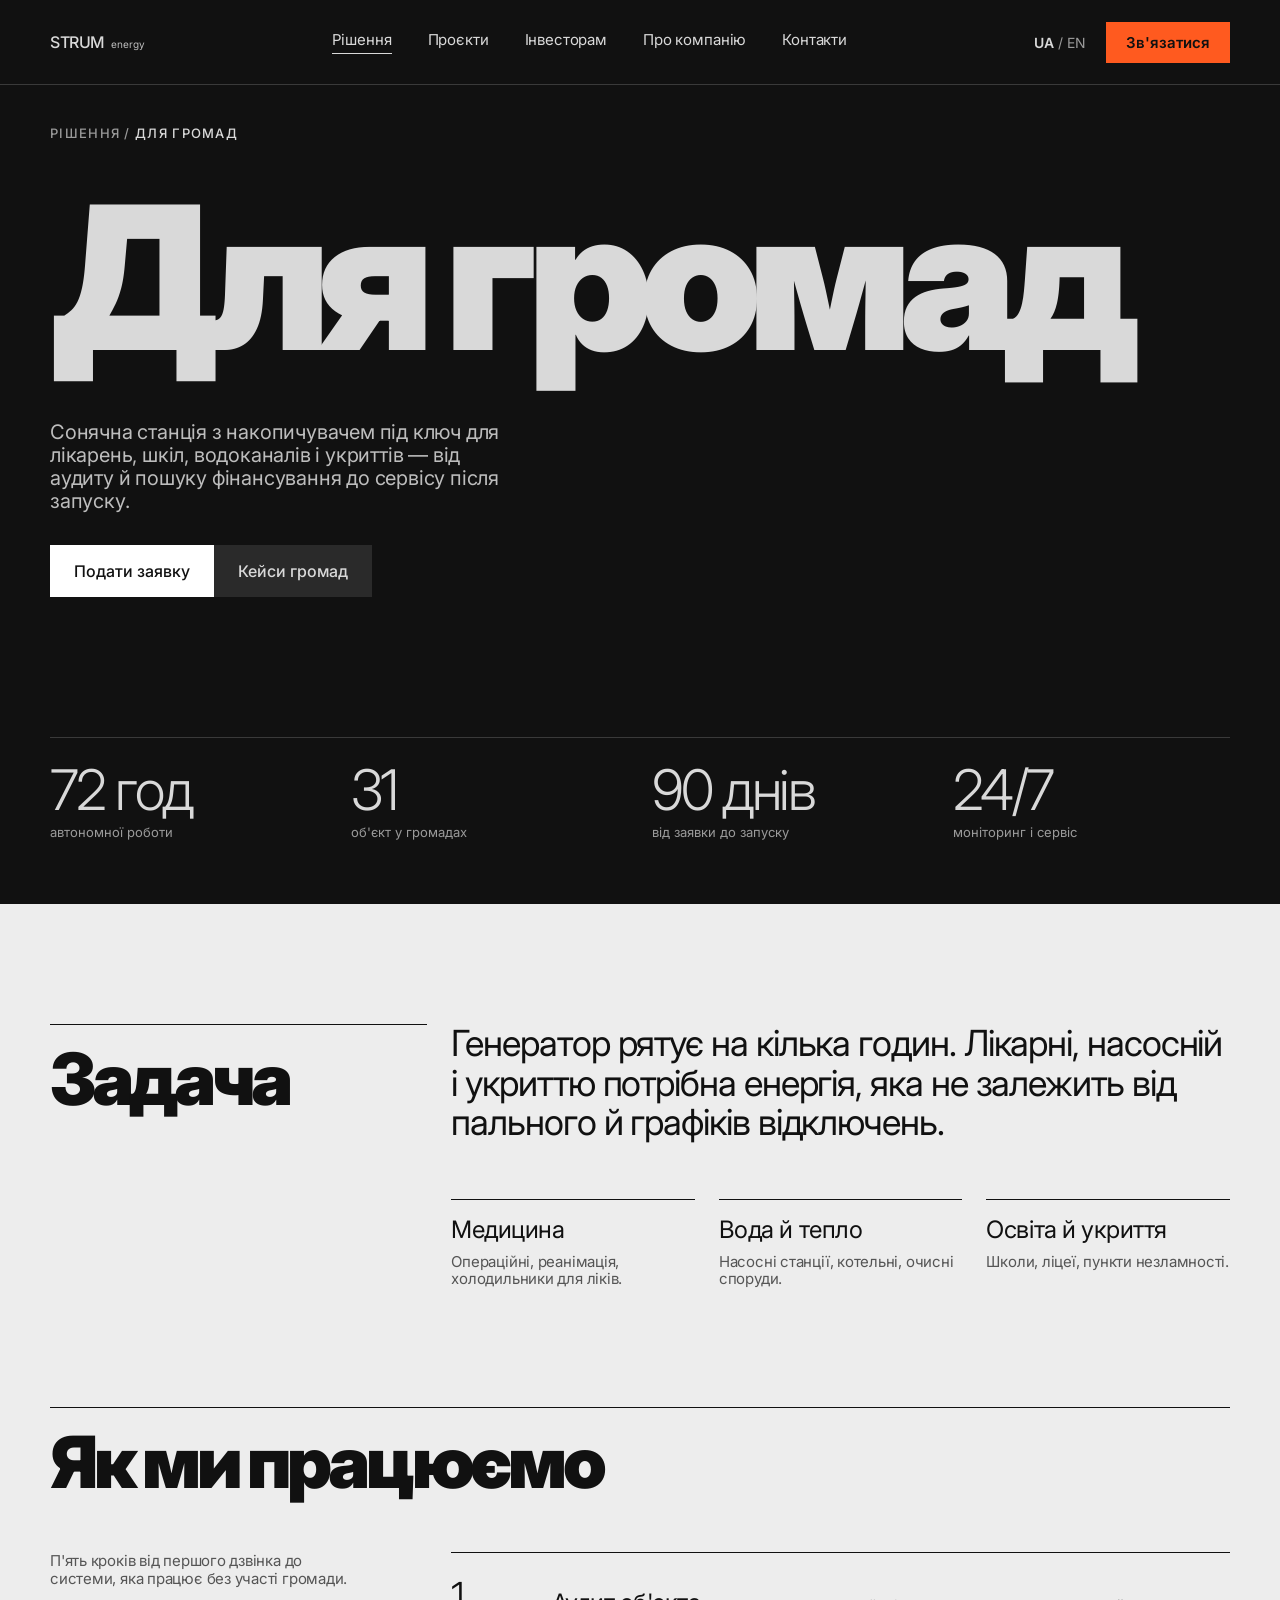
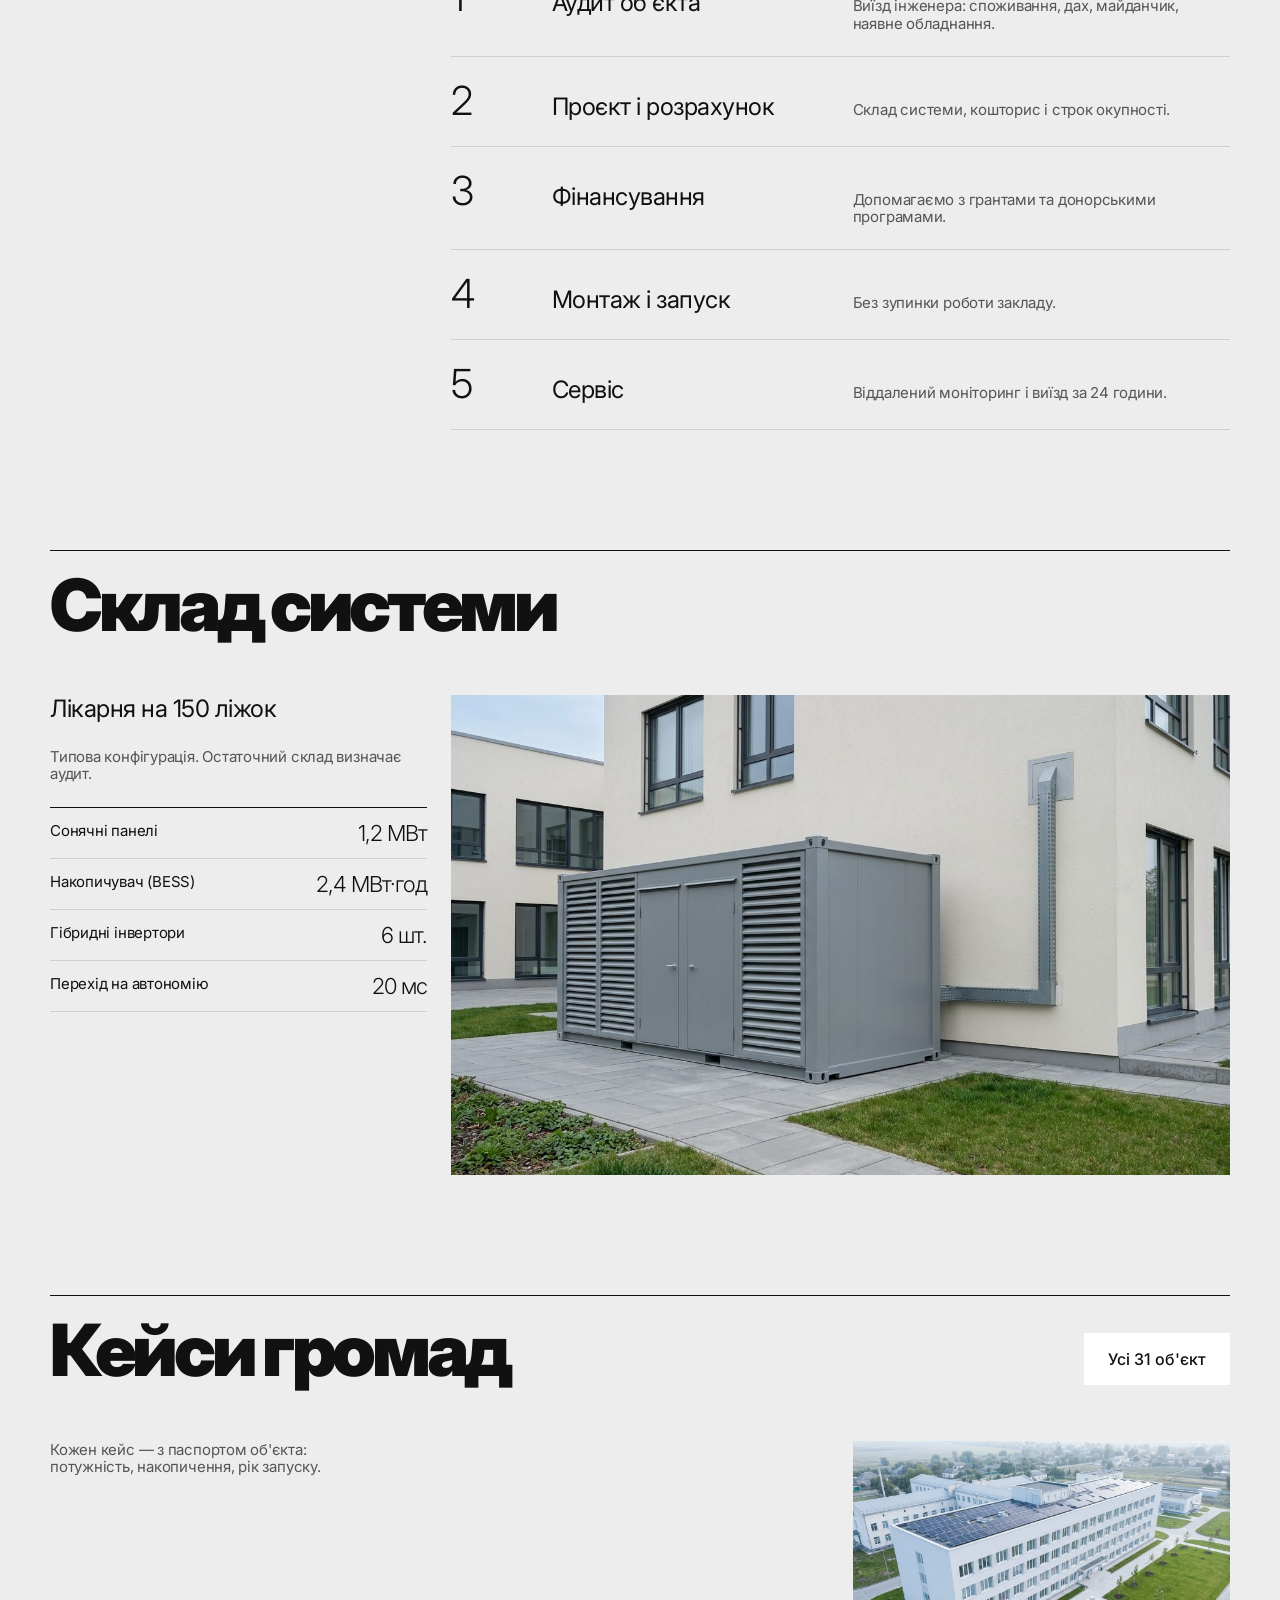
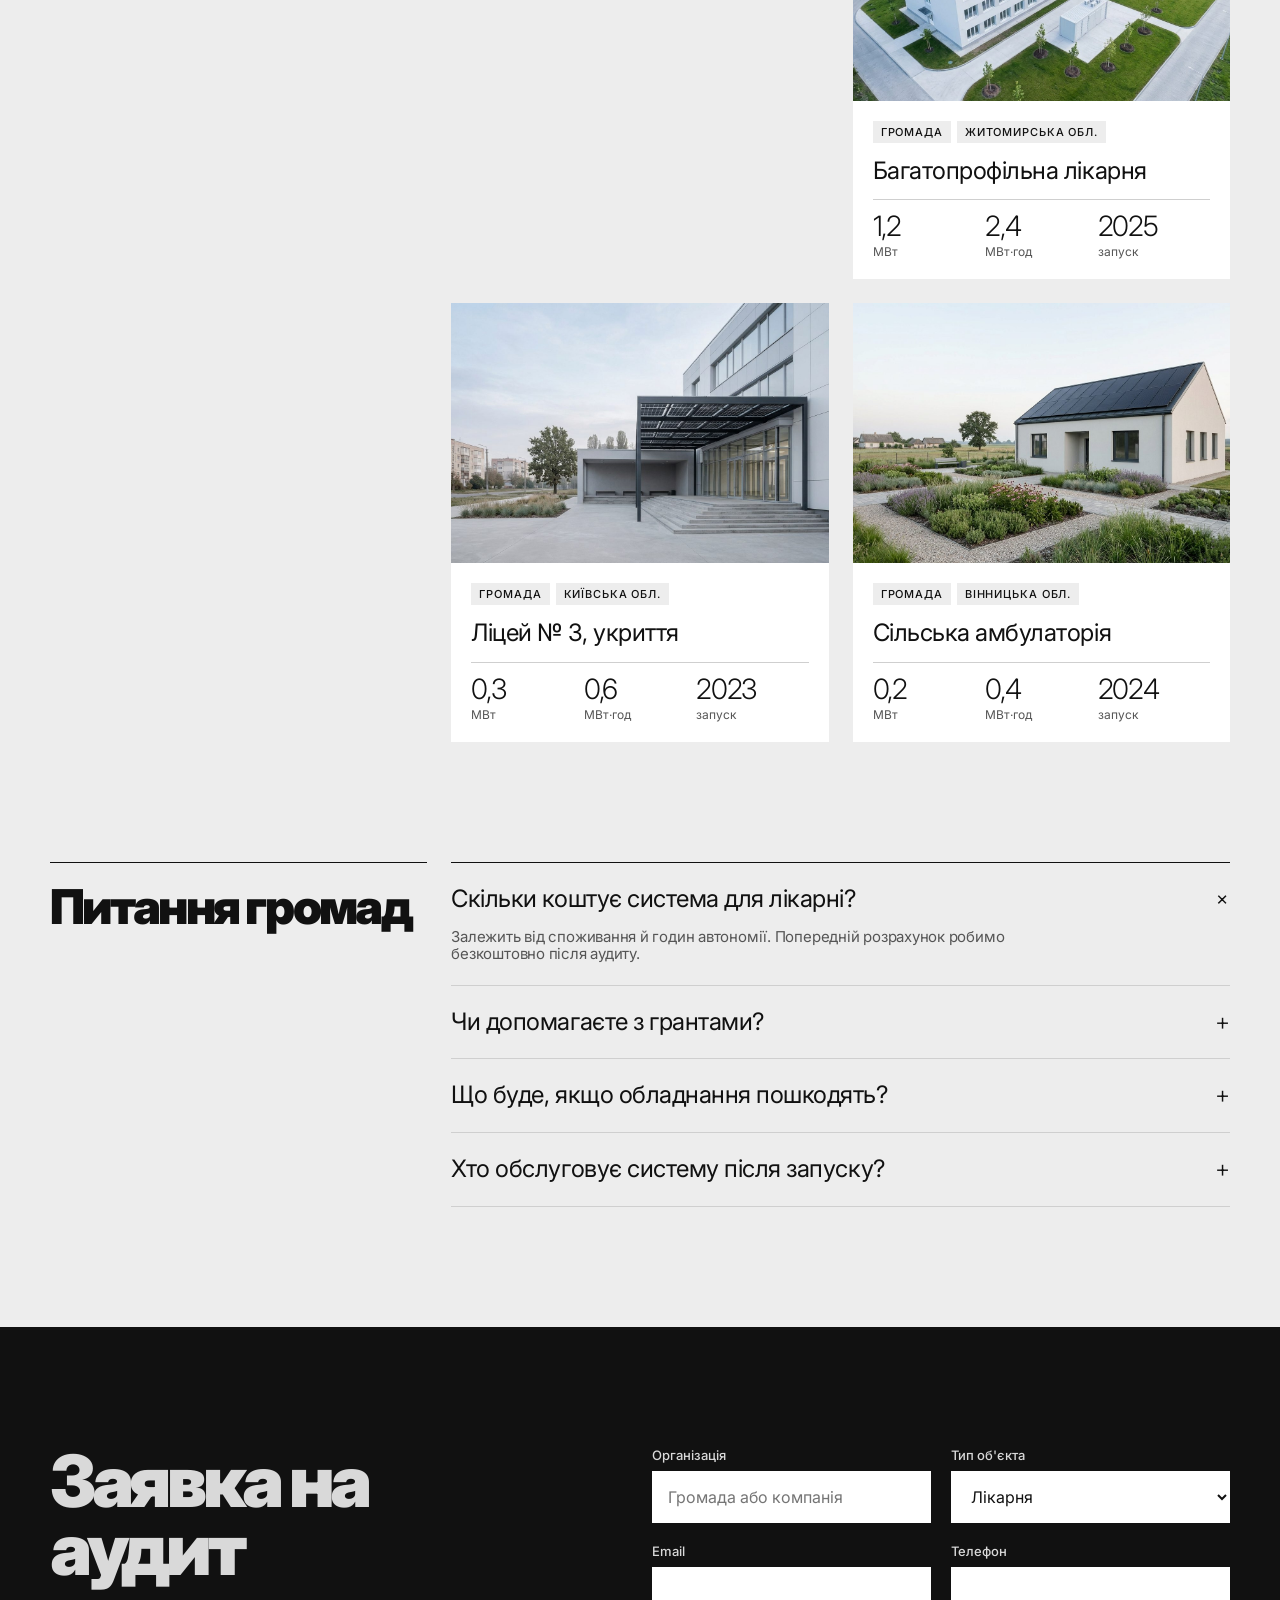
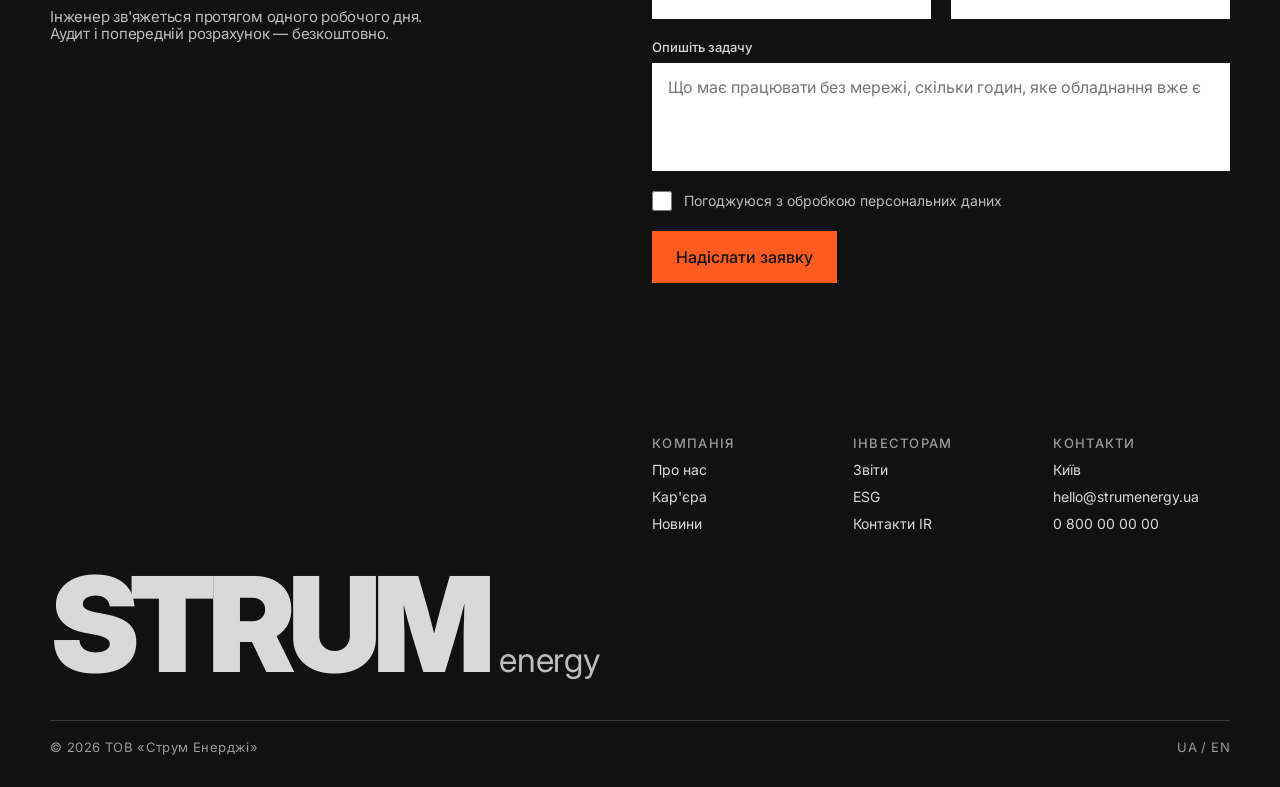
<file: solutions-communities.html>
<!doctype html>
<html lang="uk">
<head>
<meta charset="utf-8">
<meta name="viewport" content="width=device-width, initial-scale=1">
<title>Рішення для громад — Strum Energy</title>
<meta name="description" content="Сонячна станція з накопичувачем під ключ для лікарень, шкіл, водоканалів і укриттів.">
<meta property="og:title" content="Рішення для громад — Strum Energy">
<meta property="og:description" content="Сонячна станція з накопичувачем під ключ для лікарень, шкіл, водоканалів і укриттів.">
<meta property="og:image" content="assets/img/p02-hospital.jpg">
<meta name="theme-color" content="#111111">
<link rel="icon" href="assets/favicon.svg" type="image/svg+xml">
<link rel="preconnect" href="https://fonts.googleapis.com">
<link rel="preconnect" href="https://fonts.gstatic.com" crossorigin>
<link rel="stylesheet" href="https://fonts.googleapis.com/css2?family=Inter:wght@300;400;500;600;700;800;900&amp;display=swap">
<link rel="stylesheet" href="assets/css/styles.css">
<script src="assets/js/main.js" defer></script>
</head>
<body>
<div class="v-d">
<div class="p">

<div class="dk">
<header class="w" style="display:flex;justify-content:space-between;align-items:center;padding-top:20px;padding-bottom:20px;height:85px;box-sizing:border-box;border-bottom:1px solid #3A3A3A">
<a href="index.html" aria-label="Strum Energy — на головну" style="display:flex;align-items:baseline;gap:6px;text-decoration:none"><span style="font-size:16px;font-weight:500;letter-spacing:-0.03em;line-height:1">STRUM</span><span style="font-size:10px;font-weight:400;color:#BDBDBD">energy</span></a>
<nav class="nav" aria-label="Основна навігація" style="display:flex;gap:36px;font-size:15px;letter-spacing:-0.01em"><a href="#" style="text-decoration:none;border-bottom:1px solid #D9D9D9;padding-bottom:4px" aria-current="page">Рішення</a><a href="projects.html" style="text-decoration:none;">Проєкти</a><a href="investors.html" style="text-decoration:none;">Інвесторам</a><a href="#" style="text-decoration:none;">Про компанію</a><a href="contacts.html" style="text-decoration:none;">Контакти</a></nav>
<div style="display:flex;align-items:center;gap:20px;font-size:14px"><span><b style="font-weight:600">UA</b> <span style="color:#9A9A9A">/ EN</span></span><a href="contacts.html" class="btn bs" style="padding:11px 20px;font-size:15px;font-weight:600">Зв'язатися</a></div>
</header>
<section class="w" style="position:relative;padding-top:40px;padding-bottom:64px">
<nav aria-label="Хлібні крихти" class="lab mutd" style="margin-bottom:48px"><a href="#" style="text-decoration:none">Рішення</a> / <span style="color:#D9D9D9">Для громад</span></nav>
<div class="g">
<h1 class="hx" style="grid-column:1 / span 12;font-size:200px;position:relative;z-index:1">Для громад</h1>
</div>

<div class="g" style="margin-top:56px">
<div style="grid-column:1 / span 5;display:flex;flex-direction:column;gap:32px">
<p class="bl" style="color:#BDBDBD;max-width:460px">Сонячна станція з накопичувачем під ключ для лікарень, шкіл, водоканалів і укриттів — від аудиту й пошуку фінансування до сервісу після запуску.</p>
<div class="row0"><a href="#form" class="btn bw">Подати заявку</a><a href="projects.html" class="btn bg">Кейси громад</a></div>
</div>
</div>
<div class="g rld" style="margin-top:140px;padding-top:24px">
<div style="grid-column:span 3"><div class="num" style="font-size:56px">72 год</div><div class="mutd" style="font-size:13px;margin-top:6px">автономної роботи</div></div>
<div style="grid-column:span 3"><div class="num" style="font-size:56px">31</div><div class="mutd" style="font-size:13px;margin-top:6px">об'єкт у громадах</div></div>
<div style="grid-column:span 3"><div class="num" style="font-size:56px">90 днів</div><div class="mutd" style="font-size:13px;margin-top:6px">від заявки до запуску</div></div>
<div style="grid-column:span 3"><div class="num" style="font-size:56px">24/7</div><div class="mutd" style="font-size:13px;margin-top:6px">моніторинг і сервіс</div></div>
</div>
</section>
</div>

<section class="rv w g" style="padding-top:120px;padding-bottom:120px">
<h2 class="h2 sh" style="grid-column:1 / span 4">Задача</h2>
<div style="grid-column:5 / span 8;display:flex;flex-direction:column;gap:56px">
<p style="margin:0;font-size:36px;font-weight:400;line-height:1.1;letter-spacing:-0.03em">Генератор рятує на кілька годин. Лікарні, насосній і укриттю потрібна енергія, яка не залежить від пального й графіків відключень.</p>
<div style="display:grid;grid-template-columns:repeat(3,minmax(0,1fr));gap:24px">
<div class="rl" style="padding-top:16px;display:flex;flex-direction:column;gap:8px"><span class="h4">Медицина</span><p class="bd mut">Операційні, реанімація, холодильники для ліків.</p></div>
<div class="rl" style="padding-top:16px;display:flex;flex-direction:column;gap:8px"><span class="h4">Вода й тепло</span><p class="bd mut">Насосні станції, котельні, очисні споруди.</p></div>
<div class="rl" style="padding-top:16px;display:flex;flex-direction:column;gap:8px"><span class="h4">Освіта й укриття</span><p class="bd mut">Школи, ліцеї, пункти незламності.</p></div>
</div></div>
</section>

<section class="rv w" style="padding-bottom:120px">
<div class="g rl" style="align-items:end;margin-bottom:56px;padding-top:20px"><h2 class="h2" style="grid-column:1 / span 6">Як ми працюємо</h2><div style="grid-column:7 / span 6;display:flex;justify-content:flex-end"></div></div>
<div class="g">
<div style="grid-column:1 / span 4;display:flex;flex-direction:column;gap:16px"><p class="bd mut" style="max-width:300px">П'ять кроків від першого дзвінка до системи, яка працює без участі громади.</p></div>
<ol style="grid-column:5 / span 8;list-style:none;margin:0;padding:0">
<li class="rl g" style="grid-template-columns:repeat(8,minmax(0,1fr));padding:24px 0;align-items:baseline"><span class="num" style="grid-column:span 1;font-size:40px">1</span><span class="h4" style="grid-column:span 3">Аудит об'єкта</span><p class="bd mut" style="grid-column:span 4">Виїзд інженера: споживання, дах, майданчик, наявне обладнання.</p></li>
<li class="rlg g" style="grid-template-columns:repeat(8,minmax(0,1fr));padding:24px 0;align-items:baseline"><span class="num" style="grid-column:span 1;font-size:40px">2</span><span class="h4" style="grid-column:span 3">Проєкт і розрахунок</span><p class="bd mut" style="grid-column:span 4">Склад системи, кошторис і строк окупності.</p></li>
<li class="rlg g" style="grid-template-columns:repeat(8,minmax(0,1fr));padding:24px 0;align-items:baseline"><span class="num" style="grid-column:span 1;font-size:40px">3</span><span class="h4" style="grid-column:span 3">Фінансування</span><p class="bd mut" style="grid-column:span 4">Допомагаємо з грантами та донорськими програмами.</p></li>
<li class="rlg g" style="grid-template-columns:repeat(8,minmax(0,1fr));padding:24px 0;align-items:baseline"><span class="num" style="grid-column:span 1;font-size:40px">4</span><span class="h4" style="grid-column:span 3">Монтаж і запуск</span><p class="bd mut" style="grid-column:span 4">Без зупинки роботи закладу.</p></li>
<li class="rlg g" style="grid-template-columns:repeat(8,minmax(0,1fr));padding:24px 0;align-items:baseline;border-bottom:1px solid #CFCFCF"><span class="num" style="grid-column:span 1;font-size:40px">5</span><span class="h4" style="grid-column:span 3">Сервіс</span><p class="bd mut" style="grid-column:span 4">Віддалений моніторинг і виїзд за 24 години.</p></li>
</ol></div>
</section>

<section class="rv w" style="padding-bottom:120px">
<div class="g rl" style="align-items:end;margin-bottom:56px;padding-top:20px"><h2 class="h2" style="grid-column:1 / span 6">Склад системи</h2><div style="grid-column:7 / span 6;display:flex;justify-content:flex-end"></div></div>
<div class="g">
<div style="grid-column:1 / span 4;display:flex;flex-direction:column;gap:24px">
<span class="h4">Лікарня на 150 ліжок</span>
<p class="bd mut">Типова конфігурація. Остаточний склад визначає аудит.</p>
<div style="display:flex;flex-direction:column">
<div class="rl" style="display:flex;justify-content:space-between;padding:14px 0"><span class="bd">Сонячні панелі</span><span class="num" style="font-size:22px">1,2 МВт</span></div>
<div class="rlg" style="display:flex;justify-content:space-between;padding:14px 0"><span class="bd">Накопичувач (BESS)</span><span class="num" style="font-size:22px">2,4 МВт·год</span></div>
<div class="rlg" style="display:flex;justify-content:space-between;padding:14px 0"><span class="bd">Гібридні інвертори</span><span class="num" style="font-size:22px">6 шт.</span></div>
<div class="rlg" style="display:flex;justify-content:space-between;padding:14px 0;border-bottom:1px solid #CFCFCF"><span class="bd">Перехід на автономію</span><span class="num" style="font-size:22px">20 мс</span></div>
</div></div>
<img src="assets/img/p05-bess-hospital.jpg" alt="Контейнер накопичувача біля лікарні" style="grid-column:5 / span 8;height:480px;width:100%;display:block;object-fit:cover">
</div>
</section>

<section class="rv w" style="padding-bottom:120px">
<div class="g rl" style="align-items:end;margin-bottom:56px;padding-top:20px"><h2 class="h2" style="grid-column:1 / span 6">Кейси громад</h2><div style="grid-column:7 / span 6;display:flex;justify-content:flex-end"><a href="projects.html" class="btn bw">Усі 31 об'єкт</a></div></div>
<div class="g" style="row-gap:24px">
<div style="grid-column:1 / span 4;display:flex;flex-direction:column;gap:16px"><p class="bd mut" style="max-width:300px">Кожен кейс — з паспортом об'єкта: потужність, накопичення, рік запуску.</p></div>
<div style="grid-column:9 / span 4"><a href="project-hospital.html" class="card" style="text-decoration:none;background:#FFFFFF;display:flex;flex-direction:column">
<img src="assets/img/p02-hospital.jpg" alt="Багатопрофільна лікарня" style="height:260px;width:100%;display:block;object-fit:cover">
<div style="padding:20px;display:flex;flex-direction:column;gap:14px">
<div style="display:flex;gap:6px"><span class="tag">Громада</span><span class="tag">Житомирська обл.</span></div>
<span class="h4">Багатопрофільна лікарня</span>
<div class="rlg" style="display:grid;grid-template-columns:repeat(3,minmax(0,1fr));padding-top:12px">
<div><div class="num" style="font-size:28px">1,2</div><div style="font-size:12px;color:#555555;margin-top:4px">МВт</div></div>
<div><div class="num" style="font-size:28px">2,4</div><div style="font-size:12px;color:#555555;margin-top:4px">МВт·год</div></div>
<div><div class="num" style="font-size:28px">2025</div><div style="font-size:12px;color:#555555;margin-top:4px">запуск</div></div>
</div></div></a></div>
<div style="grid-column:5 / span 4"><a href="project-hospital.html" class="card" style="text-decoration:none;background:#FFFFFF;display:flex;flex-direction:column">
<img src="assets/img/p09-school.jpg" alt="Ліцей № 3, укриття" style="height:260px;width:100%;display:block;object-fit:cover">
<div style="padding:20px;display:flex;flex-direction:column;gap:14px">
<div style="display:flex;gap:6px"><span class="tag">Громада</span><span class="tag">Київська обл.</span></div>
<span class="h4">Ліцей № 3, укриття</span>
<div class="rlg" style="display:grid;grid-template-columns:repeat(3,minmax(0,1fr));padding-top:12px">
<div><div class="num" style="font-size:28px">0,3</div><div style="font-size:12px;color:#555555;margin-top:4px">МВт</div></div>
<div><div class="num" style="font-size:28px">0,6</div><div style="font-size:12px;color:#555555;margin-top:4px">МВт·год</div></div>
<div><div class="num" style="font-size:28px">2023</div><div style="font-size:12px;color:#555555;margin-top:4px">запуск</div></div>
</div></div></a></div>
<div style="grid-column:9 / span 4"><a href="project-hospital.html" class="card" style="text-decoration:none;background:#FFFFFF;display:flex;flex-direction:column">
<img src="assets/img/p12-clinic.jpg" alt="Сільська амбулаторія" style="height:260px;width:100%;display:block;object-fit:cover">
<div style="padding:20px;display:flex;flex-direction:column;gap:14px">
<div style="display:flex;gap:6px"><span class="tag">Громада</span><span class="tag">Вінницька обл.</span></div>
<span class="h4">Сільська амбулаторія</span>
<div class="rlg" style="display:grid;grid-template-columns:repeat(3,minmax(0,1fr));padding-top:12px">
<div><div class="num" style="font-size:28px">0,2</div><div style="font-size:12px;color:#555555;margin-top:4px">МВт</div></div>
<div><div class="num" style="font-size:28px">0,4</div><div style="font-size:12px;color:#555555;margin-top:4px">МВт·год</div></div>
<div><div class="num" style="font-size:28px">2024</div><div style="font-size:12px;color:#555555;margin-top:4px">запуск</div></div>
</div></div></a></div>
</div>
</section>

<section class="rv w g" style="padding-bottom:120px">
<h2 class="h3 sh" style="grid-column:1 / span 4">Питання громад</h2>
<div style="grid-column:5 / span 8;display:flex;flex-direction:column">
<details class="rl" style="padding:22px 0" open><summary><span class="h4">Скільки коштує система для лікарні?</span><span class="pm" aria-hidden="true">+</span></summary><p class="bd mut" style="max-width:560px;margin-top:14px">Залежить від споживання й годин автономії. Попередній розрахунок робимо безкоштовно після аудиту.</p></details><details class="rlg" style="padding:22px 0"><summary><span class="h4">Чи допомагаєте з грантами?</span><span class="pm" aria-hidden="true">+</span></summary><p class="bd mut" style="max-width:560px;margin-top:14px">Так. Готуємо технічну частину заявки й розрахунки для донорських і державних програм та супроводжуємо громаду до підписання договору.</p></details><details class="rlg" style="padding:22px 0"><summary><span class="h4">Що буде, якщо обладнання пошкодять?</span><span class="pm" aria-hidden="true">+</span></summary><p class="bd mut" style="max-width:560px;margin-top:14px">Система застрахована, а сервісна бригада виїжджає протягом 24 годин. Пошкоджені модулі замінюємо з резервного складу.</p></details><details class="rlg" style="padding:22px 0;border-bottom:1px solid #CFCFCF"><summary><span class="h4">Хто обслуговує систему після запуску?</span><span class="pm" aria-hidden="true">+</span></summary><p class="bd mut" style="max-width:560px;margin-top:14px">Ми: моніторинг 24/7, планові огляди двічі на рік і щомісячний звіт про вироблену енергію.</p></details>
</div>
</section>

<div class="dk">
<section id="form" class="rv w g" style="padding-top:120px;padding-bottom:96px">
<div style="grid-column:1 / span 5;display:flex;flex-direction:column;gap:24px"><h2 class="h2">Заявка на аудит</h2><p class="bd" style="color:#BDBDBD;max-width:380px">Інженер зв'яжеться протягом одного робочого дня. Аудит і попередній розрахунок — безкоштовно.</p></div>
<form  data-c="formCls" style="grid-column:7 / span 6;display:grid;grid-template-columns:repeat(2,minmax(0,1fr));gap:20px">
<div class="fld"><label for="a1">Організація</label><input id="a1" type="text" placeholder="Громада або компанія"></div>
<div class="fld"><label for="a2">Тип об'єкта</label><select id="a2"><option>Лікарня</option><option>Школа</option><option>Водоканал</option><option>Укриття</option></select></div>
<div class="fld"><label for="a3">Email</label><input id="a3" type="email"></div>
<div class="fld"><label for="a4">Телефон</label><input id="a4" type="tel"></div>
<div class="fld" style="grid-column:1 / -1"><label for="a5">Опишіть задачу</label><textarea id="a5" rows="4" placeholder="Що має працювати без мережі, скільки годин, яке обладнання вже є"></textarea></div>
<label style="grid-column:1 / -1;display:flex;align-items:center;gap:12px;font-size:14px;color:#BDBDBD"><input type="checkbox" style="width:20px;height:20px;accent-color:#FF5A1F;margin:0"> Погоджуюся з обробкою персональних даних</label>
<div style="grid-column:1 / -1"><button type="button" class="btn bs" data-on="send" style="border:0;font-family:inherit;cursor:pointer">Надіслати заявку</button></div>
</form><div class="ok" data-c="okCls" style="grid-column:7 / span 6"><span class="lab" style="color:#FF5A1F">Заявку отримано</span><p style="margin:0;font-size:32px;font-weight:400;line-height:1.1;letter-spacing:-0.03em">Дякуємо! Інженер зв'яжеться з вами протягом одного робочого дня.</p><button type="button" class="btn bg" data-on="reset" style="border:0;font-family:inherit;cursor:pointer;align-self:flex-start">Надіслати ще одну</button></div></section>
<footer class="w" style="padding-top:56px;padding-bottom:32px;display:flex;flex-direction:column;gap:40px">
<div class="g">
<div style="grid-column:7 / span 2;display:flex;flex-direction:column;gap:10px;font-size:14px"><span class="lab mutd">Компанія</span><a href="#" style="text-decoration:none">Про нас</a><a href="#" style="text-decoration:none">Кар'єра</a><a href="#" style="text-decoration:none">Новини</a></div>
<div style="grid-column:9 / span 2;display:flex;flex-direction:column;gap:10px;font-size:14px"><span class="lab mutd">Інвесторам</span><a href="investors.html" style="text-decoration:none">Звіти</a><a href="investors.html" style="text-decoration:none">ESG</a><a href="investors.html" style="text-decoration:none">Контакти IR</a></div>
<div style="grid-column:11 / span 2;display:flex;flex-direction:column;gap:10px;font-size:14px"><span class="lab mutd">Контакти</span><span>Київ</span><a href="mailto:hello@strumenergy.ua" style="text-decoration:none">hello@strumenergy.ua</a><a href="tel:0800000000" style="text-decoration:none">0 800 00 00 00</a></div>
</div>
<div style="display:flex;align-items:baseline;gap:12px"><span style="font-size:132px;font-weight:900;letter-spacing:-0.06em;line-height:0.8">STRUM</span><span style="font-size:34px;font-weight:400;color:#BDBDBD;letter-spacing:-0.01em">energy</span></div>
<div class="rld" style="display:flex;justify-content:space-between;padding-top:18px;font-size:13px;letter-spacing:0.03em;color:#9A9A9A;gap:16px;flex-wrap:wrap"><span>© 2026 ТОВ «Струм Енерджі»</span><span>UA / EN</span></div>
</footer>
</div>

</div>
</div>
<div class="v-m">
<div class="p">

<div class="dk"><header class="w" style="display:flex;justify-content:space-between;align-items:center;padding-top:16px;padding-bottom:16px;border-bottom:1px solid #3A3A3A">
<a href="index.html" aria-label="Strum Energy — на головну" style="display:flex;align-items:baseline;gap:5px;text-decoration:none"><span style="font-size:16px;font-weight:500;letter-spacing:-0.03em;line-height:1">STRUM</span><span style="font-size:10px;font-weight:400;color:#BDBDBD">energy</span></a>
<div style="display:flex;align-items:center;gap:16px"><span style="font-size:13px"><b style="font-weight:600">UA</b> <span style="color:#9A9A9A">/ EN</span></span>
<a href="#menu" aria-label="Меню" style="width:44px;height:44px;border:0;background:#2A2A2A;display:flex;flex-direction:column;justify-content:center;align-items:center;gap:6px;padding:0;text-decoration:none"><span style="display:block;width:18px;height:2px;background:#D9D9D9"></span><span style="display:block;width:18px;height:2px;background:#D9D9D9"></span></a></div>
</header>
<section class="w" style="padding-top:24px;padding-bottom:40px">
<nav aria-label="Хлібні крихти" class="lab mutd" style="margin-bottom:24px"><a href="#" style="text-decoration:none">Рішення</a> / <span style="color:#D9D9D9">Для громад</span></nav>
<h1 class="hx" style="font-size:76px;position:relative;z-index:1">Для громад</h1>
<img src="assets/img/p02-hospital.jpg" alt="Лікарня з сонячними панелями на даху" style="width:calc(100% - 56px);height:220px;margin-top:-20px;margin-left:56px;position:relative;z-index:2;display:block;object-fit:cover">
<p class="bd" style="color:#BDBDBD;margin-top:28px">Сонячна станція з накопичувачем під ключ: від аудиту й пошуку фінансування до сервісу після запуску.</p>
<div class="st" style="gap:0;margin-top:24px"><a href="#form-m" class="btn bw">Подати заявку</a><a href="projects.html" class="btn bg">Кейси громад</a></div>
<div class="g2" style="margin-top:40px"><div class="rld" style="padding-top:12px"><div class="num" style="font-size:40px">72 год</div><div class="mutd" style="font-size:12px;margin-top:6px">автономної роботи</div></div><div class="rld" style="padding-top:12px"><div class="num" style="font-size:40px">31</div><div class="mutd" style="font-size:12px;margin-top:6px">об'єкт у громадах</div></div><div class="rld" style="padding-top:12px"><div class="num" style="font-size:40px">90 днів</div><div class="mutd" style="font-size:12px;margin-top:6px">від заявки до запуску</div></div><div class="rld" style="padding-top:12px"><div class="num" style="font-size:40px">24/7</div><div class="mutd" style="font-size:12px;margin-top:6px">моніторинг і сервіс</div></div></div>
</section></div>

<section class="rv w st" style="padding-top:72px;gap:24px"><h2 class="h2">Задача</h2><p style="margin:0;font-size:22px;font-weight:400;line-height:1.15;letter-spacing:-0.02em">Генератор рятує на кілька годин. Лікарні, насосній і укриттю потрібна енергія, яка не залежить від пального й графіків.</p><div><div class="rl st" style="padding:16px 0;gap:6px"><span class="h4">Медицина</span><p class="bd mut">Операційні, реанімація, холодильники для ліків.</p></div><div class="rlg st" style="padding:16px 0;gap:6px"><span class="h4">Вода й тепло</span><p class="bd mut">Насосні станції, котельні, очисні споруди.</p></div><div class="rlg st" style="padding:16px 0;gap:6px;border-bottom:1px solid #CFCFCF"><span class="h4">Освіта й укриття</span><p class="bd mut">Школи, ліцеї, пункти незламності.</p></div></div></section>

<section class="rv w st" style="padding-top:72px;gap:24px"><h2 class="h2">Як ми працюємо</h2><div><div class="rl st" style="padding:16px 0;gap:6px"><div style="display:flex;gap:16px;align-items:baseline"><span class="num" style="font-size:32px;width:28px">1</span><span class="h4">Аудит об'єкта</span></div><p class="bd mut" style="padding-left:44px">Виїзд інженера: споживання, дах, майданчик.</p></div><div class="rlg st" style="padding:16px 0;gap:6px"><div style="display:flex;gap:16px;align-items:baseline"><span class="num" style="font-size:32px;width:28px">2</span><span class="h4">Проєкт і розрахунок</span></div><p class="bd mut" style="padding-left:44px">Склад системи, кошторис і строк окупності.</p></div><div class="rlg st" style="padding:16px 0;gap:6px"><div style="display:flex;gap:16px;align-items:baseline"><span class="num" style="font-size:32px;width:28px">3</span><span class="h4">Фінансування</span></div><p class="bd mut" style="padding-left:44px">Допомагаємо з грантами та донорськими програмами.</p></div><div class="rlg st" style="padding:16px 0;gap:6px"><div style="display:flex;gap:16px;align-items:baseline"><span class="num" style="font-size:32px;width:28px">4</span><span class="h4">Монтаж і запуск</span></div><p class="bd mut" style="padding-left:44px">Без зупинки роботи закладу.</p></div><div class="rlg st" style="padding:16px 0;gap:6px;border-bottom:1px solid #CFCFCF"><div style="display:flex;gap:16px;align-items:baseline"><span class="num" style="font-size:32px;width:28px">5</span><span class="h4">Сервіс</span></div><p class="bd mut" style="padding-left:44px">Віддалений моніторинг і виїзд за 24 години.</p></div></div></section>

<section class="rv w st" style="padding-top:72px;gap:24px"><h2 class="h2">Склад системи</h2><span class="h4">Лікарня на 150 ліжок</span><p class="bd mut">Типова конфігурація. Остаточний склад визначає аудит.</p><div><div class="rl" style="display:flex;justify-content:space-between;padding:14px 0"><span class="bd">Сонячні панелі</span><span class="num" style="font-size:20px">1,2 МВт</span></div><div class="rlg" style="display:flex;justify-content:space-between;padding:14px 0"><span class="bd">Накопичувач (BESS)</span><span class="num" style="font-size:20px">2,4 МВт·год</span></div><div class="rlg" style="display:flex;justify-content:space-between;padding:14px 0"><span class="bd">Гібридні інвертори</span><span class="num" style="font-size:20px">6 шт.</span></div><div class="rlg" style="display:flex;justify-content:space-between;padding:14px 0;border-bottom:1px solid #CFCFCF"><span class="bd">Перехід на автономію</span><span class="num" style="font-size:20px">20 мс</span></div></div><img src="assets/img/p05-bess-hospital.jpg" alt="Контейнер накопичувача біля лікарні" style="height:240px;width:100%;display:block;object-fit:cover"></section>

<section class="rv w st" style="padding-top:72px;gap:24px;gap:16px"><h2 class="h2">Кейси громад</h2><a href="project-hospital.html" class="card cw" data-c="sh" style="text-decoration:none;background:#FFFFFF;display:flex;flex-direction:column">
<img src="assets/img/p02-hospital.jpg" alt="Багатопрофільна лікарня" style="height:200px;width:100%;display:block;object-fit:cover">
<div style="padding:16px;display:flex;flex-direction:column;gap:12px">
<div style="display:flex;gap:6px"><span class="tag">Громада</span><span class="tag">Житомирська обл.</span></div>
<span class="h4">Багатопрофільна лікарня</span>
<div class="rlg" style="display:grid;grid-template-columns:repeat(3,minmax(0,1fr));padding-top:10px">
<div><div class="num" style="font-size:24px">1,2</div><div style="font-size:11px;color:#555555;margin-top:4px">МВт</div></div>
<div><div class="num" style="font-size:24px">2,4</div><div style="font-size:11px;color:#555555;margin-top:4px">МВт·год</div></div>
<div><div class="num" style="font-size:24px">2025</div><div style="font-size:11px;color:#555555;margin-top:4px">запуск</div></div>
</div></div></a><a href="project-hospital.html" class="card cw" data-c="sh" style="text-decoration:none;background:#FFFFFF;display:flex;flex-direction:column">
<img src="assets/img/p09-school.jpg" alt="Ліцей № 3, укриття" style="height:200px;width:100%;display:block;object-fit:cover">
<div style="padding:16px;display:flex;flex-direction:column;gap:12px">
<div style="display:flex;gap:6px"><span class="tag">Громада</span><span class="tag">Київська обл.</span></div>
<span class="h4">Ліцей № 3, укриття</span>
<div class="rlg" style="display:grid;grid-template-columns:repeat(3,minmax(0,1fr));padding-top:10px">
<div><div class="num" style="font-size:24px">0,3</div><div style="font-size:11px;color:#555555;margin-top:4px">МВт</div></div>
<div><div class="num" style="font-size:24px">0,6</div><div style="font-size:11px;color:#555555;margin-top:4px">МВт·год</div></div>
<div><div class="num" style="font-size:24px">2023</div><div style="font-size:11px;color:#555555;margin-top:4px">запуск</div></div>
</div></div></a><a href="projects.html" class="btn bw">Усі 31 об'єкт</a></section>

<section class="rv w st" style="padding-top:72px;padding-bottom:72px;gap:24px"><h2 class="h3">Питання громад</h2><div>
<details class="rl" style="padding:22px 0" open><summary><span class="h4" style="font-size:17px">Скільки коштує система для лікарні?</span><span class="pm" aria-hidden="true">+</span></summary><p class="bd mut" style="max-width:560px;margin-top:14px">Залежить від споживання й годин автономії. Попередній розрахунок робимо безкоштовно після аудиту.</p></details><details class="rlg" style="padding:22px 0"><summary><span class="h4" style="font-size:17px">Чи допомагаєте з грантами?</span><span class="pm" aria-hidden="true">+</span></summary><p class="bd mut" style="max-width:560px;margin-top:14px">Так. Готуємо технічну частину заявки й розрахунки для донорських і державних програм та супроводжуємо громаду до підписання договору.</p></details><details class="rlg" style="padding:22px 0"><summary><span class="h4" style="font-size:17px">Що буде, якщо обладнання пошкодять?</span><span class="pm" aria-hidden="true">+</span></summary><p class="bd mut" style="max-width:560px;margin-top:14px">Система застрахована, а сервісна бригада виїжджає протягом 24 годин. Пошкоджені модулі замінюємо з резервного складу.</p></details><details class="rlg" style="padding:22px 0;border-bottom:1px solid #CFCFCF"><summary><span class="h4" style="font-size:17px">Хто обслуговує систему після запуску?</span><span class="pm" aria-hidden="true">+</span></summary><p class="bd mut" style="max-width:560px;margin-top:14px">Ми: моніторинг 24/7, планові огляди двічі на рік і щомісячний звіт про вироблену енергію.</p></details>
</div></section>

<div class="dk"><section id="form-m" class="rv w st" style="padding-top:72px;padding-bottom:56px;gap:24px">
<h2 class="h2">Заявка на аудит</h2><p class="bd" style="color:#BDBDBD">Інженер зв'яжеться протягом одного робочого дня. Аудит і попередній розрахунок — безкоштовно.</p>
<form class="st" data-c="formCls" style="gap:16px">
<div class="fld"><label for="m1">Організація</label><input id="m1" type="text" placeholder="Громада або компанія"></div>
<div class="fld"><label for="m2">Тип об'єкта</label><select id="m2"><option>Лікарня</option><option>Школа</option><option>Водоканал</option><option>Укриття</option></select></div>
<div class="fld"><label for="m3">Email</label><input id="m3" type="email"></div>
<div class="fld"><label for="m4">Телефон</label><input id="m4" type="tel"></div>
<div class="fld"><label for="m5">Опишіть задачу</label><textarea id="m5" rows="4" placeholder="Що має працювати без мережі"></textarea></div>
<label style="display:flex;align-items:flex-start;gap:12px;font-size:13px;color:#BDBDBD"><input type="checkbox" style="width:20px;height:20px;accent-color:#FF5A1F;margin:0;flex:none"> Погоджуюся з обробкою персональних даних</label>
<button type="button" class="btn bs" data-on="send" style="border:0;font-family:inherit;width:100%">Надіслати заявку</button>
</form><div class="ok" data-c="okCls" style=""><span class="lab" style="color:#FF5A1F">Заявку отримано</span><p style="margin:0;font-size:32px;font-weight:400;line-height:1.1;letter-spacing:-0.03em">Дякуємо! Інженер зв'яжеться з вами протягом одного робочого дня.</p><button type="button" class="btn bg" data-on="reset" style="border:0;font-family:inherit;cursor:pointer;align-self:flex-start">Надіслати ще одну</button></div></section><footer class="w" style="padding-top:48px;padding-bottom:24px;display:flex;flex-direction:column;gap:40px">
<div class="g2">
<div class="st" style="gap:10px;font-size:14px"><span class="lab mutd">Компанія</span><a href="#" style="text-decoration:none">Про нас</a><a href="#" style="text-decoration:none">Кар'єра</a><a href="#" style="text-decoration:none">Новини</a></div>
<div class="st" style="gap:10px;font-size:14px"><span class="lab mutd">Інвесторам</span><a href="investors.html" style="text-decoration:none">Звіти</a><a href="investors.html" style="text-decoration:none">ESG</a><a href="investors.html" style="text-decoration:none">Контакти IR</a></div>
<div class="st" style="gap:10px;font-size:14px"><span class="lab mutd">Контакти</span><span>Київ</span><a href="mailto:hello@strumenergy.ua" style="text-decoration:none">hello@strumenergy.ua</a><a href="tel:0800000000" style="text-decoration:none">0 800 00 00 00</a></div>
</div>
<div style="display:flex;align-items:baseline;gap:6px"><span style="font-size:80px;font-weight:900;letter-spacing:-0.06em;line-height:0.8">STRUM</span><span style="font-size:16px;font-weight:500;color:#BDBDBD">energy</span></div>
<div class="rld" style="display:flex;justify-content:space-between;padding-top:16px;font-size:11px;color:#9A9A9A"><span>© 2026 ТОВ «Струм Енерджі»</span><span>UA / EN</span></div>
</footer></div>

</div>
<div id="menu" class="menu" role="dialog" aria-label="Меню"><div style="width: 100%; min-height: 100vh; box-sizing: border-box; background: #111111; color: #D9D9D9; font-family: 'Inter', sans-serif; display: flex; flex-direction: column">
<header style="display: flex; justify-content: space-between; align-items: center; padding: 16px; border-bottom: 1px solid #3A3A3A">
<a href="index.html" aria-label="Strum Energy — на головну" style="display: flex; align-items: baseline; gap: 5px; text-decoration: none"><span style="font-size: 16px; font-weight: 500; letter-spacing: -0.03em; line-height: 1">STRUM</span><span style="font-size: 10px; font-weight: 400; color: #BDBDBD">energy</span></a>
<a href="#" aria-label="Закрити меню" style="width: 44px; height: 44px; background: #2A2A2A; display: flex; align-items: center; justify-content: center; text-decoration: none; font-size: 22px; line-height: 1">×</a>
</header>
<nav aria-label="Основна навігація" style="display: flex; flex-direction: column; padding: 24px 16px 0">
<a href="solutions-communities.html" style="text-decoration: none; font-size: 40px; font-weight: 900; letter-spacing: -0.06em; line-height: 1; padding: 14px 0; border-top: 1px solid #3A3A3A">Рішення</a>
<a href="projects.html" style="text-decoration: none; font-size: 40px; font-weight: 900; letter-spacing: -0.06em; line-height: 1; padding: 14px 0; border-top: 1px solid #3A3A3A">Проєкти</a>
<a href="investors.html" style="text-decoration: none; font-size: 40px; font-weight: 900; letter-spacing: -0.06em; line-height: 1; padding: 14px 0; border-top: 1px solid #3A3A3A">Інвесторам</a>
<a href="#" style="text-decoration: none; font-size: 40px; font-weight: 900; letter-spacing: -0.06em; line-height: 1; padding: 14px 0; border-top: 1px solid #3A3A3A">Про компанію</a>
<a href="contacts.html" style="text-decoration: none; font-size: 40px; font-weight: 900; letter-spacing: -0.06em; line-height: 1; padding: 14px 0; border-top: 1px solid #3A3A3A; border-bottom: 1px solid #3A3A3A">Контакти</a>
</nav>
<div style="margin-top: auto; padding: 16px; display: flex; flex-direction: column; gap: 20px">
<div role="group" aria-label="Мова сайту" style="display: flex; font-size: 14px; font-weight: 500"><a href="#" aria-current="true" style="text-decoration: none; height: 44px; width: 56px; display: flex; align-items: center; justify-content: center; background: #D9D9D9; color: #111111">UA</a><a href="#" style="text-decoration: none; height: 44px; width: 56px; display: flex; align-items: center; justify-content: center; background: #2A2A2A">EN</a></div>
<a href="contacts.html" style="display: block; text-align: center; text-decoration: none; padding: 16px 20px; font-weight: 600; font-size: 15px; background: #FF5A1F; color: #111111">Зв'язатися</a>
</div>
</div></div>
</div>
</body>
</html>
</file>
<file: assets/css/styles.css>
/* Strum Energy — concept site. Desktop and mobile layouts live side by side; the breakpoint picks one. */
html{scroll-behavior:smooth}
body{margin:0;background:#111111;-webkit-font-smoothing:antialiased}
.v-m{display:none}
.v-d{overflow-x:hidden}
@media (max-width:1199px){.v-d{display:none}.v-m{display:block}}
.v-m .p{width:100%!important}
.v-m .w{max-width:720px;margin-left:auto;margin-right:auto}
.menu{display:none;position:fixed;inset:0;z-index:100;overflow:auto;background:#111111}
.menu:target{display:block}
@media (prefers-reduced-motion: reduce){html{scroll-behavior:auto}}

/* desktop */
.v-d a{color:inherit}
.v-d .p{width:100%;background:#EDEDED;color:#111111;font-family:'Inter',sans-serif}
.v-d .w{max-width:1440px;margin:0 auto;box-sizing:border-box;padding-left:50px;padding-right:50px}
.v-d .g{display:grid;grid-template-columns:repeat(12,minmax(0,1fr));column-gap:24px}
.v-d .dk{background:#111111;color:#D9D9D9}
.v-d .hx{font-weight:900;letter-spacing:-0.065em;line-height:0.88;margin:0}
.v-d .h2{font-weight:900;font-size:72px;letter-spacing:-0.06em;line-height:0.95;margin:0}
.v-d .h3{font-weight:900;font-size:48px;letter-spacing:-0.055em;line-height:1;margin:0}
.v-d .h4{font-weight:400;font-size:24px;letter-spacing:-0.02em;line-height:1.2;margin:0}
.v-d .h5{font-weight:400;font-size:34px;letter-spacing:-0.025em;line-height:1.15;margin:0}
.v-d .sh{border-top:1px solid #111111;padding-top:20px;align-self:start}
.v-d .dk .sh{border-top-color:#3A3A3A}
.v-d .row0{display:flex;gap:0;flex-wrap:wrap}
.v-d .chips{display:flex;gap:1px;flex-wrap:wrap}
.v-d .lab{font-size:13px;font-weight:500;text-transform:uppercase;letter-spacing:0.1em}
.v-d .num{font-weight:300;letter-spacing:-0.045em;line-height:1}
.v-d .mut{color:#555555}
.v-d .mutd{color:#9A9A9A}
.v-d .bd{font-size:15px;line-height:1.15;letter-spacing:-0.015em;margin:0}
.v-d .bl{font-size:20px;line-height:1.15;letter-spacing:-0.01em;margin:0}
.v-d .lk{font-size:14px;font-weight:500;text-decoration:none;border-bottom:1px solid currentColor;padding-bottom:2px}
.v-d .btn{display:inline-block;text-decoration:none;padding:16px 24px;font-weight:500;font-size:16px}
.v-d .bs{background:#FF5A1F;color:#111111}
.v-d .bw{background:#FFFFFF;color:#111111}
.v-d .bg{background:#2A2A2A;color:#D9D9D9}
.v-d .ph{background:#CFCFCF;display:flex;align-items:flex-end;padding:14px;box-sizing:border-box;font-size:12px;color:#2B2B2B}
.v-d .phd{background:#2A2A2A;color:#9A9A9A}
.v-d .tag{font-size:11px;font-weight:500;text-transform:uppercase;letter-spacing:0.08em;padding:4px 8px;background:#EDEDED}
.v-d .rl{border-top:1px solid #111111}
.v-d .rlg{border-top:1px solid #CFCFCF}
.v-d .rld{border-top:1px solid #3A3A3A}
.v-d .chip{font-family:inherit;font-size:15px;font-weight:400;height:44px;padding:0 18px;border:0;background:#FFFFFF;color:#111111}
.v-d .chip.on{background:#111111;color:#D9D9D9}
.v-d .fld{display:flex;flex-direction:column;gap:8px}
.v-d .fld label{font-size:13px;font-weight:500}
.v-d .fld input,.v-d .fld select,.v-d .fld textarea{font-family:inherit;font-size:16px;height:52px;padding:0 16px;border:0;background:#FFFFFF;color:#111111;box-sizing:border-box;width:100%}
.v-d .fld textarea{height:auto;padding:14px 16px;resize:none}
.v-d .hide{display:none!important}
.v-d .filtered > .cw{margin-top:0!important;grid-column:auto / span 4!important}
.v-d .ok{display:flex;flex-direction:column;gap:20px;justify-content:center}
.v-d details > summary{cursor:pointer;list-style:none;display:flex;justify-content:space-between;gap:24px;align-items:baseline}
.v-d details > summary::-webkit-details-marker{display:none}
.v-d details .pm{font-size:24px;font-weight:300;line-height:1;display:inline-block}
.v-d .card{overflow:hidden}
.v-d .dot{border-radius:0}
@keyframes up{from{opacity:0;transform:translateY(36px)}to{opacity:1;transform:none}}
@keyframes fade{from{opacity:0}to{opacity:1}}
@keyframes grow{from{transform:scaleY(0)}to{transform:scaleY(1)}}
@keyframes pulse{0%{box-shadow:0 0 0 0 rgba(255,90,31,.55)}70%{box-shadow:0 0 0 14px rgba(255,90,31,0)}100%{box-shadow:0 0 0 0 rgba(255,90,31,0)}}
@media (prefers-reduced-motion: no-preference){.v-d .btn,.v-d .chip,.v-d .lk,.v-d nav a,.v-d a.rl,.v-d a.rlg,.v-d details summary,.v-d .pm{transition:background-color .25s ease,color .25s ease,opacity .25s ease,padding .3s ease,transform .3s ease}
.v-d .card img{transition:transform .7s cubic-bezier(.2,.7,.2,1)}
.v-d .card:hover img{transform:scale(1.045)}
.v-d .bs:hover{background:#E04812}
.v-d .bw:hover{background:#D9D9D9}
.v-d .bg:hover{background:#3A3A3A}
.v-d .chip:hover{background:#E3E3E3}
.v-d .chip.on:hover{background:#111111}
.v-d .lk:hover,.v-d nav a:hover,.v-d footer a:hover{opacity:.55}
.v-d a.rl:hover,.v-d a.rlg:hover{padding-left:12px!important}
.v-d details summary:hover{opacity:.6}
.v-d details[open] .pm{transform:rotate(45deg)}
.v-d .hx{animation:up 1s cubic-bezier(.2,.7,.2,1) both}
.v-d .abs{animation:up 1.2s .2s cubic-bezier(.2,.7,.2,1) both}
.v-d .dot{animation:pulse 2.6s ease-out infinite}
.v-d .cw:not(.hide),.v-d .vw:not(.hide),.v-d .ok:not(.hide){animation:fade .5s ease both}
@supports (animation-timeline: view()){.v-d section.rv{animation:up linear both;animation-timeline:view();animation-range:entry 0% entry 30%}
.v-d .bar{animation:grow linear both;animation-timeline:view();animation-range:entry 20% cover 45%;transform-origin:bottom}}}

/* mobile */
.v-m a{color:inherit}
.v-m .p{width:375px;background:#EDEDED;color:#111111;font-family:'Inter',sans-serif;overflow:hidden}
.v-m .w{box-sizing:border-box;padding-left:16px;padding-right:16px}
.v-m .dk{background:#111111;color:#D9D9D9}
.v-m .hx{font-weight:900;letter-spacing:-0.065em;line-height:0.9;margin:0}
.v-m .h2{font-weight:900;font-size:44px;letter-spacing:-0.06em;line-height:0.95;margin:0}
.v-m .h3{font-weight:900;font-size:32px;letter-spacing:-0.055em;line-height:1;margin:0}
.v-m .h4{font-weight:400;font-size:20px;letter-spacing:-0.02em;line-height:1.2;margin:0}
.v-m .chips{display:flex;gap:1px;flex-wrap:wrap}
.v-m .lab{font-size:12px;font-weight:500;text-transform:uppercase;letter-spacing:0.1em}
.v-m .num{font-weight:300;letter-spacing:-0.045em;line-height:1}
.v-m .mut{color:#555555}
.v-m .mutd{color:#9A9A9A}
.v-m .bd{font-size:15px;line-height:1.15;letter-spacing:-0.015em;margin:0}
.v-m .bl{font-size:18px;line-height:1.15;letter-spacing:-0.01em;margin:0}
.v-m .lk{font-size:14px;font-weight:500;text-decoration:none;border-bottom:1px solid currentColor;padding-bottom:2px;align-self:flex-start}
.v-m .btn{display:block;text-align:center;text-decoration:none;padding:16px 20px;font-weight:500;font-size:16px;box-sizing:border-box}
.v-m .bs{background:#FF5A1F;color:#111111}
.v-m .bw{background:#FFFFFF;color:#111111}
.v-m .bg{background:#2A2A2A;color:#D9D9D9}
.v-m .ph{background:#CFCFCF;display:flex;align-items:flex-end;padding:12px;box-sizing:border-box;font-size:11px;color:#2B2B2B}
.v-m .phd{background:#2A2A2A;color:#9A9A9A}
.v-m .tag{font-size:10px;font-weight:500;text-transform:uppercase;letter-spacing:0.08em;padding:4px 7px;background:#EDEDED}
.v-m .rl{border-top:1px solid #111111}
.v-m .rlg{border-top:1px solid #CFCFCF}
.v-m .rld{border-top:1px solid #3A3A3A}
.v-m .chip{font-family:inherit;font-size:14px;font-weight:400;height:44px;padding:0 14px;border:0;background:#FFFFFF;color:#111111}
.v-m .chip.on{background:#111111;color:#D9D9D9}
.v-m .st{display:flex;flex-direction:column}
.v-m .g2{display:grid;grid-template-columns:repeat(2,minmax(0,1fr));gap:24px 16px}
.v-m .fld{display:flex;flex-direction:column;gap:8px}
.v-m .fld label{font-size:13px;font-weight:500}
.v-m .fld input,.v-m .fld select,.v-m .fld textarea{font-family:inherit;font-size:16px;height:52px;padding:0 14px;border:0;background:#FFFFFF;color:#111111;box-sizing:border-box;width:100%}
.v-m .fld textarea{height:auto;padding:14px;resize:none}
.v-m .hide{display:none!important}
.v-m .filtered > .cw{margin-top:0!important;grid-column:auto / span 4!important}
.v-m .ok{display:flex;flex-direction:column;gap:20px;justify-content:center}
.v-m details > summary{cursor:pointer;list-style:none;display:flex;justify-content:space-between;gap:24px;align-items:baseline}
.v-m details > summary::-webkit-details-marker{display:none}
.v-m details .pm{font-size:24px;font-weight:300;line-height:1;display:inline-block}
.v-m .card{overflow:hidden}
.v-m .dot{border-radius:0}
@keyframes up{from{opacity:0;transform:translateY(36px)}to{opacity:1;transform:none}}
@keyframes fade{from{opacity:0}to{opacity:1}}
@keyframes grow{from{transform:scaleY(0)}to{transform:scaleY(1)}}
@keyframes pulse{0%{box-shadow:0 0 0 0 rgba(255,90,31,.55)}70%{box-shadow:0 0 0 14px rgba(255,90,31,0)}100%{box-shadow:0 0 0 0 rgba(255,90,31,0)}}
@media (prefers-reduced-motion: no-preference){.v-m .btn,.v-m .chip,.v-m .lk,.v-m nav a,.v-m a.rl,.v-m a.rlg,.v-m details summary,.v-m .pm{transition:background-color .25s ease,color .25s ease,opacity .25s ease,padding .3s ease,transform .3s ease}
.v-m .card img{transition:transform .7s cubic-bezier(.2,.7,.2,1)}
.v-m .card:hover img{transform:scale(1.045)}
.v-m .bs:hover{background:#E04812}
.v-m .bw:hover{background:#D9D9D9}
.v-m .bg:hover{background:#3A3A3A}
.v-m .chip:hover{background:#E3E3E3}
.v-m .chip.on:hover{background:#111111}
.v-m .lk:hover,.v-m nav a:hover,.v-m footer a:hover{opacity:.55}
.v-m a.rl:hover,.v-m a.rlg:hover{padding-left:12px!important}
.v-m details summary:hover{opacity:.6}
.v-m details[open] .pm{transform:rotate(45deg)}
.v-m .hx{animation:up 1s cubic-bezier(.2,.7,.2,1) both}
.v-m .abs{animation:up 1.2s .2s cubic-bezier(.2,.7,.2,1) both}
.v-m .dot{animation:pulse 2.6s ease-out infinite}
.v-m .cw:not(.hide),.v-m .vw:not(.hide),.v-m .ok:not(.hide){animation:fade .5s ease both}
@supports (animation-timeline: view()){.v-m section.rv{animation:up linear both;animation-timeline:view();animation-range:entry 0% entry 30%}
.v-m .bar{animation:grow linear both;animation-timeline:view();animation-range:entry 20% cover 45%;transform-origin:bottom}}}
</file>
